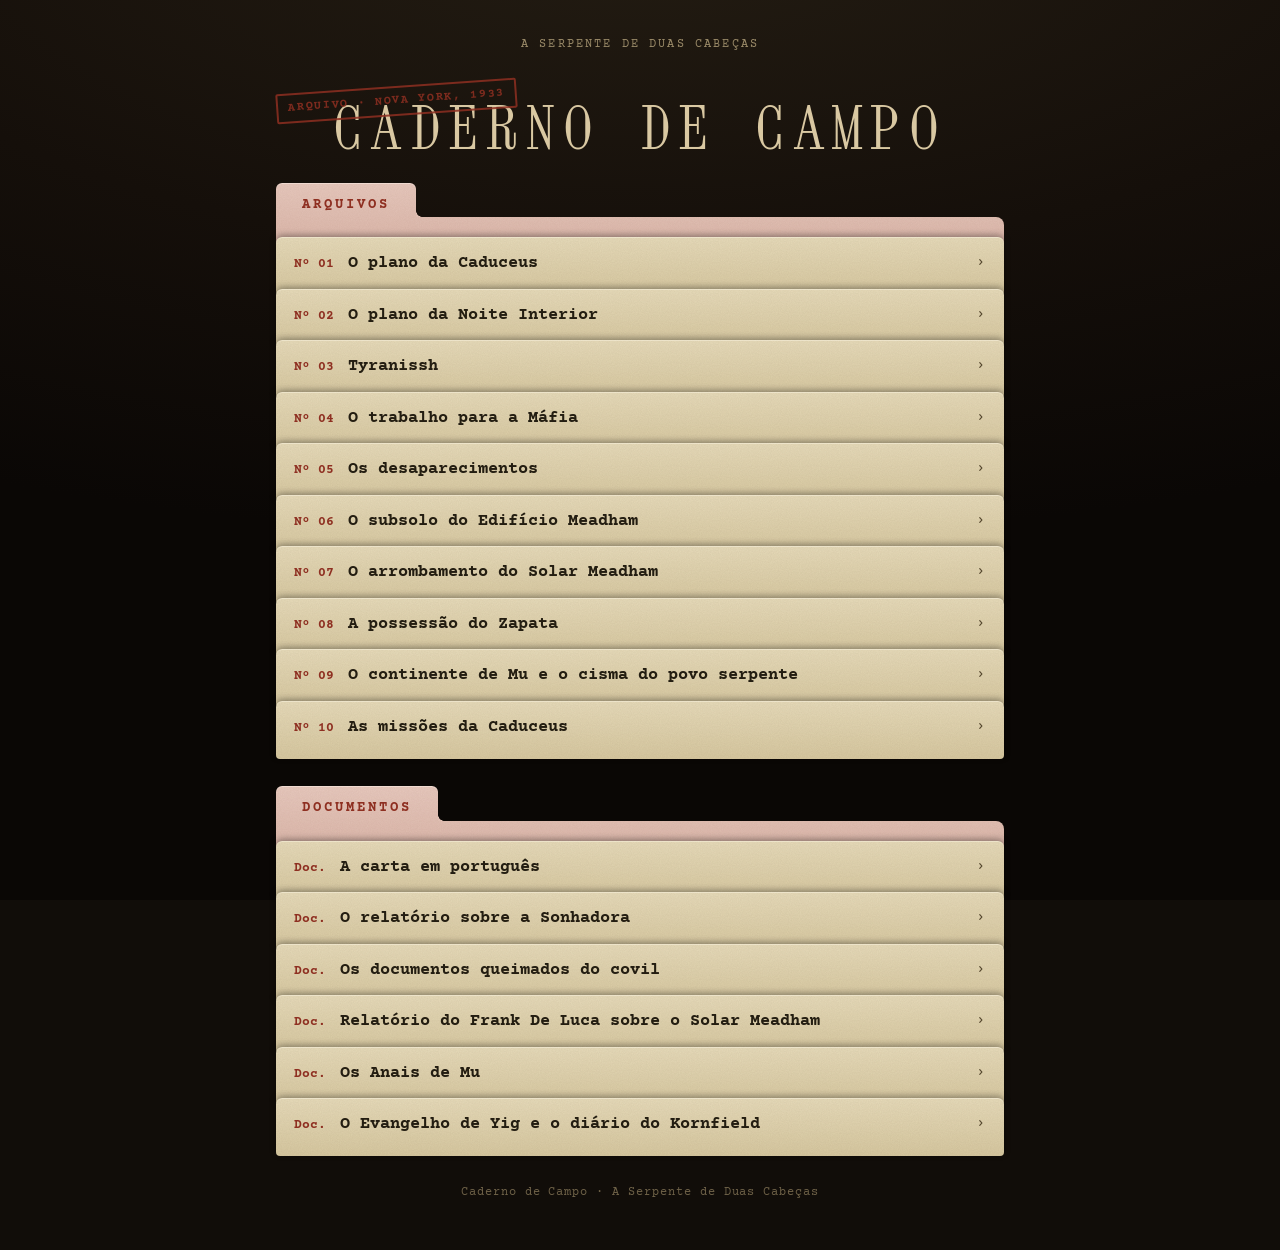
<file: caderno/index.html>
<!doctype html>
<html lang="pt-BR">
<head>
<meta charset="utf-8">
<meta name="viewport" content="width=device-width, initial-scale=1, viewport-fit=cover">
<meta name="claude:viewport-fit-sides" content="cover">
<meta name="robots" content="noindex, nofollow">
<title>Caderno de Campo</title>
<link rel="preconnect" href="https://fonts.googleapis.com">
<link rel="preconnect" href="https://fonts.gstatic.com" crossorigin>
<link rel="stylesheet" href="https://fonts.googleapis.com/css2?family=Courier+Prime:ital,wght@0,400;0,700;1,400&family=Xanh+Mono&family=Crimson+Pro:ital,wght@0,400;0,600;1,400&display=swap">
<link rel="stylesheet" href="assets/estilo.css">
</head>
<body class="pg-capa">
<div class="mesa">
<header class="capa">
<p class="sobre">A Serpente de Duas Cabeças</p>
<div class="titulo-capa">
<span class="carimbo">Arquivo · Nova York, 1933</span>
<h1>Caderno de Campo</h1>
</div>
</header>
<section class="gaveta" aria-label="Arquivos">
<h2><span>Arquivos</span></h2>
<details class="etiqueta" name="fichario">
<summary><span class="num">Nº 01</span><span class="tit">O plano da Caduceus</span><span class="seta" aria-hidden="true">›</span></summary>
<div class="espiada com-foto"><div class="texto"><p class="manchete">A fundação de caridade é a fachada de um plano para escravizar a humanidade.</p><a class="botao" href="fichas/01-o-plano-da-caduceus.html">Pegar a ficha →</a></div><img class="foto" src="fichas/img/01-o-plano-da-caduceus.webp" alt="" decoding="async"></div>
</details>
<details class="etiqueta" name="fichario">
<summary><span class="num">Nº 02</span><span class="tit">O plano da Noite Interior</span><span class="seta" aria-hidden="true">›</span></summary>
<div class="espiada com-foto"><div class="texto"><p class="manchete">A seita extremista do povo serpente quer apagar a humanidade do mapa.</p><a class="botao" href="fichas/02-o-plano-da-noite-interior.html">Pegar a ficha →</a></div><img class="foto" src="fichas/img/02-o-plano-da-noite-interior.webp" alt="" decoding="async"></div>
</details>
<details class="etiqueta" name="fichario">
<summary><span class="num">Nº 03</span><span class="tit">Tyranissh</span><span class="seta" aria-hidden="true">›</span></summary>
<div class="espiada com-foto"><div class="texto"><p class="manchete">A feiticeira resgatada na Bolívia está solta, e não joga para nenhum dos lados.</p><a class="botao" href="fichas/03-tyranissh.html">Pegar a ficha →</a></div><img class="foto" src="fichas/img/03-tyranissh.webp" alt="" decoding="async"></div>
</details>
<details class="etiqueta" name="fichario">
<summary><span class="num">Nº 04</span><span class="tit">O trabalho para a Máfia</span><span class="seta" aria-hidden="true">›</span></summary>
<div class="espiada com-foto"><div class="texto"><p class="manchete">A família Bonanno espera uma resposta, e ela está demorando muito...</p><a class="botao" href="fichas/04-o-trabalho-da-mafia.html">Pegar a ficha →</a></div><img class="foto" src="fichas/img/04-o-trabalho-da-mafia.webp" alt="" decoding="async"></div>
</details>
<details class="etiqueta" name="fichario">
<summary><span class="num">Nº 05</span><span class="tit">Os desaparecimentos</span><span class="seta" aria-hidden="true">›</span></summary>
<div class="espiada com-foto"><div class="texto"><p class="manchete">Dois conhecidos do grupo sumiram depois de fazer perguntas sobre a Caduceus.</p><a class="botao" href="fichas/05-os-desaparecimentos.html">Pegar a ficha →</a></div><img class="foto" src="fichas/img/05-os-desaparecimentos.webp" alt="" decoding="async"></div>
</details>
<details class="etiqueta" name="fichario">
<summary><span class="num">Nº 06</span><span class="tit">O subsolo do Edifício Meadham</span><span class="seta" aria-hidden="true">›</span></summary>
<div class="espiada com-foto"><div class="texto"><p class="manchete">Há um andar abaixo do porão do Edifício Meadham que não aparece em lugar nenhum.</p><a class="botao" href="fichas/06-o-subsolo-do-meadham.html">Pegar a ficha →</a></div><img class="foto" src="fichas/img/06-o-subsolo-do-meadham.webp" alt="" decoding="async"></div>
</details>
<details class="etiqueta" name="fichario">
<summary><span class="num">Nº 07</span><span class="tit">O arrombamento do Solar Meadham</span><span class="seta" aria-hidden="true">›</span></summary>
<div class="espiada com-foto"><div class="texto"><p class="manchete">A Noite Interior invadiu a casa de campo da Caduceus e, pelo que o Hawkes lembra, saiu sem levar nada.</p><a class="botao" href="fichas/07-o-arrombamento-do-solar-meadham.html">Pegar a ficha →</a></div><img class="foto" src="fichas/img/07-o-arrombamento-do-solar-meadham.webp" alt="" decoding="async"></div>
</details>
<details class="etiqueta" name="fichario">
<summary><span class="num">Nº 08</span><span class="tit">A possessão do Zapata</span><span class="seta" aria-hidden="true">›</span></summary>
<div class="espiada com-foto"><div class="texto"><p class="manchete">Algo vive no corpo do Zapata, e diz que agora os dois são um só.</p><a class="botao" href="fichas/08-a-possessao-do-zapata.html">Pegar a ficha →</a></div><img class="foto" src="fichas/img/08-a-possessao-do-zapata.webp" alt="" decoding="async"></div>
</details>
<details class="etiqueta" name="fichario">
<summary><span class="num">Nº 09</span><span class="tit">O continente de Mu e o cisma do povo serpente</span><span class="seta" aria-hidden="true">›</span></summary>
<div class="espiada com-foto"><div class="texto"><p class="manchete">Mu existiu. Uma guerra entre as serpentes o tirou do mundo, mas parece que as três facções ainda brigam por ele.</p><a class="botao" href="fichas/09-mu-e-o-cisma-do-povo-serpente.html">Pegar a ficha →</a></div><img class="foto" src="fichas/img/09-mu-e-o-cisma-do-povo-serpente.webp" alt="" decoding="async"></div>
</details>
<details class="etiqueta" name="fichario">
<summary><span class="num">Nº 10</span><span class="tit">As missões da Caduceus</span><span class="seta" aria-hidden="true">›</span></summary>
<div class="espiada com-foto"><div class="texto"><p class="manchete">Bolívia, Bornéu, Oklahoma e Islândia: o que a Caduceus pediu em cada viagem, e o que o grupo encontrou lá.</p><a class="botao" href="fichas/10-as-missoes-da-caduceus.html">Pegar a ficha →</a></div><img class="foto" src="fichas/img/10-as-missoes-da-caduceus.webp" alt="" decoding="async"></div>
</details>
</section>
<section class="gaveta" aria-label="Documentos">
<h2><span>Documentos</span></h2>
<details class="etiqueta" name="documentos">
<summary><span class="num">Doc.</span><span class="tit">A carta em português</span><span class="seta" aria-hidden="true">›</span></summary>
<div class="espiada"><div class="texto"><p class="manchete">Carta do escritório da Caduceus em Santos sobre um portal no Brasil, com anotações à mão do Gonçalves.</p><a class="botao" href="documentos/ny3-carta-cerqueira-ilha-queimada.html">Ver o documento →</a></div><div class="lado"></div></div>
</details>
<details class="etiqueta" name="documentos">
<summary><span class="num">Doc.</span><span class="tit">O relatório sobre a Sonhadora</span><span class="seta" aria-hidden="true">›</span></summary>
<div class="espiada"><div class="texto"><p class="manchete">Relatório do Gonçalves sobre a Tyranissh, achado num fichário trancado do laboratório do 7º andar.</p><a class="botao" href="documentos/ny5-relatorio-goncalves-sonhadora.html">Ver o documento →</a></div><div class="lado"></div></div>
</details>
<details class="etiqueta" name="documentos">
<summary><span class="num">Doc.</span><span class="tit">Os documentos queimados do covil</span><span class="seta" aria-hidden="true">›</span></summary>
<div class="espiada"><div class="texto"><p class="manchete">Restos de papéis da Noite Interior que o Zapata salvou do fogo num porão de Nova York.</p><a class="botao" href="documentos/covil-documentos-queimados.html">Ver o documento →</a></div><div class="lado"></div></div>
</details>
<details class="etiqueta" name="documentos">
<summary><span class="num">Doc.</span><span class="tit">Relatório do Frank De Luca sobre o Solar Meadham</span><span class="seta" aria-hidden="true">›</span></summary>
<div class="espiada"><div class="texto"><p class="manchete">O que o Hawkes guardou de cabeça sobre um relatório da segurança da Caduceus que leu e devolveu.</p><a class="botao" href="documentos/ny1-relatorio-de-luca-solar.html">Ver o documento →</a></div><div class="lado"></div></div>
</details>
<details class="etiqueta" name="documentos">
<summary><span class="num">Doc.</span><span class="tit">Os Anais de Mu</span><span class="seta" aria-hidden="true">›</span></summary>
<div class="espiada"><div class="texto"><p class="manchete">Pergaminhos de Mu que contam a história do continente e a guerra do povo serpente.</p><a class="botao" href="documentos/anais-de-mu.html">Ver o documento →</a></div><div class="lado"></div></div>
</details>
<details class="etiqueta" name="documentos">
<summary><span class="num">Doc.</span><span class="tit">O Evangelho de Yig e o diário do Kornfield</span><span class="seta" aria-hidden="true">›</span></summary>
<div class="espiada"><div class="texto"><p class="manchete">A Bíblia reescrita do Kornfield e o diário de como ele voltou da morte.</p><a class="botao" href="documentos/evangelho-de-yig.html">Ver o documento →</a></div><div class="lado"></div></div>
</details>
</section>
<footer class="rodape">Caderno de Campo · A Serpente de Duas Cabeças</footer>
</div>
<script src="assets/app.js"></script>
</body>
</html>
</file>
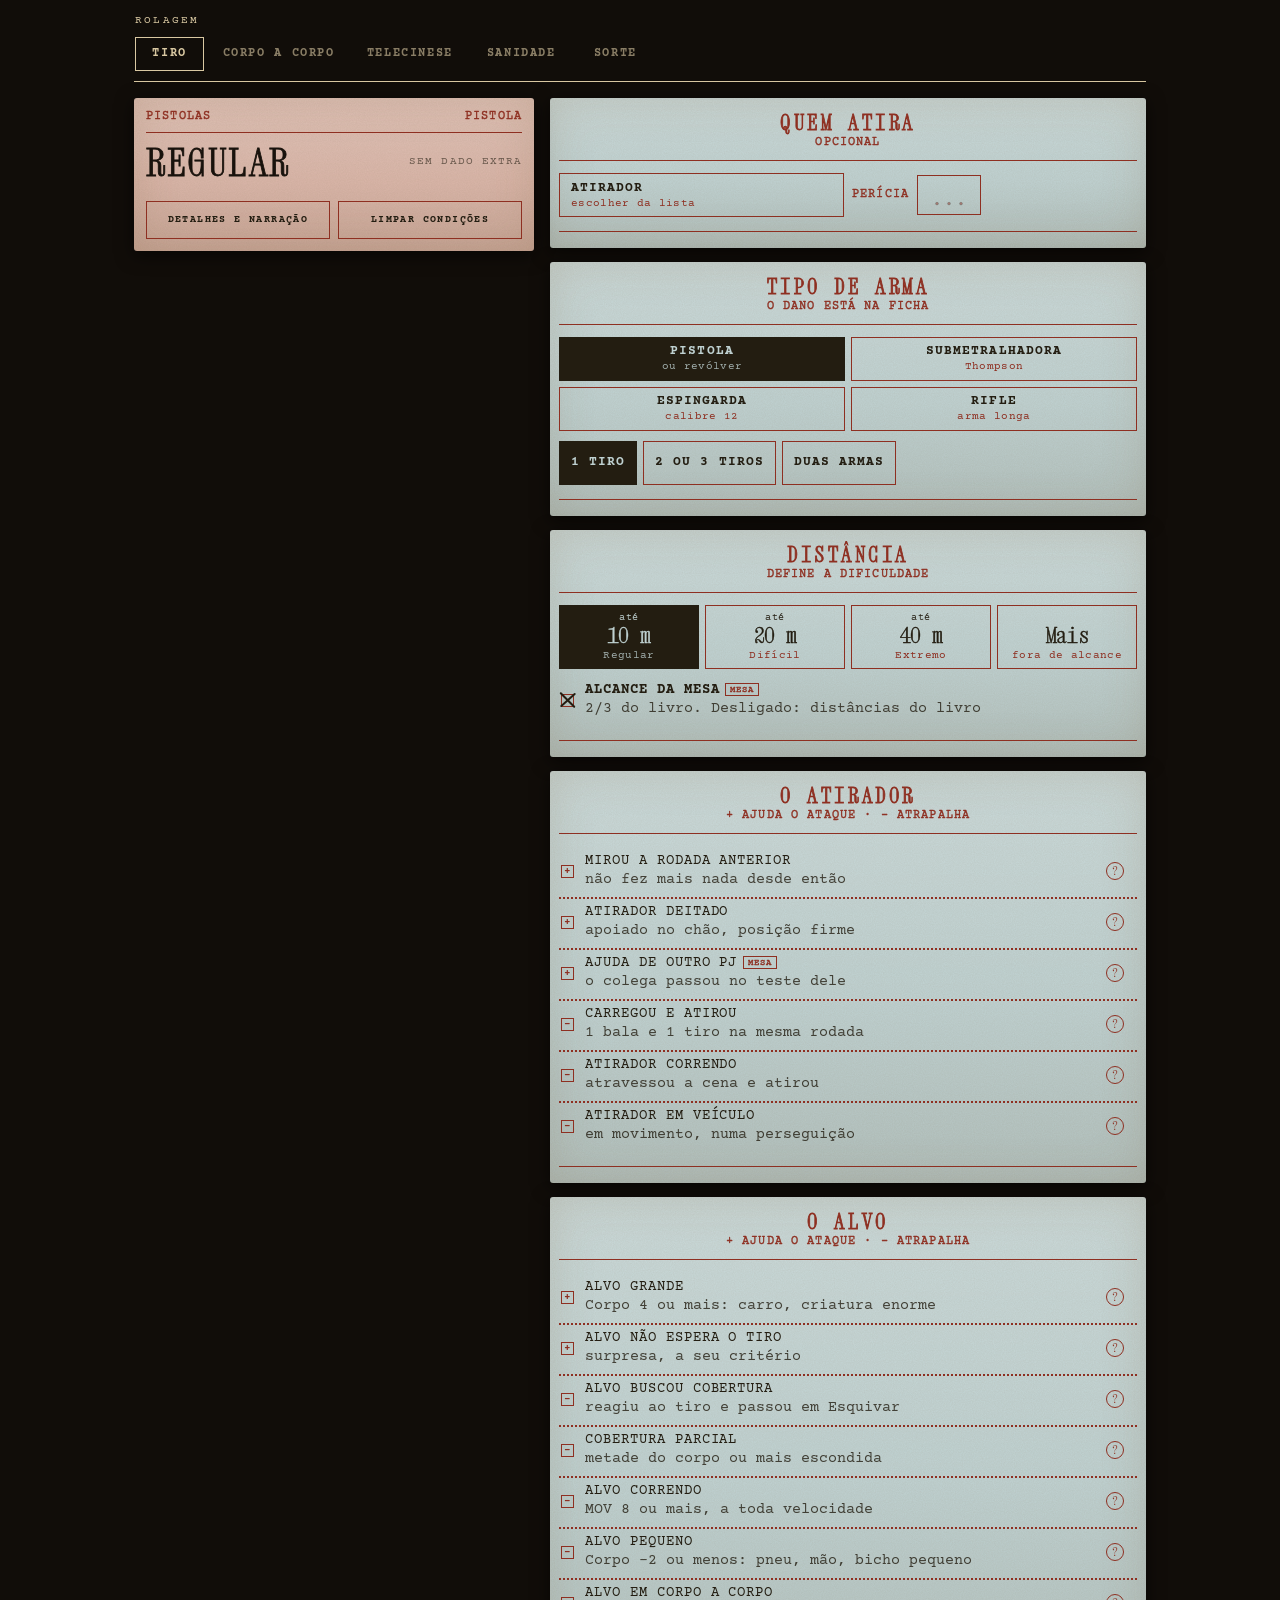
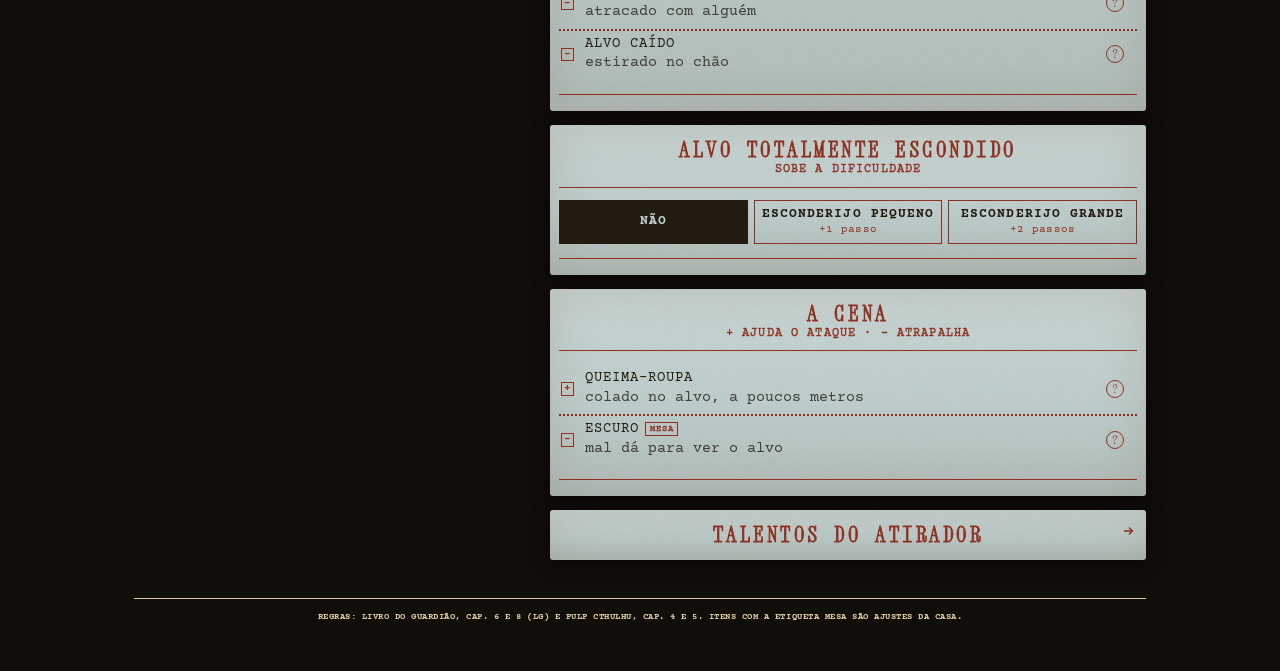
<file: rolagem/index.html>
<!DOCTYPE html>
<html lang="pt-BR">
<head>
<meta charset="utf-8">
<meta name="viewport" content="width=device-width, initial-scale=1">
<meta name="robots" content="noindex, nofollow">
<title>Rolagem de Combate</title>
<link rel="preconnect" href="https://fonts.googleapis.com">
<link rel="preconnect" href="https://fonts.gstatic.com" crossorigin>
<link href="https://fonts.googleapis.com/css2?family=Courier+Prime:ital,wght@0,400;0,700;1,400;1,700&family=Xanh+Mono&display=swap" rel="stylesheet">
<style>
/* Ferramenta de Rolagem. Receita visual: OS/DESIGN.md (dossiê: vermelho é o impresso, preto é o
   que muda). Celular primeiro (tela de 390); no portal do Mestre (900 px ou mais) a escala sobe. */
:root{
  --mesa:#110d09; --papel:#e7dcc0; --azul:#bfd1d1; --rosa:#d9b5a8; --sangue:#8e2f21;
  --tinta:#231d11; --escuro:#18120c; --tinta-clara:#d9c8a2; --verde:#3d5a36;
  --fio:1.33px;
  --pt:radial-gradient(circle at 1px 1px, var(--sangue) .95px, transparent 1.2px);
  --f-maquina:'Courier Prime','Courier New',Courier,monospace;
  --f-titulo:'Xanh Mono','Courier Prime','Courier New',monospace;
  --f-texto:var(--f-maquina);           /* texto corrido: em revisão (19/11/2026) */
  --t-texto:13px;
  --t-rot:10px; --t-titulo:18px;
  --ruido:url("data:image/svg+xml,%3Csvg xmlns='http://www.w3.org/2000/svg' width='140' height='140'%3E%3Cfilter id='n'%3E%3CfeTurbulence type='fractalNoise' baseFrequency='0.9' numOctaves='2' stitchTiles='stitch'/%3E%3CfeColorMatrix type='matrix' values='0 0 0 0 0.2 0 0 0 0 0.15 0 0 0 0 0.08 0 0 0 0.25 0'/%3E%3C/filter%3E%3Crect width='140' height='140' filter='url(%23n)' opacity='0.45'/%3E%3C/svg%3E");
  --seta:url("data:image/svg+xml,%3Csvg xmlns='http://www.w3.org/2000/svg' viewBox='0 0 9 10'%3E%3Cpath d='M4.5 0v9M1 5.5l3.5 3.5L8 5.5' fill='none' stroke='%238e2f21' stroke-width='1.33'/%3E%3C/svg%3E");
  color-scheme:dark;
}
*,*::before,*::after{box-sizing:border-box}
html{-webkit-text-size-adjust:100%}
body{margin:0;background:var(--mesa);color:var(--tinta);font-family:var(--f-maquina);font-size:12px;line-height:1.4}
button{font:inherit;color:inherit;background:none;border:0;padding:0;-webkit-tap-highlight-color:transparent;touch-action:manipulation;cursor:pointer}
button:focus-visible,input:focus-visible,summary:focus-visible{outline:1px dashed var(--sangue);outline-offset:2px}
.mesa{max-width:560px;margin:0 auto;padding:13px max(14px,env(safe-area-inset-right)) 48px max(14px,env(safe-area-inset-left));display:flex;flex-direction:column;gap:14px}

/* Superfícies: mesmo ruído e sombra, três cores */
.papel,.azul,.rosa{background-image:var(--ruido),linear-gradient(180deg,rgba(255,255,255,.18) 0%,rgba(255,255,255,0) 55%,rgba(60,40,10,.10) 100%);
  background-size:140px 140px,cover;box-shadow:inset 0 0 46px rgba(120,90,50,.18),0 4px 18px rgba(0,0,0,.6);border-radius:3px}
.papel{background-color:var(--papel)} .azul{background-color:var(--azul)} .rosa{background-color:var(--rosa)}

/* Barra do topo: o lugar e as abas, caixas de fio claro sobre a mesa */
.topo{display:flex;flex-direction:column;gap:9px;color:var(--tinta-clara);border-bottom:var(--fio) solid var(--tinta-clara);padding:0 1px 10px}
.topo h1{font-family:var(--f-maquina);font-weight:400;font-size:9.3px;letter-spacing:.2em;text-transform:uppercase;margin:0}
.abas{display:grid;grid-template-columns:.7fr 1.4fr 1.15fr 1fr .8fr;gap:5px}
.abas button{height:32px;padding:0 4px;white-space:nowrap;border:var(--fio) solid transparent;color:var(--tinta-clara);opacity:.6;font-weight:700;font-size:10px;letter-spacing:.14em;text-transform:uppercase}
.abas button[aria-pressed="true"]{opacity:1;border-color:var(--tinta-clara)}

/* Peças comuns */
.rotulo-s,.v-rotulo,.v-trilha,.lado-n,.grupo-t,.chip small,.tag,.detalhe .fonte{font-size:var(--t-rot);letter-spacing:.1em;text-transform:uppercase;color:var(--sangue);-webkit-text-stroke:.35px var(--sangue)}
.ponto{height:2px;background:var(--pt) 0 0/4px 2px repeat-x}

/* Veredito (rosa, preso no alto) */
.veredito{position:sticky;top:8px;z-index:5;padding:11px 12px 12px;max-height:calc(100vh - 16px);overflow:auto}
.v-rotulo{display:flex;justify-content:space-between;gap:8px;padding-bottom:7px;border-bottom:var(--fio) solid var(--sangue)}
.v-linha{display:flex;align-items:center;justify-content:space-between;gap:10px;flex-wrap:wrap;padding:10px 0 8px}
.v-dif{font-family:var(--f-titulo);font-size:38px;line-height:1;letter-spacing:.04em;text-transform:uppercase;color:var(--escuro);-webkit-text-stroke:.8px var(--escuro)}
.v-dados{display:flex;align-items:center;gap:7px;font-weight:700;font-size:10.5px;letter-spacing:.1em;text-transform:uppercase}
.v-dados.bonus{color:var(--verde)} .v-dados.pen{color:var(--sangue)} .v-dados.zero{color:var(--tinta);opacity:.6;font-weight:400}
.pips{display:flex;gap:4px}
.pip{width:17px;height:17px;border:var(--fio) solid currentColor;display:grid;place-items:center;font-size:13px;line-height:1;background:currentColor}
.pip i{color:var(--rosa);font-style:normal;font-weight:700}
.v-alvo{padding:8px 0 2px;background:var(--pt) 0 0/4px 2px repeat-x;font-size:12px;letter-spacing:.04em;text-transform:uppercase}
.v-alvo b{font-family:var(--f-titulo);font-weight:400;font-size:24px;letter-spacing:-.02em;-webkit-text-stroke:.4px var(--tinta);vertical-align:-2px;text-transform:none}
.v-notas{margin:8px 0 0;padding:0;list-style:none;font-family:var(--f-texto);font-size:var(--t-texto);line-height:1.4;color:rgba(35,29,17,.78)}
.v-notas li{padding-left:13px;position:relative;margin-bottom:3px}
.v-notas li::before{content:'';position:absolute;left:1px;top:.6em;width:4px;height:4px;background:currentColor}
.v-notas li.forte,.v-notas b{color:var(--tinta)}
.v-notas li.forte{font-weight:700}
.v-ag{font-size:calc(var(--t-texto) + 1.5px)}
.v-acoes{display:flex;gap:8px;margin-top:12px}
.v-acoes button{flex:1;min-height:38px;border:var(--fio) solid var(--sangue);font-weight:700;font-size:10px;letter-spacing:.14em;text-transform:uppercase;color:var(--tinta);padding:0 4px}
.v-acoes button[aria-expanded="true"]{background:var(--tinta);color:var(--rosa);border-color:var(--tinta)}
.v-narrar,.v-glos{margin-top:10px;padding:9px 11px;font-family:var(--f-texto);font-size:var(--t-texto);line-height:1.45;
  background:var(--pt) top left/4px 2px repeat-x,var(--pt) bottom left/4px 2px repeat-x,var(--pt) top left/2px 4px repeat-y,var(--pt) top right/2px 4px repeat-y}
.v-narrar{font-style:italic}
.v-narrar p,.v-glos p{margin:0 0 6px} .v-narrar p:last-child,.v-glos p:last-child{margin:0}
.v-luta,.v-dif.luta{font-size:30px}
.lado{display:flex;align-items:center;justify-content:space-between;gap:8px;padding:7px 0;background:var(--pt) 0 0/4px 2px repeat-x}
.lado-n{display:block}
.lado b{font-family:var(--f-titulo);font-weight:400;font-size:22px;-webkit-text-stroke:.4px var(--tinta)}
.v-trilha{line-height:1.6;padding-bottom:7px;border-bottom:var(--fio) solid var(--sangue)}
.v-trilha span{white-space:nowrap} .v-trilha i{font-style:normal;opacity:.5;margin:0 1px}
.v-dif.san{font-size:28px}
.v-de{font-size:11px;opacity:.7}
.v-agora{margin:6px 0 0;font-family:var(--f-texto);font-size:calc(var(--t-texto) + 2px);line-height:1.35}
.dobra-b.v-tempo-b{margin-top:10px;min-height:38px;padding:0 10px;border:var(--fio) solid var(--sangue);color:var(--tinta)}
.v-tempo-b+.v-tempo{background:none;padding-top:8px}
.v-tempo{list-style:none;margin:0;padding:10px 0 0;font-size:12px;display:flex;flex-direction:column;gap:8px}
.v-tempo li{display:flex;gap:9px;align-items:flex-start}
.v-tempo li b{text-transform:uppercase;letter-spacing:.06em}
.v-tempo .n{flex:none;width:20px;height:20px;border:var(--fio) solid var(--sangue);border-radius:50%;display:grid;place-items:center;font-family:var(--f-titulo);font-size:12px;color:var(--sangue)}
.v-tempo li:first-child .n{background:var(--tinta);border-color:var(--tinta);color:var(--rosa)}
.v-tempo small{display:block;font-family:var(--f-texto);font-size:var(--t-texto);line-height:1.35;margin-top:2px}

/* Blocos de escolha (azul): título impresso, conteúdo entre dois fios */
.bloco{padding:13px 9px 16px}
.bloco h2,details.bloco>summary,.bloco>.dobra-b:first-child{display:flex;flex-direction:column;align-items:center;gap:3px;margin:0 0 12px;padding:0 24px 10px;border-bottom:var(--fio) solid var(--sangue);
  font-family:var(--f-titulo);font-weight:400;font-size:var(--t-titulo);line-height:1.1;letter-spacing:.12em;text-transform:uppercase;color:var(--sangue);-webkit-text-stroke:.8px var(--sangue);text-align:center;text-wrap:balance}
.bloco h2 small,.bloco>.dobra-b:first-child small{font-family:var(--f-maquina);font-size:var(--t-rot);letter-spacing:.1em;-webkit-text-stroke:.35px var(--sangue);margin:0}
.bloco h2 .tag{margin:4px 0 0}
section.bloco::after,details.bloco[open]::after{content:'';display:block;border-top:var(--fio) solid var(--sangue);margin-top:14px}
section.bloco:has(>.dobra-b:first-child[aria-expanded="false"])::after{display:none}
section.bloco:has(>.dobra-b:first-child[aria-expanded="false"]),details.bloco:not([open]){padding-bottom:3px}
details.bloco>summary{list-style:none;cursor:pointer;position:relative;min-height:28px}
details.bloco>summary::-webkit-details-marker{display:none}
details.bloco:not([open])>summary,.bloco>.dobra-b:first-child[aria-expanded="false"]{border-bottom:0;margin-bottom:0}
details.bloco>summary::after,.dobra-b::after{content:'';position:absolute;right:4px;top:3px;width:9px;height:10px;background:var(--seta) center/contain no-repeat;transition:transform .18s}
details.bloco:not([open])>summary::after,.dobra-b[aria-expanded="false"]::after{transform:rotate(-90deg)}
.bloco>.dobra-b:first-child{width:100%;position:relative;min-height:30px}

/* Botões de escolha: gabarito de fio vermelho; escolhido, preenchido de tinta */
.chips{display:flex;flex-wrap:wrap;gap:6px}
.chip{min-height:44px;padding:6px 11px;border:var(--fio) solid var(--sangue);text-align:left;line-height:1.15;font-weight:700;font-size:11.5px;letter-spacing:.08em;text-transform:uppercase;color:var(--tinta)}
.chip small{display:block;font-weight:400;margin-top:2px;text-transform:none;letter-spacing:.03em;font-size:10.5px;-webkit-text-stroke:0}
.chip[aria-pressed="true"]{background:var(--tinta);border-color:var(--tinta);color:var(--azul)}
.chip[aria-pressed="true"] small{color:var(--azul);opacity:.8}
.seg{display:grid;grid-auto-flow:column;grid-auto-columns:1fr;gap:6px}
.seg .chip{text-align:center;padding:6px 4px}
.seg .chip b{display:block;font-family:var(--f-titulo);font-weight:400;font-size:17px;letter-spacing:.03em;-webkit-text-stroke:.4px currentColor}
.seg .chip b.dist-n{font-size:22px;white-space:nowrap;text-transform:none;letter-spacing:-.02em}
.seg .chip b.dist-n span{display:block;font-family:var(--f-maquina);font-size:10px;letter-spacing:.08em;line-height:1.1;-webkit-text-stroke:0}
.seg.dois{grid-auto-flow:row;grid-template-columns:1fr 1fr}
.sub{margin-top:10px}
.duplo{display:grid;grid-template-columns:1fr 1fr;gap:8px}
.duplo .chip{width:100%}
.troca-g{grid-template-columns:1fr 44px 1fr}
.troca{align-self:start;width:44px;height:54px;display:grid;place-items:center;border:var(--fio) solid var(--sangue);color:var(--sangue)}
.troca svg{stroke-width:1.5}
.troca:active{background:var(--tinta);color:var(--azul)}

/* Campo de número da ficha */
.pericia{display:flex;align-items:center;gap:8px;margin-top:8px;font-size:var(--t-rot);letter-spacing:.1em;text-transform:uppercase;color:var(--sangue);-webkit-text-stroke:.35px var(--sangue)}
.pericia input{width:64px;height:40px;padding:2px 6px 0;font-family:var(--f-titulo);font-size:24px;color:var(--escuro);-webkit-text-stroke:.4px var(--escuro);background:transparent;border:var(--fio) solid var(--sangue);border-radius:0;text-align:center;-moz-appearance:textfield}
.pericia input::-webkit-outer-spin-button,.pericia input::-webkit-inner-spin-button{-webkit-appearance:none}
.pericia input::placeholder{color:var(--sangue);opacity:.5}
.pericia input:focus{outline:none;background:rgba(255,255,255,.25)}

/* Condições: quadrado de marcação; marcado, o X preto riscado à mão */
.cond+.cond,.sub>.cond:first-child{background:var(--pt) 0 0/4px 2px repeat-x}
.cond-linha{display:flex;align-items:stretch}
.cond-btn{flex:1;display:flex;align-items:center;gap:11px;min-height:48px;padding:7px 2px;text-align:left}
.caixa{flex:none;position:relative;width:13.3px;height:13.3px;border:var(--fio) solid var(--sangue);display:grid;place-items:center;font-weight:700;font-size:11px;line-height:1;color:var(--sangue)}
.caixa::before,.caixa::after{content:'';position:absolute;left:50%;top:50%;width:21px;height:2px;margin:-1px 0 0 -10.5px;border-radius:1px;background:var(--tinta);transform:rotate(45deg);display:none}
.caixa::after{transform:rotate(-42deg);width:20px;margin-left:-10px}
.cond-btn[aria-pressed="true"] .caixa{color:transparent}
.cond-btn[aria-pressed="true"] .caixa::before,.cond-btn[aria-pressed="true"] .caixa::after{display:block}
.caixa.num{width:auto;min-width:22px;height:22px;padding:0 3px;font-family:var(--f-titulo);font-weight:400;font-size:14px;color:var(--sangue)}
.cond-btn[aria-pressed="true"] .caixa.num{background:var(--tinta);border-color:var(--tinta);color:var(--azul)}
.cond-btn[aria-pressed="true"] .caixa.num::before,.cond-btn[aria-pressed="true"] .caixa.num::after{display:none}
.cond-t{display:block;line-height:1.2;font-size:12px;letter-spacing:.07em;text-transform:uppercase}
.cond-btn[aria-pressed="true"] .cond-t{font-weight:700}
.cond-d{display:block;font-family:var(--f-texto);font-size:calc(var(--t-texto) - .5px);line-height:1.3;margin-top:2px;opacity:.8}
.tag{display:inline-block;border:var(--fio) solid var(--sangue);padding:1px 4px 0;margin-left:6px;font-weight:400;white-space:nowrap;font-size:8.5px;line-height:1.2;vertical-align:1px}
.info{flex:none;position:relative;width:44px;display:grid;place-items:center;font-family:var(--f-titulo);font-size:12px;line-height:1;color:var(--sangue)}
.info::before{content:'';position:absolute;left:50%;top:50%;width:18px;height:18px;margin:-9px 0 0 -9px;border:var(--fio) solid var(--sangue);border-radius:50%;z-index:-1}
.info[aria-expanded="true"]{color:var(--azul)}
.info[aria-expanded="true"]::before{background:var(--tinta);border-color:var(--tinta)}
.cond-linha{isolation:isolate}
.detalhe{margin:0 0 12px 24px;padding:9px 11px;font-family:var(--f-texto);font-size:var(--t-texto);line-height:1.45;
  background:var(--pt) top left/4px 2px repeat-x,var(--pt) bottom left/4px 2px repeat-x,var(--pt) top left/2px 4px repeat-y,var(--pt) top right/2px 4px repeat-y}
.detalhe p{margin:0 0 5px} .detalhe p:last-child{margin:0}
.detalhe .fonte{font-family:var(--f-maquina)}
.detalhe .fala{font-style:italic}
.detalhe .cond-btn{min-height:40px;padding:2px 0}
.mesa-alc{margin-top:6px;min-height:44px}
.mesa-alc .cond-t{font-weight:400}
.grupo-t{margin:14px 0 4px}

/* Dobras internas */
.dobra-b{width:100%;position:relative;display:flex;align-items:center;gap:8px;min-height:40px;padding:0 22px 0 0;text-align:left;font-weight:700;font-size:11px;letter-spacing:.12em;text-transform:uppercase;color:var(--tinta)}
.dobra-b small{margin-left:auto;font-weight:400;font-size:var(--t-rot);letter-spacing:.1em;color:var(--sangue);-webkit-text-stroke:.35px var(--sangue)}
.dobra-b::after{top:50%;margin-top:-5px}
.bloco>.dobra-b:first-child::after{top:3px;margin-top:0}
.sub .dobra-b{background:var(--pt) 0 0/4px 2px repeat-x;padding-top:2px}

/* Passo (medidor): número grande, − e + desenhados com fios */
.passo{display:flex;align-items:center;gap:12px}
.passo>button{width:44px;height:40px;border:var(--fio) solid var(--sangue);position:relative;font-size:0}
.passo>button::before,.passo>button[data-v="1"]::after{content:'';position:absolute;left:50%;top:50%;width:10px;height:var(--fio);margin-left:-5px;background:var(--sangue)}
.passo>button[data-v="1"]::after{transform:rotate(90deg)}
.passo b{min-width:48px;text-align:center;font-family:var(--f-titulo);font-weight:400;font-size:40px;line-height:1;color:var(--escuro);-webkit-text-stroke:.4px var(--escuro)}
.passo span{font-size:var(--t-rot);letter-spacing:.1em;text-transform:uppercase;color:var(--sangue);-webkit-text-stroke:.35px var(--sangue);line-height:1.3}

.limpa{padding:4px 0;font-size:11px;font-weight:700;letter-spacing:.1em;text-transform:uppercase;text-decoration:underline;text-decoration-thickness:var(--fio);text-underline-offset:3px;color:var(--sangue)}
.nota{margin:10px 0 0;font-family:var(--f-texto);font-size:var(--t-texto);line-height:1.45}
.nota b{font-family:var(--f-maquina);text-transform:uppercase;letter-spacing:.06em;font-size:11.5px}
.tabela{width:100%;border-collapse:collapse;font-family:var(--f-texto);font-size:var(--t-texto);margin-top:6px}
.tabela td{padding:7px 4px 6px;background:var(--pt) 0 0/4px 2px repeat-x;vertical-align:top;line-height:1.35}
.tabela td:first-child{font-family:var(--f-titulo);font-size:15px;white-space:nowrap;width:1%;padding-right:10px;-webkit-text-stroke:.4px var(--tinta)}

/* Folha de escolha (personagens: papel) */
.folha{position:fixed;inset:0;z-index:20;background:rgba(10,7,5,.75);display:flex;align-items:flex-end;justify-content:center}
.folha-papel{width:100%;max-width:560px;max-height:78vh;display:flex;flex-direction:column;border-radius:3px 3px 0 0;padding:14px 13px max(18px,env(safe-area-inset-bottom))}
.folha-topo{display:flex;justify-content:space-between;align-items:center;gap:12px;padding-bottom:10px;border-bottom:var(--fio) solid var(--sangue)}
.folha-topo h2{font-family:var(--f-titulo);font-weight:400;font-size:20px;letter-spacing:.13em;text-transform:uppercase;color:var(--sangue);-webkit-text-stroke:.8px var(--sangue);margin:0}
.folha-topo .limpa{margin-left:14px}
.folha-lista{overflow:auto;-webkit-overflow-scrolling:touch}
.item{display:block;width:100%;min-height:56px;padding:10px 2px;text-align:left;line-height:1.2;font-size:15px;letter-spacing:.12em;text-transform:uppercase}
.item+.item{background:var(--pt) 0 0/4px 2px repeat-x}
.item small{display:block;margin-top:3px;font-family:var(--f-texto);font-size:calc(var(--t-texto) - .5px);letter-spacing:0;text-transform:none;opacity:.8}
.item.seta{position:relative;padding-right:28px}
.item.seta::after{content:'';position:absolute;right:6px;top:50%;width:9px;height:10px;margin-top:-5px;background:var(--seta) center/contain no-repeat;transform:rotate(-90deg)}
.item[aria-pressed="true"]{font-weight:700}
.item[aria-pressed="true"]::before{content:'× ';color:var(--sangue)}

.rodape{border-top:var(--fio) solid var(--tinta-clara);margin:22px 0 0;padding:12px 6px 0;color:var(--tinta-clara);font-size:8.5px;letter-spacing:.06em;text-transform:uppercase;line-height:1.5;text-align:center;text-wrap:balance}
[hidden]{display:none!important}

/* Aba Sorte */
.k-tab{margin-top:4px}
.k-tab td:first-child{font-size:18px}
.k-tab b{text-transform:uppercase;letter-spacing:.06em;font-size:11.5px}
.k-rec td{padding-top:8px}
.k-rec b{display:block;margin-bottom:2px}
.k-passa,.k-falha{display:block}
.k-passa{font-weight:700;color:var(--tinta)}
.k-falha{opacity:.7}
.k-aviso{text-transform:none;letter-spacing:0}
.k-aviso b{font-family:var(--f-maquina);font-size:inherit;font-weight:700;-webkit-text-stroke:0;vertical-align:0;text-transform:uppercase;letter-spacing:.06em}
.k-grade{display:grid;grid-template-columns:1fr 1fr;gap:8px 14px;padding-top:6px}
.k-lin{margin:0;justify-content:space-between}
.k-lin span{color:var(--tinta);-webkit-text-stroke:0;font-weight:700;font-size:11.5px;letter-spacing:.08em;line-height:1.2}
.k-lin small{display:block;font-weight:400;color:var(--sangue);font-size:var(--t-rot)}
.k-lin .k-v{font-family:var(--f-titulo);font-size:24px;color:var(--escuro);-webkit-text-stroke:.4px var(--escuro);min-width:40px;text-align:right;font-weight:400}

@media (max-width:380px){ .v-dif{font-size:32px} .abas button{letter-spacing:.08em} }

/* Portal do Mestre (900 px ou mais): mesma receita, escala 1,2 e fio vermelho de 1,9 px */
@media (min-width:900px){
  :root{--fio:1.9px;--t-texto:15px;--t-rot:11.5px;--t-titulo:21px}
  .mesa{max-width:1040px;display:grid;grid-template-columns:400px 1fr;gap:16px;align-items:start}
  .topo,.rodape{grid-column:1 / -1}
  .topo{border-bottom-width:1.33px}
  .topo h1{font-size:11px}
  .abas{max-width:520px}
  .abas button{font-size:11.5px;height:34px;border-width:1.33px}
  .veredito{top:16px}
  #controles{display:flex;flex-direction:column;gap:14px}
  .chip{font-size:13px}
  .cond-t{font-size:13.5px}
  .rot,.rodape{font-weight:700}
}
@media (max-width:899px){ #controles{display:contents} }

/* Barra de voltar ao portal dos jogadores. Só aparece no site publicado (GitHub Pages), nunca no Portal do Mestre. */
.ths-topo{grid-column:1 / -1;display:flex;align-items:center;justify-content:space-between;color:var(--tinta-clara);border-bottom:1.33px solid var(--tinta-clara);padding:0 1px 7px;font-family:var(--f-maquina)}
.ths-topo a{display:inline-flex;color:inherit;text-decoration:none;padding:10px;margin:-10px}
.ths-topo i{width:11.2px;height:11.2px;border:1.33px solid currentColor;display:grid;place-items:center}
.ths-topo svg{width:8px;height:6px;stroke:currentColor;fill:none;stroke-width:1.33}
.ths-topo b{height:11.2px;border:1.33px solid currentColor;border-left:0;font-size:7.2px;letter-spacing:.2em;padding:0 7px 0 8px;line-height:10px;text-transform:uppercase}
.ths-topo span{font-size:9.3px;letter-spacing:.2em;text-transform:uppercase}
</style>
</head>
<body>
<div class="mesa">
  <header class="topo"><h1>Rolagem</h1><nav class="abas" id="abas"></nav></header>
  <section class="veredito rosa" id="veredito" aria-live="polite"></section>
  <main id="controles"></main>
  <div class="folha" id="folha" hidden></div>
  <p class="rodape">Regras: Livro do Guardião, cap. 6 e 8 (LG) e Pulp Cthulhu, cap. 4 e 5. Itens com a etiqueta MESA são ajustes da casa.</p>
</div>

<script src="dados.js?v=c134964e"></script>
<script>
const B=window.BANCO||{armas:[],personagens:[]};
const ARMAS=B.armas, PERS=B.personagens;
const TIPOS=[
  {id:'pistola',nome:'Pistola',sub:'ou revólver',tipo:'pistola',base:15},
  {id:'auto',nome:'Submetralhadora',sub:'Thompson',tipo:'auto',base:20,defeito:96},
  {id:'espingarda',nome:'Espingarda',sub:'calibre 12',tipo:'espingarda',faixas:[10,20,50],longa:true},
  {id:'rifle',nome:'Rifle',sub:'arma longa',tipo:'rifle',base:110,longa:true}
];
const tipoDaArma=id=>((ARMAS.find(x=>x.id===id)||{}).tipo)||'pistola';
const PERICIA={pistola:'Pistolas',auto:'Submetralhadoras',espingarda:'Espingardas',rifle:'Rifles'};
const GRUPOS=[['pj','Jogadores'],['lacaio','Lacaios'],['pnj','NPCs']];
const ordem=(a,b)=>a.nome.localeCompare(b.nome,'pt');
const DIFS=['Regular','Difícil','Extremo','Só com 01','Impossível'];
const DIST_FALA=['Está ao alcance: dá para ver o rosto do alvo.','Está longe: um vulto do tamanho de um polegar.','Está muito longe: quase um ponto no fim da rua.'];
const BONUS=[
  {id:'queima',q:'c',t:'Queima-roupa',d:'colado no alvo, a poucos metros',r:'Alvo a até DES do atirador ÷ 15 metros (DES 60 dá 4 m). Não vale para rifle nem espingarda longa. Quem atira assim pode ser atacado ou desarmado no corpo a corpo.',f:'LG 113 e 127',n:'Está tão perto que o cano quase encosta.'},
  {id:'mira',q:'a',t:'Mirou a rodada anterior',d:'não fez mais nada desde então',r:'Declara a mira no turno e atira no mesmo turno da rodada seguinte. Só vale 1 dado. Perde a mira se levar dano ou se mover.',f:'LG 113',n:'O alvo fica parado na linha da mira por um instante longo.'},
  {id:'grande',q:'d',t:'Alvo grande',d:'Corpo 4 ou mais: carro, criatura enorme',r:'Alvo com Corpo 4 ou mais dá 1 dado de bônus.',f:'LG 113',n:'É grande demais para errar.'},
  {id:'deitado',q:'a',t:'Atirador deitado',d:'apoiado no chão, posição firme',r:'Quem atira deitado ganha 1 dado de bônus.',f:'LG 128, Pulp 66',n:'O chão firma o braço e a arma.'},
  {id:'surpresa',q:'d',t:'Alvo não espera o tiro',d:'surpresa, a seu critério',r:'Tiro de surpresa sempre exige teste, mas o Guardião pode dar 1 dado de bônus. O alvo pode testar Encontrar, Escutar ou Psicologia para perceber antes.',f:'LG 107',n:'Ele está de costas, sem ideia do que vem.'},
  {id:'ajuda',q:'a',t:'Ajuda de outro PJ',d:'o colega passou no teste dele',mesa:true,r:'Prática da mesa: um PJ faz uma ação que ajuda e passa no próprio teste; o ajudado ganha 1 dado de bônus.',f:'Ajuste da mesa',n:'A ajuda abre uma brecha clara por um segundo.'}
];
const PEN=[
  {id:'buscou',q:'d',t:'Alvo buscou cobertura',d:'reagiu ao tiro e passou em Esquivar',r:'Quem vai levar tiro pode reagir com um teste de Esquivar. Se passar, o atirador leva 1 dado de penalidade. Passando ou não, quem reagiu perde o próximo ataque.',f:'LG 113',n:'Ele se joga atrás do que estiver mais perto.'},
  {id:'parcial',q:'d',t:'Cobertura parcial',d:'metade do corpo ou mais escondida',r:'Com metade do alvo oculta ou mais, 1 dado de penalidade. Dá para atirar através da cobertura: o dano desconta a armadura dela.',f:'LG 113 e 127, Pulp 66',n:'Só aparecem o ombro e a aba do chapéu.'},
  {id:'rapido',q:'d',t:'Alvo correndo',d:'MOV 8 ou mais, a toda velocidade',r:'Alvo se movendo a toda (MOV 8 ou mais) dá 1 dado de penalidade.',f:'LG 113',n:'Ele cruza a rua num pique só.'},
  {id:'pequeno',q:'d',t:'Alvo pequeno',d:'Corpo -2 ou menos: pneu, mão, bicho pequeno',tal:'aguia',r:'Alvo de Corpo -2 ou menos dá 1 dado de penalidade.',f:'LG 113',n:'É um alvo do tamanho de um prato.'},
  {id:'melee',q:'d',t:'Alvo em corpo a corpo',d:'atracado com alguém',tal:'aguia',r:'Atirar em quem está brigando dá 1 dado de penalidade. Um Desastre acerta um aliado: o de menor Sorte.',f:'LG 114',n:'Os dois rolam juntos, um na frente do outro.'},
  {id:'caido',q:'d',t:'Alvo caído',d:'estirado no chão',r:'Alvo deitado é um alvo menor: 1 dado de penalidade. Não vale à queima-roupa.',f:'LG 128, Pulp 66',n:'Ele está colado ao chão, quase sem silhueta.'},
  {id:'recarga',q:'a',t:'Carregou e atirou',d:'1 bala e 1 tiro na mesma rodada',tal:'recarga',r:'Colocar uma bala e atirar na mesma rodada dá 1 dado de penalidade. Recarregar de verdade: 2 balas por rodada, ou 1 rodada para trocar o pente.',f:'LG 113',n:'Os dedos ainda fecham o tambor quando o tiro sai.'},
  {id:'correndo',q:'a',t:'Atirador correndo',d:'atravessou a cena e atirou',r:'Quem corre (MOV x 5 metros na rodada) atira sem firmar a postura: 1 dado de penalidade.',f:'LG 127',n:'O tiro sai no meio da corrida.'},
  {id:'veiculo',q:'a',t:'Atirador em veículo',d:'em movimento, numa perseguição',r:'Atirar de um veículo em movimento dá 1 dado de penalidade. Parado, ou gastando 1 ação de movimento, não.',f:'LG 142',n:'O carro sacode a cada buraco.'},
  {id:'escuro',q:'c',t:'Escuro',d:'mal dá para ver o alvo',mesa:true,tal:'noturna',r:'O capítulo de combate não traz regra de escuridão. Na mesa: 1 dado de penalidade.',f:'Ajuste da mesa',n:'Só dá para ver o clarão dos disparos.'}
];
const TAL={
  rapido:{nome:'Tiro Rápido',d:'ignora a penalidade de vários tiros de pistola'},
  aguia:{nome:'Olhos de Águia',d:'ignora alvo pequeno e alvo em corpo a corpo'},
  recarga:{nome:'Recarga Rápida',d:'ignora a penalidade de carregar e atirar'},
  noturna:{nome:'Visão Noturna',d:'ignora a penalidade do escuro'}
};

const S={aba:'tiro',pers:null,folha:null,pericia:null,arma:'pistola',dist:0,tiros:1,duas:false,modo:'unico',on:{},escondido:0,atraves:false,tal:{},narrar:false,aberto:{}};
const arma=()=>TIPOS.find(a=>a.id===S.arma);
const pers=()=>PERS.find(p=>p.id===S.pers)||null;
function periciaDoPers(){const p=pers();if(p){S.pericia=(p.pericias||{})[arma().tipo]||null;}}
let MESA=true; try{ MESA=localStorage.getItem('rolagem-alcance-mesa')!=='0'; }catch(e){}
const faixas=a=>{ const f=a.faixas||[a.base,a.base*2,a.base*4]; return MESA?f.map(m=>Math.round(m*2/3)):f; };

function chance(alvo,net){
  if(alvo<=0) return 0;
  const k=Math.abs(net), n=Math.pow(10,k+1); let ok=0;
  for(let u=0;u<10;u++) for(let c=0;c<n;c++){
    let x=c,best=null;
    for(let i=0;i<=k;i++){
      const t=x%10; x=Math.floor(x/10);
      const v=(t===0&&u===0)?100:t*10+u;
      best=best===null?v:(net>0?Math.min(best,v):Math.max(best,v));
    }
    if(best<=alvo) ok++;
  }
  return Math.round(100*ok/(10*n));
}

function calc(){
  const a=arma(), fx=faixas(a), on=id=>!!S.on[id];
  if(S.dist>=fx.length) return {fora:true,a,fx};
  let dif=S.dist,bon=0,pen=0; const notas=[],falas=[DIST_FALA[Math.min(S.dist,2)]];
  BONUS.forEach(c=>{
    if(!on(c.id)) return;
    if(c.id==='queima'&&a.longa){notas.push(['Queima-roupa não vale para arma longa.',1]);return;}
    bon++; falas.push(c.n);
  });
  const pistola=a.tipo==='pistola', varios=pistola&&(S.tiros>1||S.duas);
  if(varios){
    if(S.tal.rapido) notas.push(['Tiro Rápido anula a penalidade dos vários tiros.']);
    else pen++;
  }
  PEN.forEach(c=>{
    if(!on(c.id)) return;
    if(c.tal&&S.tal[c.tal]){notas.push([TAL[c.tal].nome+' ignora: '+c.t.toLowerCase()+'.']);return;}
    if(c.id==='caido'&&on('queima')&&!a.longa){notas.push(['Alvo caído não atrapalha à queima-roupa.']);return;}
    pen++; falas.push(c.n);
  });
  const auto=a.tipo==='auto'&&S.modo==='auto';
  let net=bon-pen;
  if(net<-2) net=-2;
  if(net>2) net=2;
  dif=Math.min(dif+S.escondido,4);
  if(S.escondido) falas.push('Não dá para ver o alvo: é atirar no palpite, através da cobertura.');

  const p=S.pericia; let alvo=null,ch=null;
  if(p&&dif<4){
    alvo=[p,Math.floor(p/2),Math.floor(p/5),1][dif];
    let teto=(a.defeito||100)-1;
    if(pistola&&S.duas) teto=Math.min(teto,p>=50?95:89);
    alvo=Math.min(alvo,teto);
    ch=chance(alvo,net);
  }
  const cobre=(on('parcial')&&S.atraves)||S.escondido>0;
  if(cobre) notas.unshift(['Dano da ficha menos a armadura da cobertura: cerca fina 1, madeira grossa 3, mureta de tijolo 10.',1]);
  if(varios) notas.push([(S.duas?'Até 3 tiros por arma, 6 no total':'Até 3 tiros')+': um teste para cada tiro.']);
  if(pistola&&S.duas) notas.push(['Duas armas: de '+(p?(p>=50?'96':'90'):'96 (ou 90, com perícia abaixo de 50)')+' a 100 é Desastre.',1]);
  if(auto){
    const b=p?Math.max(3,Math.floor(p/10)):null;
    notas.push(['Uma rajada por rodada, um teste: '+(b?b+' balas':'tantas balas quanto a dezena da perícia, mínimo 3')+'. Acertou: metade pega'+(b?' ('+Math.max(1,Math.floor(b/2))+')':'')+'. Extremo: todas.',1]);
    notas.push(['Regra da mesa. Sem rajadas extras nem troca de alvo na mesma rodada.']);
  }
  if(a.defeito) notas.push(['Thompson: de '+a.defeito+' a 100 a arma falha (defeito).',1]);
  if(on('buscou')) notas.push(['Quem buscou cobertura perde o próximo ataque.']);
  if(on('mira')) notas.push(['A mira se perde se o atirador levar dano ou se mover.']);
  if(on('melee')&&!S.tal.aguia) notas.push(['Desastre acerta um aliado: o de menor Sorte.']);
  if(dif<2&&a.tipo!=='espingarda'&&!auto) notas.push(['Sucesso Extremo empala: dano máximo mais uma rolagem de dano.']);
  return {a,fx,dif,net,alvo,ch,notas,falas};
}

function esc(s){return String(s).replace(/&/g,'&amp;').replace(/</g,'&lt;')}
function pips(net,curto){
  if(!net) return '<div class="v-dados zero">'+(curto?'sem dado':'Sem dado extra')+'</div>';
  const n=Math.abs(net),b=net>0;
  return '<div class="v-dados '+(b?'bonus':'pen')+'"><span class="pips">'+('<span class="pip"><i>'+(b?'+':'-')+'</i></span>').repeat(n)+'</span>'+(curto?(b?'bônus':'penalidade'):n+(n>1?' dados':' dado')+' de '+(b?'bônus':'penalidade'))+'</div>';
}
function renderVeredito(){
  const r=calc(), a=r.a, el=document.getElementById('veredito');
  const pp=pers();
  let h='<div class="v-rotulo"><span>'+(pp?esc(pp.nome)+': ':'')+PERICIA[a.tipo]+(S.pericia?' '+S.pericia:'')+'</span><span>'+esc(a.nome)+'</span></div>';
  if(r.fora){
    h+='<div class="v-linha"><div class="v-dif">Fora de alcance</div></div><ul class="v-notas"><li>Além de '+r.fx[r.fx.length-1]+' m não há teste: o tiro não chega com precisão.</li></ul>';
  }else{
    h+='<div class="v-linha"><div class="v-dif">'+DIFS[r.dif]+'</div>'+(r.dif<4?pips(r.net):'')+'</div>';
    if(r.alvo!==null) h+='<div class="v-alvo">Passa com <b>'+String(r.alvo).padStart(2,'0')+'</b> ou menos. Chance: <b>'+r.ch+'%</b></div>';
    h+='<ul class="v-notas">'+r.notas.filter(n=>n[1]||S.narrar).map(n=>'<li'+(n[1]?' class="forte"':'')+'>'+esc(n[0])+'</li>').join('')+'</ul>';
    if(S.narrar) h+='<div class="v-narrar">'+r.falas.map(f=>'<p>'+esc(f)+'</p>').join('')+'</div>';
  }
  h+='<div class="v-acoes">'+(r.fora?'':'<button data-a="narrar" aria-expanded="'+S.narrar+'">Detalhes e narração</button>')+'<button data-a="limpar">Limpar condições</button></div>';
  el.innerHTML=h;
}

function chip(a,v,nome,sub,ativo,extra){
  return '<button class="chip" data-a="'+a+'" data-v="'+v+'" aria-pressed="'+ativo+'">'+(extra||'')+esc(nome)+(sub?'<small>'+esc(sub)+'</small>':'')+'</button>';
}
function cond(c,grupo,st){
  st=st||S;
  const ativo=!!st.on[c.id], ab=!!st.aberto[c.id], pq=pers();
  const d=(st===S&&c.id==='queima'&&pq&&pq.des)?'a até '+Math.floor(pq.des/15)+' m do alvo (DES '+pq.des+')':c.d;
  let h='<div class="cond '+(c.def?'pen':grupo)+'"><div class="cond-linha"><button class="cond-btn" data-a="cond" data-v="'+c.id+'" aria-pressed="'+ativo+'"><span class="caixa">'+(grupo==='bonus'&&!c.def?'+':'-')+'</span><span><span class="cond-t">'+esc(c.t)+(c.mesa?'<span class="tag">mesa</span>':'')+'</span><span class="cond-d">'+esc(d)+'</span></span></button><button class="info" data-a="info" data-v="'+c.id+'" aria-expanded="'+ab+'" aria-label="Regra: '+esc(c.t)+'">?</button></div>';
  if(ab) h+='<div class="detalhe"><p>'+esc(c.r)+'</p><p class="fala">Para narrar: '+esc(c.n)+'</p><p class="fonte">'+esc(c.f)+'</p></div>';
  if(st===S&&c.id==='parcial'&&ativo) h+='<div class="detalhe"><button class="cond-btn" data-a="atraves" aria-pressed="'+S.atraves+'"><span class="caixa"></span><span><span class="cond-t">Atirando através da cobertura</span><span class="cond-d">o dano desconta a armadura dela</span></span></button></div>';
  return h+'</div>';
}
function secao(titulo,q,st,B,P,leg){
  const it=B.filter(c=>c.q===q).map(c=>cond(c,'bonus',st)).concat(P.filter(c=>c.q===q).map(c=>cond(c,'pen',st)));
  return it.length?'<section class="bloco azul"><h2>'+titulo+'<small>'+(leg||'+ ajuda o ataque · - atrapalha')+'</small></h2>'+it.join('')+'</section>':'';
}
function renderControles(){
  const a=arma(), fx=faixas(a);
  let h='';
  const p=pers();
  h+='<section class="bloco azul"><h2>Quem atira <small>opcional</small></h2><div class="duplo"><button class="chip" data-a="folha" data-v="quem" aria-pressed="'+!!p+'">Atirador<small>'+esc(p?p.nome:'escolher da lista')+'</small></button><label class="pericia" style="margin:0">Perícia <input id="pericia" type="number" inputmode="numeric" min="1" max="99" placeholder="..." value="'+(S.pericia||'')+'"></label></div>'+(p&&p.nota?'<p class="nota">'+esc(p.nota)+'</p>':'')+'</section>';
  h+='<section class="bloco azul"><h2>Tipo de arma <small>o dano está na ficha</small></h2><div class="seg dois">'+TIPOS.map(x=>chip('arma',x.id,x.nome,x.sub,S.arma===x.id)).join('')+'</div>';
  if(a.tipo==='pistola') h+='<div class="sub chips">'+chip('tiros',1,'1 tiro','',S.tiros===1)+chip('tiros',3,'2 ou 3 tiros','',S.tiros>1)+chip('duas','','Duas armas','',S.duas)+'</div>';
  if(a.tipo==='auto'){
    h+='<div class="sub chips">'+chip('modo','unico','Tiro único','',S.modo==='unico')+chip('modo','auto','Rajada','uma por rodada',S.modo==='auto')+'</div>';
  }
  h+='</section>';
  h+='<section class="bloco azul"><h2>Distância <small>define a dificuldade</small></h2><div class="seg">'+fx.map((m,i)=>'<button class="chip" data-a="dist" data-v="'+i+'" aria-pressed="'+(S.dist===i)+'"><b class="dist-n"><span>até</span> '+m+' m</b><small>'+DIFS[i]+'</small></button>').join('')+'<button class="chip" data-a="dist" data-v="'+fx.length+'" aria-pressed="'+(S.dist>=fx.length)+'"><b class="dist-n"><span>&nbsp;</span>Mais</b><small>fora de alcance</small></button></div><button class="cond-btn mesa-alc" data-a="mesa" aria-pressed="'+MESA+'"><span class="caixa"></span><span><span class="cond-t">Alcance da mesa<span class="tag">mesa</span></span><span class="cond-d">'+(MESA?'2/3 do livro. Desligado: distâncias do livro':'desligado: distâncias do livro. Ligado: 2/3')+'</span></span></button></section>';
  h+=secao('O atirador','a',S,BONUS,PEN)+secao('O alvo','d',S,BONUS,PEN);
  h+='<section class="bloco azul"><h2>Alvo totalmente escondido <small>sobe a dificuldade</small></h2><div class="seg">'+chip('escondido',0,'Não','',S.escondido===0)+chip('escondido',1,'Esconderijo pequeno','+1 passo',S.escondido===1)+chip('escondido',2,'Esconderijo grande','+2 passos',S.escondido===2)+'</div></section>';
  h+=secao('A cena','c',S,BONUS,PEN);
  h+='<details class="bloco azul"'+(S.talAberto?' open':'')+'><summary>Talentos do atirador</summary><div class="chips">'+Object.keys(TAL).map(k=>chip('tal',k,TAL[k].nome,TAL[k].d,!!S.tal[k])).join('')+'</div></details>';
  document.getElementById('controles').innerHTML=h;
}
function resumoPers(p){
  const k=Object.keys(p.pericias||{});
  const per=k.length?k.map(t=>PERICIA[t]+' '+p.pericias[t]).join(', '):'perícia a preencher';
  const ar=(p.armas||[]).map(id=>(ARMAS.find(x=>x.id===id)||{}).nome).filter(Boolean).join(', ');
  return per+(ar?' · '+ar:'');
}
function listas(){
  const base=GRUPOS.map(g=>({k:'g:'+g[0],nome:g[1],f:p=>p.grupo===g[0]}));
  const tags=[...new Set(PERS.flatMap(p=>p.grupos||[]))].sort((a,b)=>a.localeCompare(b,'pt'));
  const tag=t=>({k:'t:'+t,nome:t,f:p=>(p.grupos||[]).includes(t)}), cena=t=>t.startsWith('Cena: ');
  return tags.filter(cena).map(tag).concat(base,tags.filter(t=>!cena(t)).map(tag)).filter(l=>PERS.some(l.f));
}
function renderFolha(){
  const el=document.getElementById('folha');
  if(!S.folha){el.hidden=true;el.innerHTML='';return;}
  let titulo,itens,voltar=false;
  {
    const tiro=S.folha==='quem', atual=tiro?S.pers:L[S.folha];
    const ls=listas(), l=ls.find(x=>x.k===S.lista)||(ls.length===1?ls[0]:null);
    if(!l){
      titulo=tiro?'Quem atira':S.folha==='atac'?'Quem ataca':'Quem é o alvo';
      itens=ls.map(x=>{const n=PERS.filter(x.f); const tem=n.some(q=>q.id===atual);
        return '<button class="item seta" data-a="lista" data-v="'+esc(x.k)+'" aria-pressed="'+tem+'">'+esc(x.nome)+'<small>'+n.length+(n.length>1?' nomes':' nome')+'</small></button>';});
      if(atual) itens.push('<button class="item" data-a="'+(tiro?'semquem':'lpers')+'" data-v="">Ninguém<small>limpar a escolha</small></button>');
    }else{
      titulo=l.nome; voltar=ls.length>1;
      itens=PERS.filter(l.f).sort(ordem).map(x=>'<button class="item" data-a="'+(tiro?'pers':'lpers')+'" data-v="'+x.id+'" aria-pressed="'+(atual===x.id)+'">'+esc(x.nome)+'<small>'+esc(tiro?resumoPers(x):resumoLuta(x))+'</small></button>');
    }
  }
  el.innerHTML='<div class="folha-papel papel" role="dialog" aria-label="'+esc(titulo)+'"><div class="folha-topo"><h2>'+esc(titulo)+'</h2><span>'+(voltar?'<button class="limpa" data-a="voltar">voltar</button> ':'')+'<button class="limpa" data-a="fechar">fechar</button></span></div><div class="folha-lista">'+(itens.length?itens.join(''):'<p class="nota">Nada aqui ainda. Entra pelo banco em OS/6_Combate.</p>')+'</div></div>';
  el.hidden=false;
}
function render(soVeredito){
  const fn={tiro:[renderControles,renderVeredito],luta:[renderControlesLuta,renderVereditoLuta],tele:[renderControlesTele,renderVereditoTele],san:[renderControlesSan,renderVereditoSan],sorte:[renderControlesSorte,renderVereditoSorte]}[S.aba];
  document.getElementById('abas').innerHTML=[['tiro','Tiro'],['luta','Corpo a corpo'],['tele','Telecinese'],['san','Sanidade'],['sorte','Sorte']].map(a=>'<button data-a="aba" data-v="'+a[0]+'" aria-pressed="'+(S.aba===a[0])+'">'+a[1]+'</button>').join('');
  renderFolha();
  if(!soVeredito) fn[0]();
  fn[1]();
}

/* ---------- Corpo a corpo ---------- */
const L={atac:null,alvo:null,pA:null,pD:null,quer:'ferir',resp:'esquiva',on:{},corpo:0,narrar:false,aberto:{}};
const QUER=[['ferir','Ferir','causar dano'],['manobra','Manobra','desarmar, derrubar, agarrar'],['fugir','Fugir','sair da briga']];
const RESP=[['esquiva','Esquiva','só quer escapar'],['lutar','Contra-ataca','quer bater de volta'],['manobra','Manobra','quer agarrar, derrubar'],['nada','Não reage','surpreso, contido, apagado']];
const LB=[
  {id:'numerica',q:'d',t:'Alvo já se defendeu nesta rodada',d:'já esquivou ou contra-atacou outro ataque',r:'Desvantagem numérica: depois que alguém esquiva ou contra-ataca uma vez na rodada, os ataques corpo a corpo seguintes contra ele ganham 1 dado de bônus. Quem tem vários ataques por rodada aguenta esse mesmo número de defesas antes. Não vale para tiro.',f:'LG 108',n:'Ele ainda está virado para o outro quando o golpe chega.'},
  {id:'caido',q:'d',t:'Alvo caído',d:'estirado no chão',r:'Ataque corpo a corpo contra quem está caído ganha 1 dado de bônus. Quem está caído se levanta ao esquivar ou contra-atacar com sucesso, ou no próprio turno.',f:'LG 128, Pulp 66',n:'Ele está no chão, tentando se erguer.'},
  {id:'alvopreso',q:'d',t:'Alvo agarrado ou contido',d:'a defesa dele leva 1 dado de penalidade',def:true,r:'Quem foi agarrado ou posto em desvantagem por uma manobra age com 1 dado de penalidade até se soltar. Soltar-se é uma manobra no turno dele.',f:'LG 106 e 110',n:'Com os braços presos, ele mal consegue se torcer.'},
  {id:'ajuda',q:'a',t:'Ajuda de outro PJ',d:'o colega passou no teste dele',mesa:true,r:'Prática da mesa: um PJ faz uma ação que ajuda e passa no próprio teste; o ajudado ganha 1 dado de bônus.',f:'Ajuste da mesa',n:'A ajuda abre a guarda dele por um instante.'}
];
const LP=[
  {id:'duas',q:'a',t:'Duas armas',d:'um golpe com cada mão',r:'Regra opcional do Pulp: os dois ataques levam 1 dado de penalidade. Desastre de 96 a 100 com perícia 50 ou mais; de 90 a 100 abaixo disso.',f:'Pulp 72',n:'Os dois golpes saem rápidos, e menos firmes.'},
  {id:'preso',q:'a',t:'Atacante agarrado ou contido',d:'está preso por alguém',r:'Quem está agarrado age com 1 dado de penalidade. Contido, não pode simplesmente fugir: precisa de uma manobra para se soltar.',f:'LG 106 e 108',n:'Preso pelo pescoço, ele golpeia como pode.'}
];
const persL=k=>PERS.find(p=>p.id===L[k])||null;
function resumoLuta(p){
  const a=[]; if(p.lutar) a.push('Lutar '+p.lutar); if(p.esquivar) a.push('Esquivar '+p.esquivar); if(p.corpo!=null) a.push('Corpo '+p.corpo);
  return a.length?a.join(' · '):'números a preencher';
}
function preencheLuta(){
  const A=persL('atac'),D=persL('alvo'),fug=L.quer==='fugir';
  if(A) L.pA=(fug?A.esquivar:A.lutar)||null;
  if(D) L.pD=((!fug&&L.resp==='esquiva')?D.esquivar:D.lutar)||null;
  if(A&&D&&A.corpo!=null&&D.corpo!=null) L.corpo=Math.max(0,Math.min(3,D.corpo-A.corpo));
}
function niveis(s,net){
  const d=[0,0,0,0,0],k=Math.abs(net),n=Math.pow(10,k+1);
  for(let u=0;u<10;u++) for(let c=0;c<n;c++){
    let x=c,best=null;
    for(let i=0;i<=k;i++){ const t=x%10; x=Math.floor(x/10); const v=(t===0&&u===0)?100:t*10+u; best=best===null?v:(net>0?Math.min(best,v):Math.max(best,v)); }
    d[best===1?4:best<=Math.floor(s/5)?3:best<=Math.floor(s/2)?2:best<=s?1:0]++;
  }
  return d.map(v=>v/(10*n));
}
function calcLuta(){
  const A=persL('atac'),D=persL('alvo'),on=id=>!!L.on[id];
  const fug=L.quer==='fugir',man=L.quer==='manobra',resp=fug?'lutar':L.resp;
  const r={A,D,fug,man,resp,notas:[],falas:[],perA:fug?'Esquivar':'Lutar',perD:resp==='esquiva'?'Esquivar':'Lutar'};
  let bon=0,pen=0,dpen=0;
  if(!fug){
    LB.forEach(c=>{ if(!on(c.id)) return; if(c.def) dpen++; else bon++; r.falas.push(c.n); });
    if(on('duas')){ pen++; r.falas.push(LP[0].n); r.notas.push(['Duas armas: de '+(L.pA?(L.pA>=50?'96':'90'):'96 (ou 90, com perícia abaixo de 50)')+' a 100 é Desastre.',1]); }
    if(on('preso')){ pen++; r.falas.push(LP[1].n); }
    if(man){ if(L.corpo>=3) r.impossivel=true; else pen+=L.corpo; }
  }else if(on('preso')) r.notas.push(['Contido não foge: antes precisa de uma manobra para se soltar.',1]);
  r.net=Math.max(-2,Math.min(2,bon-pen)); r.dnet=-Math.min(dpen,2);
  if(r.impossivel) return r;
  const dx=A&&A.dano_extra&&A.dano_extra!=='0'?' ('+A.dano_extra+')':'';
  if(resp==='nada'){
    r.auto=true;
    r.notas.push([(man?'A manobra dá certo':'Acerta')+' sem teste; só falha com Desastre. Em dúvida, peça o teste com 1 dado de bônus.',1]);
    if(!man) r.notas.push(['Dano da arma mais dano extra'+dx+'. Desarmado: 1D3.',1]);
    r.notas.push(['Antes, o alvo pode testar Encontrar, Escutar ou Psicologia para perceber o ataque.']);
    r.falas.push('Ele não vê de onde vem.');
    return r;
  }
  r.empate=fug?'Empate: vence a maior perícia.':resp==='esquiva'?'Empate: vence quem esquiva.':'Empate: vence o atacante.';
  if(fug){
    r.notas.push(['Venceu: sai do corpo a corpo. Perdeu: continua atracado e tenta de novo na próxima rodada.',1]);
    r.falas.push('O outro avança junto, sem dar espaço.');
  }else{
    if(man) r.notas.push(['Atacante vence: consegue o que queria (desarmar, derrubar, agarrar, empurrar, soltar-se).',1]);
    else r.notas.push(['Atacante vence: dano da arma mais dano extra'+dx+'. Desarmado: 1D3.',1]);
    r.notas.push([resp==='esquiva'?'Alvo vence: escapa, sem dano para ninguém.':resp==='lutar'?'Alvo vence: é ele quem acerta e causa dano.':'Alvo vence: é a manobra dele que dá certo.',1]);
    if(!man) r.notas.push(['Sucesso Extremo do atacante: dano máximo mais dano extra máximo. Arma que perfura soma ainda uma rolagem.']);
    else r.notas.push(['Quem fica agarrado ou caído age com 1 dado de penalidade até se soltar ou levantar.']);
    r.falas.push(resp==='esquiva'?'Ele recua, só pensando em sair do caminho.':resp==='lutar'?'Ele vem para cima ao mesmo tempo.':'Ele tenta agarrar no meio do golpe.');
  }
  if(!fug) r.notas.push(['Os dois falham: nada acontece.']);
  r.notas.push(['Jogada de combate não pode ser forçada.']);
  if(!fug&&on('numerica')) r.notas.push(['Quem tem vários ataques aguenta esse mesmo número de defesas antes do bônus.']);
  if(L.pA&&L.pD){
    const a=niveis(L.pA,r.net),d=niveis(L.pD,r.dnet); let wa=0,wd=0;
    for(let i=0;i<5;i++) for(let j=0;j<5;j++){
      const p=a[i]*d[j];
      if(i>j) wa+=p; else if(j>i) wd+=p;
      else if(i>0){ if(fug){ if(L.pA>L.pD) wa+=p; else if(L.pD>L.pA) wd+=p; } else if(resp==='esquiva') wd+=p; else wa+=p; }
    }
    r.wa=Math.round(wa*100); r.wd=Math.round(wd*100);
  }
  return r;
}
function renderVereditoLuta(){
  const r=calcLuta(), el=document.getElementById('veredito');
  const qn=QUER.find(q=>q[0]===L.quer)[1];
  let h='<div class="v-rotulo"><span>'+(r.auto||r.impossivel?'Corpo a corpo':'Teste resistido')+'</span><span>'+qn+'</span></div>';
  if(r.impossivel){
    h+='<div class="v-linha"><div class="v-dif luta">Impossível</div></div><ul class="v-notas"><li class="forte">Alvo com Corpo 3 ou mais acima: a manobra não tem como funcionar.</li></ul>';
  }else if(r.auto){
    h+='<div class="v-linha"><div class="v-dif luta">'+(r.man?'Manobra automática':'Acerto automático')+'</div></div>';
  }else{
    h+='<div class="v-linha"><div class="v-dif luta">'+r.perA+' × '+r.perD+'</div></div>';
    h+='<div class="lado"><span><span class="lado-n">'+(r.fug?'Quem foge':'Atacante')+(r.A?': '+esc(r.A.nome):'')+'</span><b>'+r.perA+(L.pA?' '+L.pA:'')+'</b></span>'+pips(r.net,1)+'</div>';
    h+='<div class="lado"><span><span class="lado-n">'+(r.fug?'Adversário':'Alvo')+(r.D?': '+esc(r.D.nome):'')+'</span><b>'+r.perD+(L.pD?' '+L.pD:'')+'</b></span>'+pips(r.dnet,1)+'</div>';
    h+='<div class="v-alvo">'+r.empate+(r.wa!=null?'<br>'+(r.fug?'Consegue fugir':'Atacante vence')+': <b>'+r.wa+'%</b>'+(r.resp!=='esquiva'&&!r.fug?' · Alvo: <b>'+r.wd+'%</b>':''):'')+'</div>';
  }
  if(!r.impossivel){
    h+='<ul class="v-notas">'+r.notas.filter(n=>n[1]||L.narrar).map(n=>'<li'+(n[1]?' class="forte"':'')+'>'+esc(n[0])+'</li>').join('')+'</ul>';
    if(L.narrar&&r.falas.length) h+='<div class="v-narrar">'+r.falas.map(f=>'<p>'+esc(f)+'</p>').join('')+'</div>';
  }
  h+='<div class="v-acoes">'+(r.impossivel?'':'<button data-a="narrar" aria-expanded="'+L.narrar+'">Detalhes e narração</button>')+'<button data-a="limpar">Limpar condições</button></div>';
  el.innerHTML=h;
}
function renderControlesLuta(){
  const A=persL('atac'),D=persL('alvo'),fug=L.quer==='fugir',man=L.quer==='manobra';
  const lado=(k,p,rot,per,id,val)=>'<div><button class="chip" data-a="folha" data-v="'+k+'" aria-pressed="'+!!p+'">'+rot+'<small>'+esc(p?p.nome:'escolher da lista')+'</small></button><label class="pericia">'+per+' <input id="'+id+'" type="number" inputmode="numeric" min="1" max="99" placeholder="..." value="'+(val||'')+'"></label></div>';
  let h='<section class="bloco azul"><h2>Quem luta <small>opcional</small></h2><div class="duplo troca-g">'+lado('atac',A,fug?'Quem foge':'Atacante',fug?'Esquivar':'Lutar','pA',L.pA)+'<button class="troca" data-a="trocar" aria-label="Trocar atacante e alvo"><svg viewBox="0 0 24 24" width="22" height="22" fill="none" stroke="currentColor" stroke-width="2" stroke-linecap="square"><path d="M4 8h15M15 4l4 4-4 4M20 16H5M9 12l-4 4 4 4"/></svg></button>'+lado('alvo',D,fug?'Adversário':'Alvo',(!fug&&L.resp==='esquiva')?'Esquivar':'Lutar','pD',L.pD)+'</div>'+(A&&A.nota?'<p class="nota">'+esc(A.nota)+'</p>':'')+'</section>';
  h+='<section class="bloco azul"><h2>O que o atacante quer</h2><div class="seg">'+QUER.map(q=>chip('quer',q[0],q[1],q[2],L.quer===q[0])).join('')+'</div></section>';
  if(!fug) h+='<section class="bloco azul"><h2>Como o alvo responde</h2><div class="seg dois">'+RESP.map(q=>chip('resp',q[0],q[1],q[2],L.resp===q[0])).join('')+'</div></section>';
  if(man) h+='<section class="bloco azul"><h2>Corpo do alvo <small>comparado ao de quem faz a manobra</small></h2><div class="seg">'+[['0','Igual ou menor','sem efeito'],['1','1 a mais','-1 dado'],['2','2 a mais','-2 dados'],['3','3 ou mais','impossível']].map(q=>chip('corpo',q[0],q[1],q[2],L.corpo===+q[0])).join('')+'</div></section>';
  if(!fug){
    h+=secao('O atacante','a',L,LB,LP)+secao('O alvo','d',L,LB,LP,'+ ajuda o ataque · - pesa na defesa dele');
  }else{
    h+='<section class="bloco azul"><h2>Quem foge</h2>'+cond(LP[1],'pen',L)+'<p class="nota">Regra do Pulp (p. 65): fugir gasta a ação e exige vencer Esquivar contra o Lutar do adversário.</p></section>';
  }
  document.getElementById('controles').innerHTML=h;
}
function cliqueLuta(a,v){
  if(a==='lpers'){ L[S.folha]=v||null; if(!v) L[S.folha==='atac'?'pA':'pD']=null; S.folha=null; preencheLuta(); return true; }
  if(a==='quer'){ L.quer=v; preencheLuta(); return true; }
  if(a==='resp'){ L.resp=v; preencheLuta(); return true; }
  if(a==='corpo'){ L.corpo=+v; return true; }
  if(a==='trocar'){
    const A=L.atac; L.atac=L.alvo; L.alvo=A;
    const p=!!L.on.preso, ap=!!L.on.alvopreso; L.on={}; if(p) L.on.alvopreso=true; if(ap) L.on.preso=true;
    if(!L.atac) L.pA=null; if(!L.alvo) L.pD=null; L.corpo=0;
    preencheLuta(); return true;
  }
  if(a==='cond'){ L.on[v]=!L.on[v]; return true; }
  if(a==='info'){ L.aberto[v]=!L.aberto[v]; return true; }
  if(a==='narrar'){ L.narrar=!L.narrar; return true; }
  if(a==='limpar'){ L.on={}; L.corpo=0; L.narrar=false; return true; }
  return false;
}

/* ---------- Telecinese ---------- */
const RAUL=PERS.find(p=>p.telecinese)||null;
const T={tel:RAUL?RAUL.telecinese:null,arr:(RAUL&&RAUL.arremessar)||20,uso:'mover',sit:'acao',longe:false,n:2,sempm:false,on:{},narrar:false,aberto:{}};
const USOS=[['mover','Mover um objeto','abrir, puxar, derrubar, tirar do caminho'],['arremessar','Arremessar em alguém','jogar o objeto contra um alvo'],['escudo','Escudo','armadura invisível contra um ataque'],['pesado','Objeto pesado','além do que uma pessoa ergue']];
const TB=[
  {id:'conc',q:'a',t:'Concentrou a rodada anterior',d:'gastou a ação só se concentrando',mesa:true,r:'Ajuste da mesa, espelhando a mira do tiro: gasta a ação da rodada se concentrando e ganha 1 dado de bônus no próximo uso. Perde a concentração se levar dano.',f:'Ajuste da mesa',n:'O ar em volta dele parece pesar por um instante.'},
  {id:'ajuda',q:'a',t:'Ajuda de outro PJ',d:'o colega passou no teste dele',mesa:true,r:'Prática da mesa: um PJ faz uma ação que ajuda e passa no próprio teste; o ajudado ganha 1 dado de bônus.',f:'Ajuste da mesa',n:'Alguém segura a cena por ele por um segundo.'},
  {id:'surpresa',q:'d',t:'Alvo não espera',d:'não viu o objeto vindo',r:'Só quem percebe a ameaça pode esquivar. Contra quem não percebe, o Guardião pode dar 1 dado de bônus.',f:'Pulp 86, LG 107',n:'Ele nem olha na direção do objeto.'}
];
const TP=[
  {id:'veiculo',q:'a',t:'Em veículo em movimento',d:'na garupa, no carro, numa perseguição',mesa:true,r:'Ajuste da mesa, igual ao tiro em perseguição: agir de um veículo em movimento dá 1 dado de penalidade.',f:'Ajuste da mesa, LG 142',n:'Tudo sacode, e o objeto escapa do foco dele.'},
  {id:'parcial',q:'d',t:'Alvo com cobertura parcial',d:'metade do corpo ou mais escondida',r:'Arremesso segue os modificadores de arma de fogo: metade do alvo oculta dá 1 dado de penalidade.',f:'LG 108 e 113',n:'Só aparece um pedaço dele atrás da proteção.'},
  {id:'rapido',q:'d',t:'Alvo correndo',d:'MOV 8 ou mais, a toda velocidade',r:'Arremesso segue os modificadores de arma de fogo: alvo a toda velocidade dá 1 dado de penalidade.',f:'LG 108 e 113',n:'Ele passa rápido demais para acompanhar.'}
];
function calcTele(){
  const u=T.uso,on=id=>!!T.on[id],arr=u==='arremessar',r={notas:[],falas:[]};
  let dif=u==='pesado'?2:(T.sit==='calma'?0:1);
  if(T.longe&&u!=='escudo') dif++;
  r.dif=Math.min(dif,4);
  let bon=0,pen=0;
  TB.concat(TP).forEach(c=>{ if(!on(c.id)||(c.q==='d'&&!arr)) return; if(TB.includes(c)) bon++; else pen++; r.falas.push(c.n); });
  r.net=Math.max(-2,Math.min(2,bon-pen));
  const custo=u==='mover'||arr?1:T.n*2;
  if(T.tel&&r.dif<4){
    r.tAlvo=[T.tel,Math.floor(T.tel/2),Math.floor(T.tel/5),1][r.dif];
    r.alvo=arr?Math.min(r.tAlvo,T.arr||0):r.tAlvo;
    r.ch=chance(r.alvo,r.net);
  }
  r.notas.push(['Custo: '+custo+' PM'+(u==='escudo'?' (2 por ponto de armadura, regra da mesa; no livro é 1), a cada ataque.':u==='pesado'?' (2 por pessoa necessária para erguer).':', por objeto.'),1]);
  if(T.sempm) r.notas.push(['Sem PM: antes, teste de CON. Passou: o que falta sai dos PV. Falhou: desmaia e nada acontece.',1]);
  if(u==='mover') r.notas.push(['Move o objeto em qualquer direção, devagar ou rápido'+(T.longe?'.':', até 5 m.'),1]);
  if(arr) r.notas.push(['Acertou: dano de 1D4 (objeto pequeno) a 1D6 (médio).'+(on('surpresa')?'':' Alvo que viu pode esquivar: Esquivar dele contra esta jogada.'),1]);
  if(u==='escudo') r.notas.push([T.n+(T.n>1?' pontos':' ponto')+' de armadura contra este ataque. Declarar antes de saber o dano.',1]);
  if(u==='pesado') r.notas.push(['Só arrasta devagar, até 3 m. Não ergue nem arremessa.',1]);
  r.notas.push([u==='mover'||u==='pesado'?'Falhou: pode forçar, com uma boa justificativa.':'Este teste não pode ser forçado.']);
  r.notas.push(['Falha: nada acontece e o PM é perdido.']);
  if(u!=='escudo') r.notas.push(['Só objeto inanimado. Pessoa ou criatura, não.']);
  if(T.longe&&u!=='escudo') r.notas.push(['Mais de 5 m: o livro não cobre. Um passo a mais de dificuldade é ajuste da mesa.']);
  r.falas.unshift(T.sit==='calma'&&u!=='pesado'?'Ele tem silêncio e tempo para se concentrar.':'No meio do barulho, concentrar é um esforço visível.');
  r.falas.push('Se falhar: ele hesita um instante, com algo estranho no olhar.');
  return r;
}
function renderVereditoTele(){
  const r=calcTele(), el=document.getElementById('veredito'), arr=T.uso==='arremessar';
  let h='<div class="v-rotulo"><span>'+(RAUL?esc(RAUL.nome)+': ':'')+'Telecinese'+(T.tel?' '+T.tel:'')+'</span><span>'+({mover:'Mover',arremessar:'Arremessar',escudo:'Escudo',pesado:'Pesado'})[T.uso]+'</span></div>';
  h+='<div class="v-linha"><div class="v-dif">'+DIFS[r.dif]+'</div>'+(r.dif<4?pips(r.net):'')+'</div>';
  if(r.alvo!=null){
    if(arr) h+='<div class="v-alvo">Um dado, duas perícias: Telecinese <b>'+String(r.tAlvo).padStart(2,'0')+'</b> e Arremessar <b>'+String(T.arr||0).padStart(2,'0')+'</b>.<br>Passa com <b>'+String(r.alvo).padStart(2,'0')+'</b> ou menos. Chance: <b>'+r.ch+'%</b></div>';
    else h+='<div class="v-alvo">Passa com <b>'+String(r.alvo).padStart(2,'0')+'</b> ou menos. Chance: <b>'+r.ch+'%</b></div>';
  }else if(arr&&r.dif<4) h+='<div class="v-alvo">Um dado só, que precisa passar em Telecinese e em Arremessar.</div>';
  h+='<ul class="v-notas">'+r.notas.filter(n=>n[1]||T.narrar).map(n=>'<li'+(n[1]?' class="forte"':'')+'>'+esc(n[0])+'</li>').join('')+'</ul>';
  if(T.narrar) h+='<div class="v-narrar">'+r.falas.map(f=>'<p>'+esc(f)+'</p>').join('')+'</div>';
  h+='<div class="v-acoes"><button data-a="narrar" aria-expanded="'+T.narrar+'">Detalhes e narração</button><button data-a="limpar">Limpar condições</button></div>';
  el.innerHTML=h;
}
function renderControlesTele(){
  const u=T.uso,arr=u==='arremessar';
  const campo=(rot,id,val)=>'<label class="pericia" style="margin:0">'+rot+' <input id="'+id+'" type="number" inputmode="numeric" min="1" max="99" placeholder="..." value="'+(val||'')+'"></label>';
  let h='<section class="bloco azul"><h2>'+(RAUL?esc(RAUL.nome):'Quem usa')+'<small>perícias da ficha</small></h2><div class="duplo">'+campo('Telecinese','tTel',T.tel)+campo('Arremessar','tArr',T.arr)+'</div><p class="nota">Arremessar só entra quando ele joga o objeto em alguém.</p></section>';
  h+='<section class="bloco azul"><h2>O que ele quer fazer</h2><div class="seg dois">'+USOS.map(q=>chip('uso',q[0],q[1],q[2],u===q[0])).join('')+'</div></section>';
  if(u!=='pesado') h+='<section class="bloco azul"><h2>Situação <small>define a dificuldade</small></h2><div class="seg">'+chip('sit','calma','Com calma','tempo e silêncio: Regular',T.sit==='calma')+chip('sit','acao','Em ação','luta, fuga, pressão: Difícil',T.sit==='acao')+'</div></section>';
  else h+='<section class="bloco azul"><h2>Situação</h2><p class="nota" style="margin:0">Objeto pesado é sempre Extremo, com calma ou em ação.</p></section>';
  if(u!=='escudo') h+='<section class="bloco azul"><h2>Distância<span class="tag">mesa</span></h2><div class="seg">'+chip('longe','0',arr?'Alvo perto':'Objeto perto','até 5 m',!T.longe)+chip('longe','1','Mais longe','+1 passo de dificuldade',T.longe)+'</div></section>';
  if(u==='escudo'||u==='pesado') h+='<section class="bloco azul"><h2>'+(u==='escudo'?'Pontos de armadura':'Pessoas para erguer o objeto')+'<small>'+(u==='escudo'?'2 PM cada<span class="tag">mesa</span>':'2 PM cada')+'</small></h2><div class="passo"><button data-a="n" data-v="-1" aria-label="menos">-</button><b>'+T.n+'</b><button data-a="n" data-v="1" aria-label="mais">+</button><span>'+(u==='escudo'?'descontados do dano deste ataque':'carroça 3 ou 4, carro pequeno 6')+'</span></div></section>';
  h+='<section class="bloco azul"><h2>Pontos de magia</h2><div class="chips">'+chip('sempm','','Não tem PM suficiente','teste de CON antes',T.sempm)+'</div></section>';
  h+=secao(RAUL?'O Raul':'Quem usa','a',T,TB,TP,'+ ajuda · - atrapalha');
  if(arr) h+=secao('O alvo','d',T,TB,TP,'+ ajuda · - atrapalha');
  document.getElementById('controles').innerHTML=h;
}
function cliqueTele(a,v){
  if(a==='uso'){ T.uso=v; if(v==='escudo') T.n=Math.max(1,T.n); if(v==='pesado') T.n=Math.max(2,T.n); return true; }
  if(a==='sit'){ T.sit=v; return true; }
  if(a==='longe'){ T.longe=v==='1'; return true; }
  if(a==='n'){ T.n=Math.max(T.uso==='pesado'?2:1,Math.min(20,T.n+(+v))); return true; }
  if(a==='sempm'){ T.sempm=!T.sempm; return true; }
  if(a==='cond'){ T.on[v]=!T.on[v]; return true; }
  if(a==='info'){ T.aberto[v]=!T.aberto[v]; return true; }
  if(a==='narrar'){ T.narrar=!T.narrar; return true; }
  if(a==='limpar'){ T.on={}; T.longe=false; T.sempm=false; T.narrar=false; return true; }
  return false;
}

/* ---------- Sanidade (LG cap. 8; Pulp cap. 5) ---------- */
const Z={pj:null,san:null,intv:null,tal:[],res:null,perda:null,antes:0,latente:false,on:{},resil:0,int:null,modo:'real',d:null,t:null,ab:{},narrar:false,glos:false};
const ZRED=[
  {id:'calej',tal:'calejado',t:'Talento Calejado',d:'não perde por mortos, ferimentos ou violência contra humanos',r:'Não perde Sanidade por atacar outros humanos, por ver ferimentos horríveis ou por ver mortos. Monstros e o Mythos continuam valendo.',f:'Pulp 26'},
  {id:'sorte',falha:true,t:'Gastar Sorte',d:'a perda cai pela metade; custa o dobro dela em Sorte',r:'Só depois de um teste falho. O jogador gasta Sorte igual ao dobro da perda, e a perda cai pela metade. Perda 8: gasta 16 de Sorte e perde 4. A Sorte nunca muda o teste em si.',f:'Pulp 62 e 63'},
  {id:'resil',tal:'resiliente',t:'Talento Resiliente',d:'cada ponto de Sorte ignora 1 de perda',r:'Cada ponto de Sorte gasto ignora 1 ponto de perda. Soma com a metade comprada com Sorte: primeiro corta pela metade, depois desconta.',f:'Pulp 26 e 62'}
];
const ZGLOS={
  ordem:['A ordem','Toda loucura (temporária ou indefinida) segue três passos: 1. acesso de loucura, o surto, curto; 2. fase latente, o resto do tempo louco; 3. fim. O que muda entre temporária e indefinida é só a duração da fase latente.'],
  diferenca:['Temporária ou indefinida?','Temporária: perdeu 5 ou mais de uma vez e passou no INT. Dura 1D10 horas no total. Indefinida: perdeu 1/5 da SAN num mesmo dia, sem teste de INT. Dura meses, até o fim do capítulo.'],
  acesso:['Acesso de loucura','Passo 1, o surto. Com outros PJs na cena: dura 1D10 rodadas e o Mestre controla o PJ, que age pela tabela (foge, ataca, se gaba, desmaia...). Sozinho: o Mestre só conta o que ele fez em 1D10 horas e onde acordou. Em jogo: o jogador perde o PJ por um tempo, e ele não perde mais SAN enquanto dura.'],
  latente:['Fase latente','Passo 2. Vem depois do acesso e dura até a loucura passar. O jogador volta a controlar o PJ, mas a mente está frágil: qualquer perda de SAN, mesmo 1 ponto, traz um novo acesso. Fobias e manias pesam, e o Mestre pode mostrar delírios.'],
  temporaria:['Insanidade temporária','A loucura curta: acesso agora, fase latente depois, tudo dentro de 1D10 horas (ou até uma noite de sono num lugar seguro). Em jogo: no acesso, o Mestre controla o PJ. Na fase latente, o jogador joga normal, mas qualquer perda de SAN traz outro acesso, e uma fobia ou mania nova dá dado de penalidade perto da fonte. Pode ganhar um talento insano. Ao fim, a loucura passa; fica só o que foi para a ficha (fobia, mania, talento).'],
  indefinida:['Insanidade indefinida','A loucura longa: acesso agora, fase latente por meses, até a fase de desenvolvimento no fim do capítulo (no Pulp, o Mestre pode encerrá-la ali sem teste). Em jogo: o mesmo da temporária, só que pelo resto do capítulo. O PJ fica frágil o tempo todo: qualquer perda de SAN traz novo acesso, fobias e manias pesam, e o Mestre pode mostrar delírios (o jogador desfaz com um Exame da Realidade). Pode ganhar um talento insano.'],
  reprimir:['Reprimir','A mente se protege e enterra a lembrança. O PJ não enlouquece, mas os pontos perdidos continuam perdidos.'],
  int:['Por que INT?','Quem perde 5 ou mais de uma vez testa INT. É ao contrário do normal: passar é entender o horror, e é isso que enlouquece. Falhar é não entender e reprimir.'],
  permanente:['Insanidade permanente','SAN zero. Não tem volta: o PJ sai das mãos do jogador e vira personagem do Mestre.']
};
const ZREAL=[
  ['Amnésia','esquece que é um herói','Deixa de se ver como herói: perde os talentos pulp por 1D10 rodadas.'],
  ['Plano louco','segue um plano irracional','Por 1D10 rodadas segue um plano mal concebido, que ajuda o inimigo ou aumenta o perigo para ele e os aliados.'],
  ['Violência','fúria contra tudo em volta','Uma névoa vermelha: violência e destruição descontroladas contra o ambiente, aliados ou inimigos, por 1D10 rodadas.'],
  ['Regozijo','se gaba em voz alta','Precisa se vangloriar, tirar onda ou anunciar os planos em voz alta por 1D10 rodadas.'],
  ['Relaxamento','acha a ameaça insignificante','Convencido de que não é nada, senta e relaxa por 1D10 rodadas. Pode acender um charuto e brindar com o cantil.'],
  ['Fugir em pânico','vai para o mais longe possível','Foge por qualquer meio por 1D10 rodadas, mesmo que seja no único veículo, deixando todo mundo para trás.'],
  ['Exibicionismo','maníaco por atenção','Busca atenção a qualquer custo por 1D10 rodadas, propenso a atos imprudentes.'],
  ['Alter ego','vira o avesso de si mesmo','Outra personalidade assume por 1D10 rodadas: o gentil fica insensível, o egoísta fica altruísta. Bom para prenunciar o vilão que ele pode virar.'],
  ['Fobia','ganha uma fobia nova','Ganha uma fobia (escolha uma, LG 160) e, por 1D10 rodadas, imagina que a fonte dela está ali.'],
  ['Mania','ganha uma mania nova','Ganha uma mania (escolha uma, LG 161) e busca satisfazê-la por 1D10 rodadas.']
];
const ZRES=[
  ['Amnésia','acorda sem saber quem é','Acorda num lugar desconhecido, sem memória e sem os talentos pulp. As memórias voltam aos poucos. Os talentos voltam numa crise (vida em perigo): teste de Sorte; se falhar, tenta de novo em 1D10 rodadas.'],
  ['Roubado','acorda roubado, sem ferimento','Volta a si 1D10 horas depois, roubado. Pertence querido: teste de Sorte para ver se foi levado. Todo o resto de valor se perdeu.'],
  ['Machucado','acorda espancado','Volta a si 1D10 horas depois, espancado: os PV caem para a metade do que tinha antes, sem lesão grave. Não foi roubado. O Mestre decide como.'],
  ['Violência','um arroubo de violência','Quando volta a si, os atos podem ou não estar à vista. O Mestre decide contra quem ou o quê, e se matou ou só feriu.'],
  ['Ideologia e crenças','uma crença levada ao extremo','Manifesta uma crença dos antecedentes de forma extrema e ostensiva. Pode virar megalomania.'],
  ['Pessoas significativas','vai atrás de alguém','Pelo tempo da loucura (1D10 horas ou mais), fez de tudo para chegar perto de uma pessoa significativa e agir pela relação.'],
  ['Internado ou detido','acorda no hospício ou na cela','Volta a si numa ala psiquiátrica ou numa cela de polícia, e aos poucos lembra como chegou ali.'],
  ['Fugir em pânico','acorda muito longe','Volta a si bem longe, num lugar interessante (o alto do Empire State, um quartel), sem ideia de como chegou.'],
  ['Fobia','ganha uma fobia nova','Ganha uma fobia (escolha uma, LG 160). Volta a si 1D10 horas depois, tendo tomado todas as precauções para evitá-la.'],
  ['Mania','ganha uma mania nova','Ganha uma mania (escolha uma, LG 161). Volta a si 1D10 horas depois, tendo se entregado a ela por completo. Mestre e jogador decidem se ficou evidente.']
];
const ZTAL=[
  ['1','Força insana','1 dado de bônus num teste de FOR. Falhou: se machuca (1D3 mais o dano extra) ou quebra o que estava fazendo.'],
  ['2','Destreza insana','1 dado de bônus num teste de DES. Falhou: 1D4 de dano ou quebra o que estava fazendo.'],
  ['3','Poder insano','1 dado de bônus num teste de POD. Falhou: desmaia, ou o efeito sai perigosamente maior.'],
  ['4','Constituição insana','Ao levar dano, teste de CON. Passou: só metade do dano. Falhou: o dano inteiro e cai incapacitado por 1D3 rodadas.'],
  ['5','Aparência insana','1 dado de bônus em APA ou no que a aparência afeta (Charme, Lábia), por uma cena. Falhou: alguma desgraça social.'],
  ['6','Recordação insana','1 dado de bônus em EDU, Saber ou para lembrar algo. Falhou: perde 1 SAN e tem um acesso de loucura.'],
  ['7','Velocidade insana','Em perseguição, 1 dado de bônus no teste de CON que define a velocidade. Passou: MOV +1; Extremo: +2. Falhou: perde 1D3 rodadas de movimento.'],
  ['8','Motorista insano','1 dado de bônus em todo teste de Dirigir da perseguição. Falhou um: perde o controle do veículo.'],
  ['9','Linguagem insana','Entende qualquer língua moderna, ou uma antiga ou do Mythos, por pouco tempo (75%). Falhou um teste: esquece a língua nativa por 1D6 dias.'],
  ['10','Precisão insana','1 dado de bônus em Armas de Fogo até errar ou esvaziar a arma. O tiro que erra acerta algo que não devia, como Extremo (empalamento).'],
  ['11','Insanamente intimidante','1 dado de bônus em Intimidação. Falhou: perde o controle, numa fúria violenta ou numa humilhação.'],
  ['12','Difícil de acertar','1 dado de bônus em Esquivar na cena, até falhar um. Quando falhar, aquele ataque conta como sucesso Extremo contra ele.'],
  ['13','Senso de direção insano','O jogador diz aonde quer chegar e o Mestre aponta o caminho. Teste de Sorte: falhou, vai direto para uma armadilha.'],
  ['14','Compreensão insana','Uma pergunta específica sobre a trama, e o Mestre responde com honestidade. Uso único.'],
  ['15','Visão insana','1 dado de bônus em Encontrar, e no escuro total enxerga como no crepúsculo. Falhou: cego por 1D10 rodadas ou alucina por 1 hora.'],
  ['16','Audição insana','1 dado de bônus em Escutar. Falhou: surdo por 1D10 minutos ou alucinação auditiva por 1 hora.'],
  ['17','Furtividade insana','1 dado de bônus em Furtividade. Falhou: quebra algo ou causa uma comoção.'],
  ['18','Brutalidade insana','Rola o dano corpo a corpo duas vezes e fica com o maior. Não para até o golpe final: só inconsciente, ou com Lábia, Charme ou Intimidação Difícil de alguém (1 por rodada).'],
  ['19-20','Perícia aprimorada','Uma perícia ganha um lado sobrenatural, ligado ao Mythos. Ao usar, um dado só, comparado com a perícia e com Mythos de Cthulhu. Extremo na perícia ou abaixo do Mythos: consegue em parte. Os dois: consegue tudo. Usar estando são custa 1 SAN. Forçar e falhar custa pelo menos 1D6 de SAN. Na mesa: o Hawkes, Conhecimento Insano (Cobras).']
];
const ZPERDAS=[['0/1D2','Achar de surpresa a carcaça de um animal'],['0/1D3','Achar de surpresa um cadáver ou parte de um corpo'],['0/1D4','Ver um fluxo de sangue num riacho'],['1/1D4+1','Achar um cadáver humano horrivelmente mutilado'],['0/1D6','Acordar preso num caixão'],['0/1D6','Ver a morte violenta de um amigo'],['0/1D6','Ver um carniçal'],['1/1D6+1','Encontrar alguém que você sabe estar morto'],['0/1D10','Sofrer tortura severa'],['1/1D10','Ver um cadáver se erguer da cova'],['2/2D10+1','Ver uma cabeça gigante decapitada cair do céu'],['1D10/1D100','Ver o Grande Cthulhu']];
function zrow(a,v,on,cx,t,d,det,f,sel){
  const k=a+v, ab=sel?on:!!Z.ab[k];
  let h='<div class="cond"><div class="cond-linha"><button class="cond-btn" data-a="'+a+'" data-v="'+v+'" aria-pressed="'+on+'"><span class="caixa'+(sel?' num':'')+'">'+(cx==='x'?'':cx)+'</span><span><span class="cond-t">'+esc(t)+'</span>'+(d?'<span class="cond-d">'+esc(d)+'</span>':'')+'</span></button>'+(det&&!sel?'<button class="info" data-a="zab" data-v="'+k+'" aria-expanded="'+ab+'" aria-label="Regra: '+esc(t)+'">?</button>':'')+'</div>';
  if(det&&ab) h+='<div class="detalhe"><p>'+esc(det)+'</p>'+(f?'<p class="fonte">'+esc(f)+'</p>':'')+'</div>';
  return h+'</div>';
}
function zdobra(k,titulo,sub,miolo){
  const ab=!!Z.ab[k];
  return '<button class="dobra-b" data-a="zab" data-v="'+k+'" aria-expanded="'+ab+'">'+titulo+'<small>'+sub+'</small></button>'+(ab?miolo:'');
}
const zLouco=e=>e==='temporaria'||e==='indefinida'||e==='acesso';
const zCurto=p=>({'ahmet-saad':'Ahmet','frei-raul':'Raul'})[p.id]||p.nome.split(' ').pop();
const zNome=()=>{const p=PERS.find(x=>x.id===Z.pj); return p?zCurto(p):'O PJ';};
const z2=n=>String(n).padStart(2,'0');
function zb(s){return esc(s).replace(/\*\*(.+?)\*\*/g,'<b>$1</b>');}
function zCalc(){
  const r={};
  if(!Z.res){r.e='teste';return r;}
  if(Z.perda==null){r.e='rolar';return r;}
  let F=Z.perda;
  if(Z.on.calej) F=0;
  if(Z.on.sorte&&Z.res!=='passou'&&F>0){ r.custo=2*F; F=Math.floor(F/2); }
  if(Z.on.resil&&Z.resil) F=Math.max(0,F-Z.resil);
  r.F=F; if(Z.san!=null) r.novo=Z.san-F;
  if(F===0){r.e='semperda';return r;}
  if(r.novo!=null&&r.novo<=0){r.e='permanente';return r;}
  if(Z.latente){r.e='acesso';return r;}
  if(Z.san!=null){ r.inicio=Z.san+Z.antes; r.quinto=Math.ceil(r.inicio/5); r.dia=Z.antes+F; if(r.dia>=r.quinto){r.e='indefinida';return r;} }
  if(F>=5){ r.e=Z.int==='p'?'temporaria':Z.int==='f'?'reprimiu':'int'; return r; }
  r.e='sao'; return r;
}
const ZTIT={teste:'Role 1D100',rolar:'Role a perda',semperda:'Sem perda',sao:'Segue são',int:'Teste de INT',reprimiu:'Reprimiu',temporaria:'Insanidade temporária',indefinida:'Insanidade indefinida',acesso:'Novo acesso',permanente:'Insanidade permanente'};
const ZGL={int:['int','diferenca'],reprimiu:['reprimir'],temporaria:['temporaria','ordem','diferenca'],indefinida:['indefinida','ordem','diferenca'],acesso:['acesso','latente'],permanente:['permanente']};
function renderVereditoSan(){
  const r=zCalc(), e=r.e, el=document.getElementById('veredito'), N=zNome(), lem=[], det=[];
  const tr=[(Z.pj?N:'PJ')+(Z.san!=null?' · SAN '+Z.san:'')];
  if(Z.latente) tr.push('já louco');
  if(Z.res) tr.push({passou:'passou',falhou:'falhou',desastre:'desastre'}[Z.res]);
  if(Z.perda!=null) tr.push('perda '+Z.perda+(r.F!=null&&r.F!==Z.perda?' → '+r.F:''));
  if(r.quinto&&r.F) tr.push('hoje '+r.dia+' de '+r.quinto);
  if(r.F>=5&&!Z.latente&&e!=='indefinida'&&e!=='permanente') tr.push('INT '+(Z.int==='p'?'passou':Z.int==='f'?'falhou':'?'));
  const ag={
    teste:['Role 1D100.',Z.san!=null?'Passa com **'+z2(Z.san)+'** ou menos.':'Passa com a SAN atual ou menos.'],
    rolar:{passou:['A perda vem escrita X/Y.','Passou: role o **X**, o número antes da barra.','Marque o resultado em A perda, abaixo.'],falhou:['A perda vem escrita X/Y.','Falhou: role o **Y**, o número depois da barra.','Marque o resultado em A perda, abaixo.'],desastre:['A perda vem escrita X/Y.','Desastre: não role. Vale o **máximo** do Y.','Marque esse número em A perda, abaixo.']}[Z.res],
    semperda:['Não perde nada.','A SAN fica como está.'],
    sao:['Perde **'+r.F+'**.',Z.san!=null?'**Não enlouquece**: menos de 5 de uma vez e menos de 1/5 da SAN no dia.':'**Não enlouquece** (menos de 5 de uma vez). Sem a SAN, a regra de 1/5 não foi conferida.'],
    int:['Perdeu 5 ou mais de uma vez: **teste de INT**.',(Z.intv?'Passa com **'+z2(Z.intv)+'** ou menos.':'Contra o INT da ficha.'),'Passou: entende o horror e **enlouquece**.','Falhou: **reprime** a lembrança e não enlouquece.'],
    reprimiu:['Falhou no INT: a mente enterra a lembrança.','**Não enlouquece.** Os pontos perdidos ficam perdidos.'],
    temporaria:['Passou no INT: entendeu o que viu.','Tipo: **insanidade temporária**, a loucura curta (1D10 horas).'],
    indefinida:['Perdeu **'+r.dia+'** hoje; 1/5 da SAN era **'+r.quinto+'**.','Tipo: **insanidade indefinida**, a loucura longa (até o fim do capítulo).'],
    acesso:['Já estava louco, na fase latente.','Qualquer perda traz **um novo acesso de loucura**.'],
    permanente:['A SAN chegou a **zero**.','**O PJ passa para o Mestre**: um último ato de glória, ou volta mais tarde como vilão.']
  }[e];
  let h='<div class="v-trilha">'+tr.map(x=>'<span>'+esc(x)+'</span>').join(' <i>/</i> ')+'</div>';
  h+='<div class="v-linha"><div class="v-dif san">'+ZTIT[e]+'</div></div>';
  h+='<ul class="v-notas v-ag">'+ag.map(x=>'<li class="forte">'+zb(x)+'</li>').join('')+'</ul>';
  if(r.F>0&&r.novo!=null) h+='<div class="v-alvo">SAN agora: <b>'+r.novo+'</b> <span class="v-de">(era '+Z.san+')</span></div>';
  if(zLouco(e)){
    const fase=[
      ['1','Acesso de loucura','agora','1D10 rodadas se há PJs junto (o Mestre diz o que ele faz), ou 1D10 horas resumidas se está sozinho. Não perde mais SAN durante o acesso.'],
      e==='acesso'?['2','Volta à fase latente','o mesmo prazo de antes','O jogador controla de novo. Qualquer perda, mais um acesso.']
      :e==='temporaria'?['2','Fase latente','até fechar 1D10 horas','Ou até uma noite de sono num lugar seguro. O jogador controla, mas qualquer perda de SAN traz um novo acesso.']
      :['2','Fase latente','meses, até o fim do capítulo','O jogador controla, mas qualquer perda de SAN traz um novo acesso. Fobias e manias pesam; o Mestre pode mostrar delírios.'],
      ['3','Fim',e==='indefinida'?'fase de desenvolvimento':'volta ao normal',e==='indefinida'?'Tratamento mensal, ou a fase de desenvolvimento. No Pulp, o Mestre pode encerrar ali sem teste.':'A loucura passa. Fobia ou mania ganha fica na ficha.']
    ];
    h+='<button class="dobra-b v-tempo-b" data-a="ztempo" aria-expanded="'+Z.tempo+'">Passos<small>acesso, latente, fim</small></button>';
    if(Z.tempo) h+='<ol class="v-tempo">'+fase.map(f=>'<li><span class="n">'+f[0]+'</span><span><b>'+f[1]+'</b> · '+f[2]+'<small>'+esc(f[3])+'</small></span></li>').join('')+'</ol>';
    lem.push(Z.d?'Acesso escolhido: **'+Z.d+'. '+(Z.modo==='real'?ZREAL:ZRES)[Z.d-1][0]+'**.':'Escolha o acesso abaixo, ou role 1D10.');
    if(Z.t!=null&&e!=='acesso') lem.push('Talento insano: **'+ZTAL[Z.t][1]+'**.');
    det.push('Se a causa foi o Mythos: +5 em Mythos de Cthulhu na primeira loucura assim, +1 nas seguintes. SAN máxima = 99 menos Mythos.','A cada acesso, o Mestre pode mudar ou acrescentar um registro dos antecedentes do PJ.','LG 155 a 164, Pulp 73 a 77.');
  }
  if(e==='teste'){ lem.push('Sem dado de bônus ou penalidade, sem forçar, sem Sorte no teste.'); det.push('Vários monstros do mesmo tipo: um teste só, pelo encontro.','LG 154 e 85, Pulp 63.'); }
  if(Z.res&&Z.res!=='passou'&&e!=='teste'){ lem.push('Falhou: o Mestre escolhe uma reação de susto (em Detalhes).'); det.push('Reações de susto: deixa cair o que segura · grita e chama atenção · o corpo reage sozinho (ergue as mãos, guinada no volante) · em combate, aperta o gatilho ou se esconde atrás de alguém · congela. LG 154.'); }
  if(r.custo) lem.push('Sorte: o jogador gasta **'+r.custo+'** e a perda cai pela metade.');
  if(Z.on.resil&&Z.resil) lem.push('Resiliente: o jogador gasta **'+Z.resil+'** de Sorte.');
  if(lem.length) h+='<ul class="v-notas">'+lem.map(x=>'<li>'+zb(x)+'</li>').join('')+'</ul>';
  if(Z.narrar&&det.length) h+='<ul class="v-notas">'+det.map(x=>'<li>'+zb(x)+'</li>').join('')+'</ul>';
  const gl=ZGL[e];
  if(Z.glos&&gl) h+='<div class="v-glos">'+gl.map(k=>'<p><b>'+ZGLOS[k][0]+(/[?.]$/.test(ZGLOS[k][0])?'':'.')+'</b> '+esc(ZGLOS[k][1])+'</p>').join('')+'</div>';
  h+='<div class="v-acoes">'+(gl?'<button data-a="zglos" aria-expanded="'+Z.glos+'">Explicar</button>':'')+(det.length?'<button data-a="narrar" aria-expanded="'+Z.narrar+'">Detalhes</button>':'')+'<button data-a="limpar">Recomeçar</button></div>';
  el.innerHTML=h;
}
function zpasso(a,val,sub){ return '<div class="passo"><button data-a="'+a+'" data-v="-1" aria-label="menos">-</button><b>'+(val==null?'?':val)+'</b><button data-a="'+a+'" data-v="1" aria-label="mais">+</button><span>'+sub+'</span></div>'; }
function renderControlesSan(){
  const r=zCalc(), e=r.e, pjs=PERS.filter(p=>p.grupo==='pj');
  const campo=(rot,id,val)=>'<label class="pericia" style="margin:0">'+rot+' <input id="'+id+'" type="number" inputmode="numeric" min="1" max="99" placeholder="..." value="'+(val||'')+'"></label>';
  let h='<section class="bloco azul"><h2>Quem testa</h2><div class="chips">'+pjs.map(p=>chip('zpj',p.id,zCurto(p),'',Z.pj===p.id)).join('')+chip('zpj','','Outro','',!Z.pj)+'</div>';
  h+='<div class="duplo sub">'+campo('SAN','zSanIn',Z.san)+campo('INT','zIntIn',Z.intv)+'</div>';
  const p=PERS.find(x=>x.id===Z.pj);
  h+='<p class="nota">'+(p&&p.san!=null?'Da ficha, último registro. Corrija se mudou na sessão.':'Digite os valores da ficha.')+(Z.tal.length?' Talento: '+Z.tal.map(t=>t[0].toUpperCase()+t.slice(1)).join(', ')+'.':'')+'</p>';
  h+='<div class="sub">'+zrow('zlat','',Z.latente,'x','Já está louco','na fase latente, depois de um acesso',ZGLOS.latente[1],'LG 158 e 159')+'</div></section>';
  h+='<section class="bloco azul"><h2>O teste<small>1D100 contra a SAN</small></h2><div class="seg">'+chip('zres','passou','Passou','',Z.res==='passou')+chip('zres','falhou','Falhou','',Z.res==='falhou')+chip('zres','desastre','Desastre','tirou 100',Z.res==='desastre')+'</div></section>';
  if(Z.res){
    h+='<section class="bloco azul"><h2>A perda<small>'+({passou:'o número antes da barra',falhou:'o número depois da barra',desastre:'o máximo, sem rolar'})[Z.res]+'</small></h2>'+zpasso('zperda',Z.perda,'quanto saiu no dado');
    h+='<div class="sub">'+zdobra('perdas','Perdas de exemplo','LG 155','<table class="tabela">'+ZPERDAS.map(x=>'<tr><td>'+x[0]+'</td><td>'+esc(x[1])+'</td></tr>').join('')+'</table><p class="nota">Acostumando-se: quem já perdeu o máximo de um tipo de criatura não perde mais por ela por um tempo. O total cai 1 a cada fase de desenvolvimento. LG 169.</p>')+'</div></section>';
    h+='<section class="bloco azul"><h2>Diminuir a perda<small>opcional</small></h2>';
    ZRED.forEach(c=>{ if(c.falha&&Z.res==='passou') return; if(c.tal&&Z.pj&&!Z.tal.includes(c.tal)) return; h+=zrow('zred',c.id,!!Z.on[c.id],'-',c.t,c.d,c.r,c.f); if(c.id==='resil'&&Z.on.resil) h+=zpasso('zresil',Z.resil,'pontos de Sorte gastos'); });
    h+='</section>';
    if(!Z.latente) h+='<section class="bloco azul"><h2>Já perdeu hoje<small>antes deste teste</small></h2>'+zpasso('zantes',Z.antes,'pontos de SAN')+'<p class="nota">O "dia" vai até ele descansar num lugar seguro. Se a soma do dia chegar a 1/5 da SAN, a loucura é indefinida'+(r.quinto?'. Hoje o limite é '+r.quinto+'.':'.')+'</p></section>';
    if(e==='int'||e==='temporaria'||e==='reprimiu') h+='<section class="bloco azul"><h2>Teste de INT'+(Z.intv?'<small>passa com '+z2(Z.intv)+' ou menos</small>':'')+'</h2><div class="seg">'+chip('zint','p','Passou','entende e fica louco',Z.int==='p')+chip('zint','f','Falhou','reprime, não enlouquece',Z.int==='f')+'</div></section>';
    if(zLouco(e)){
      const tab=Z.modo==='real'?ZREAL:ZRES;
      h+='<section class="bloco azul"><h2>Acesso de loucura<small>o Mestre escolhe ou rola 1D10</small></h2><div class="seg">'+chip('zmodo','real','Tempo real','tem PJs junto',Z.modo==='real')+chip('zmodo','resumo','Resumo','está sozinho',Z.modo==='resumo')+'</div>';
      h+='<div class="sub">'+tab.map((x,i)=>zrow('zd',i+1,Z.d===i+1,i+1,x[0],x[1],x[2],null,true)).join('')+'</div>';
      h+='<p class="nota">'+(Z.modo==='real'?'Dura 1D10 rodadas e o Mestre diz o que ele faz. Se outro PJ confrontar o louco, o jogador volta a controlar. Pulp 75 e 76.':'Volta a si 1D10 horas depois, sem lembrar. O Mestre conta o que houve. Se outro PJ puder ver ou ouvir, dê a chance de intervir. Pulp 75 e 77.')+'</p></section>';
    }
    if(e==='temporaria'||e==='indefinida') h+='<section class="bloco azul">'+zdobra('tal','Talento insano','o Mestre decide se dá','<div class="sub">'+ZTAL.map((x,i)=>zrow('zt',i,Z.t===i,x[0],x[1],'',x[2],null,true)).join('')+'</div><p class="nota">Escolha o que ajudaria no dilema do PJ agora, ou role 1D20. Fica na ficha para sempre, são ou louco. Pulp 76 a 80.</p>')+'</section>';
    if(zLouco(e)) h+='<section class="bloco azul">'+zdobra('lat','Depois do acesso','fase latente','<div class="ref"><p class="nota"><b>Controle:</b> o jogador volta a controlar o PJ e pode agir normalmente.</p><p class="nota"><b>Fobia:</b> perto da fonte, toda ação que não seja lutar ou fugir leva 1 dado de penalidade.</p><p class="nota"><b>Mania:</b> se o Mestre provocar a mania, 1 dado de penalidade em tudo até o PJ saciar.</p><p class="nota"><b>Psicanálise:</b> se outro PJ passar num teste de Psicanálise nele, o louco ignora a fobia ou a mania por um tempo, ou enxerga através de um delírio.</p><p class="nota"><b>Delírios:</b> o Mestre pode descrever coisas falsas. O jogador pode pedir um Exame da Realidade (teste de Sanidade). Passou: vê como é e fica livre de delírios até perder mais SAN. Falhou: perde 1 SAN e tem novo acesso.</p><p class="nota"><b>Fim:</b> temporária, 1D10 horas ou uma noite de sono em lugar seguro. Indefinida, na fase de desenvolvimento; no Pulp, o Mestre pode encerrar ali sem teste.</p><p class="nota">LG 159 a 164, Pulp 73.</p></div>')+'</section>';
  }
  h+='<section class="bloco azul">'+zdobra('glos','O que é cada coisa','glossário','<div class="ref">'+Object.keys(ZGLOS).map(k=>'<p class="nota"><b>'+ZGLOS[k][0]+':</b> '+esc(ZGLOS[k][1])+'</p>').join('')+'</div>')+'</section>';
  document.getElementById('controles').innerHTML=h;
}
function cliqueSan(a,v){
  const passo=(k,lim)=>{ Z[k]=Z[k]==null?(+v>0?1:0):Math.max(0,Math.min(lim,Z[k]+(+v))); };
  if(a==='zpj'){ Z.pj=v||null; const p=PERS.find(x=>x.id===v)||{}; Z.san=p.san==null?null:p.san; Z.intv=p.int==null?null:p.int; Z.tal=p.mente_tal||[]; Z.on={}; return true; }
  if(a==='zres'){ Z.res=Z.res===v?null:v; Z.int=null; return true; }
  if(a==='zperda'){ passo('perda',100); Z.int=null; return true; }
  if(a==='zresil'){ passo('resil',99); return true; }
  if(a==='zantes'){ passo('antes',99); return true; }
  if(a==='zlat'){ Z.latente=!Z.latente; Z.d=null; return true; }
  if(a==='zred'){ Z.on[v]=!Z.on[v]; return true; }
  if(a==='zint'){ Z.int=Z.int===v?null:v; return true; }
  if(a==='zmodo'){ Z.modo=v; Z.d=null; return true; }
  if(a==='zd'){ Z.d=Z.d===+v?null:+v; return true; }
  if(a==='zt'){ Z.t=Z.t===+v?null:+v; return true; }
  if(a==='zab'){ Z.ab[v]=!Z.ab[v]; return true; }
  if(a==='ztempo'){ Z.tempo=!Z.tempo; return true; }
  if(a==='zglos'){ Z.glos=!Z.glos; return true; }
  if(a==='narrar'){ Z.narrar=!Z.narrar; return true; }
  if(a==='limpar'){ Object.assign(Z,{res:null,perda:null,antes:0,latente:false,on:{},resil:0,int:null,d:null,t:null,narrar:false,glos:false}); return true; }
  return false;
}

/* ---------- Sorte ---------- */
/* Regras: Pulp 61 a 64 e 67, LG 90 e 99, e as regras da casa (OS/MESTRAGEM.md, "Sorte").
   MAPA-DE-REGRAS.md, seção 7. A Sorte de cada PJ vem da ficha (gerar.py); o Mestre pode
   corrigir na mesa, e a correção vale só até a ficha mudar na próxima publicação. */
const K={modo:'gastar',quem:null,gasto:'ajustar',npcTipo:'imp',dif:0,fora:{},ab:{},narrar:false};
let KMEU={};
try{ KMEU=JSON.parse(localStorage.getItem('rolagem-sorte-v2')||'{}')||{}; }catch(e){}
function kSalva(){ try{ localStorage.setItem('rolagem-sorte-v2',JSON.stringify(KMEU)); }catch(e){} }
const KPJ=PERS.filter(p=>p.grupo==='pj').sort(ordem);
const KNPC=PERS.filter(p=>p.grupo!=='pj'&&p.sorte!=null).sort(ordem);
/* correção do Mestre só vale enquanto a ficha tiver o mesmo número de quando ele corrigiu */
const kSorte=p=>{ if(!p) return null; return p.sorte!=null?p.sorte:null; };   // só a ficha; a edição aqui saiu em 27/11/2026
const kQuem=()=>PERS.find(p=>p.id===K.quem)||null;
const kNpc=()=>K.quem==='npc'||(kQuem()&&kQuem().grupo!=='pj');
const kNome=p=>p.grupo==='pj'?zCurto(p):p.nome;

const KMODOS=[['gastar','Gastar','o que a Sorte compra'],['teste','Teste','um PJ testa Sorte'],['grupo','Grupo','quem testa por todos'],['recuperar','Recuperar','começo da sessão']];
const KGASTO=[
  {id:'ajustar',g:'Qualquer teste',t:'Ajustar um teste',d:'baixa o resultado, 1 de Sorte por ponto',c:'1 por 1',
   r:'Depois do teste de perícia ou atributo, o jogador gasta Sorte para baixar o resultado, 1 por 1, sem limite além da Sorte que tem. Só vale para o próprio herói. Baixar até 01 dá Extremo, nunca Crítico (só desempata dois Extremos em combate).',f:'Pulp 61 e 63'},
  {id:'desastre',g:'Combate',t:'Ignorar Desastre ou defeito',d:'a arma não quebra nem emperra',c:'10',n:10,
   r:'Desastre num ataque corpo a corpo ou defeito numa arma de fogo: 10 de Sorte ignoram as consequências. O dado não muda e o ataque continua falho, mas a arma não quebra e a pistola não emperra. Fora do combate, a Sorte não evita um 100.',f:'Pulp 62 e 63'},
  {id:'acordado',g:'Combate',t:'Evitar a inconsciência',d:'1 de Sorte, dobrando a cada rodada',c:'1, 2, 4...',n:1,
   r:'Falhou no teste de CON para ficar consciente, ou o desmaio seria automático: 1 de Sorte mantém o herói de pé até o fim da rodada. A cada rodada seguinte o custo dobra (2, 4, 8, 16), pago no começo dela. Parou de pagar ou a Sorte acabou: cai inconsciente na hora. De pé, ele continua sendo um alvo.',f:'Pulp 62'},
  {id:'arranhao',g:'Combate',mesa:1,t:'Foi só um arranhão!',d:'recupera 1D4 PV na hora. Só vale após tomar dano.',c:'15',n:15,
   r:'Ao receber dano, o herói gasta 15 de Sorte e recupera 1D4 PV na hora, sem passar do máximo. O Mestre pode deixar o gasto para depois, para acelerar a recuperação de quem está muito ferido. No livro: 20 de Sorte e 1D6 PV.',f:'Regra da mesa; Pulp 62'},
  {id:'morte',g:'Combate',mesa:1,t:'Escapar da morte certa',d:'toda a Sorte, com mínimo de 25',c:'tudo',
   r:'Com 25 de Sorte ou mais, o herói gasta tudo e volta da beira da morte: recupera 1D6+1 PV, não precisa mais de testes de CON para ficar consciente ou vivo, e aparece na cena seguinte num estado apropriado. O jogador descreve como escapou. As lesões continuam. Fica sem Sorte pelo resto da sessão. No livro, o mínimo é 30.',f:'Regra da mesa; Pulp 62 e 67'},
  {id:'sanidade',g:'Sanidade',t:'Conter perda de Sanidade',d:'a perda cai à metade; custa o dobro dela',c:'2x perda',
   r:'Depois de um teste de Sanidade falho, o jogador gasta Sorte igual ao dobro da perda e perde só a metade. Perda 8: gasta 16 e perde 4. O teste em si não muda. Quem tem Resiliente ainda desconta o que sobrou, 1 por 1.',f:'Pulp 62'}
];
const KNPCG=[
  {id:'n-ajustar',t:'Ajustar um teste',d:'1 de Sorte por ponto',c:'1 por 1',r:'Depois de um teste de perícia ou atributo do NPC, o Mestre gasta Sorte para baixar o resultado, 1 por 1.',f:'Pulp 64'},
  {id:'n-ataque',t:'Comprar um segundo ataque',d:'mais um ataque com arma corpo a corpo',c:'10',n:10,r:'O NPC gasta 10 de Sorte e ganha um segundo ataque com arma corpo a corpo.',f:'Pulp 64'},
  {id:'n-desastre',t:'Ignorar Desastre ou defeito',d:'a arma não quebra nem emperra',c:'10',n:10,r:'Desastre corpo a corpo ou defeito de arma de fogo: 10 de Sorte ignoram as consequências. O ataque continua falho.',f:'Pulp 64'},
  {id:'n-cuidado',t:'Cuidado, Mestre!!',d:'um lacaio a até 2 m leva o golpe',c:'tudo',r:'Um herói acerta um vilão importante: o vilão queima toda a Sorte e um lacaio a até 2 m se joga na frente e leva o golpe, morto ou incapacitado na hora. O vilão fica sem Sorte pelo resto do cenário. Só com um lacaio de verdade na cena: nunca aparece um do nada.',f:'Pulp 64'}
];
const KNAO=['Teste de Sorte','Rolagem de dano','Teste forçado (ou força, ou gasta Sorte)','O próprio teste de Sanidade, só a perda','Marca de experiência: sucesso comprado com Sorte não marca'];

function kRow(a,it,on){
  const k=a+it.id, ab=!!K.ab[k];
  let h='<div class="cond"><div class="cond-linha"><button class="cond-btn" data-a="'+a+'" data-v="'+it.id+'" aria-pressed="'+on+'"><span class="caixa"></span><span><span class="cond-t">'+esc(it.t)+'<span class="tag">'+esc(it.c)+'</span>'+(it.mesa?'<span class="tag">mesa</span>':'')+'</span><span class="cond-d">'+esc(it.d)+'</span></span></button><button class="info" data-a="kab" data-v="'+k+'" aria-expanded="'+ab+'" aria-label="Regra: '+esc(it.t)+'">?</button></div>';
  if(ab) h+='<div class="detalhe"><p>'+esc(it.r)+'</p><p class="fonte">'+esc(it.f)+'</p></div>';
  return h+'</div>';
}
function kCalc(){
  const p=kQuem(), L=kSorte(p), npc=kNpc(), r={notas:[],lin:[]};
  const sobra=n=>{ if(L==null||n==null) return; r.notas.push([L>=n?'Fica com '+(L-n)+' de Sorte.':'Não tem Sorte para isso: tem '+L+', precisa de '+n+'.',1]); };
  if(K.modo==='gastar'){
    r.rot=p?kNome(p)+' · Sorte '+(L!=null?z2(L):'?'):npc?'NPC':'Gastar Sorte'; r.dir='gastar';
    if(npc){
      const g=KNPCG.find(x=>x.id===K.gasto)||KNPCG[0]; r.tit=g.t;
      if(!p&&K.npcTipo==='sem'){ r.tit='Sem Sorte'; r.notas.push(['Lacaio, comerciante, policial de patrulha e monstro não têm Sorte.',1]); return r; }
      if(!p&&K.npcTipo==='sub') r.notas.push(['Subordinado: Sorte de metade do POD ou menos.',1]);
      if(g.n){ r.lin.push('Custa <b>'+g.n+'</b>'); sobra(g.n); }
      else if(g.id==='n-cuidado'){ r.lin.push(L!=null?'Custa <b>'+L+'</b>, tudo':'Custa toda a Sorte'); r.notas.push(['Fica sem Sorte até o fim do cenário.',1]); }
      else r.lin.push('Custo: <b>o dado menos o alvo</b>');
      r.notas.push(['A Sorte do NPC não volta no começo da sessão. Só o grande vilão recupera, entre cenários, se escapar vivo.',1]);
      r.notas.push(['Sorte de NPC nunca briga com a lógica da cena. O Mestre joga limpo.']);
      r.notas.push(['Importante: Sorte igual ao POD. Subordinado: metade do POD ou menos. Lacaio e monstro: sem Sorte. Pulp 63.']);
      return r;
    }
    const g=KGASTO.find(x=>x.id===K.gasto)||KGASTO[0]; r.tit=g.t;
    if(g.id==='ajustar'){
      r.lin.push('Custo: <b>o dado menos o alvo</b>');
      if(L!=null) r.notas.push(['Com '+L+' de Sorte, salva um teste que errou por até '+L+'.',1]);
      r.notas.push(['O jogador escolhe: forçar o teste OU gastar Sorte. Não dá para gastar num teste forçado.',1]);
      r.notas.push(['Sucesso comprado com Sorte não ganha marca de experiência.',1]);
      r.notas.push(['Baixar até 01 vale Extremo, não Crítico.']);
      r.notas.push(['Vale em combate também. Um 100 natural fora do combate não se evita.']);
    }else if(g.id==='acordado'){
      let tot=0,k=0; const pg=[1,2,4,8,16,32];
      r.tab=pg.map((v,i)=>{ tot+=v; if(L!=null&&tot<=L) k=i+1; return [z2(v),'Rodada '+(i+1),'total '+tot]; });
      if(L!=null) r.notas.push([k?'Com '+L+' de Sorte, fica de pé por '+k+(k>1?' rodadas':' rodada')+'.':'Sem Sorte para pagar: cai inconsciente agora.',1]);
      r.notas.push(['Paga no começo de cada rodada. Parou de pagar: cai na hora.',1]);
    }else if(g.id==='morte'){
      r.lin.push(L==null?'Precisa de <b>25</b> ou mais':L>=25?'Gasta <b>'+L+'</b> e fica com <b>00</b>':'Tem <b>'+z2(L)+'</b>, precisa de <b>25</b>');
      r.notas.push(['Recupera 1D6+1 PV e vive até a próxima cena. O jogador descreve a escapada.',1]);
      r.notas.push(['Sem Sorte pelo resto da sessão.',1]);
      r.notas.push(['Sem os 25, ou se preferir: fulgor de glória. Morre, mas antes faz uma última ação espetacular, com 1 dado de bônus se houver teste. Não custa Sorte. Pulp 67.']);
    }else if(g.id==='sanidade'){
      r.lin.push('Custa <b>o dobro da perda</b>');
      r.notas.push(['A conta completa, com Resiliente, está na aba Sanidade.',1]);
    }else{
      r.lin.push('Custa <b>'+g.n+'</b>'); sobra(g.n);
      if(g.id==='desastre') r.notas.push(['O ataque continua falho. Só evita a arma quebrar ou emperrar.',1]);
      if(g.id==='arranhao') r.notas.push(['Recupera 1D4 PV, sem passar do máximo.',1]);
    }
  }else if(K.modo==='teste'){
    r.rot=p?kNome(p)+' · Sorte '+(L!=null?z2(L):'?'):'Teste de Sorte'; r.dir='teste';
    r.tit=['Regular','Difícil','Extremo'][K.dif];
    if(L!=null) r.alvo=[L,Math.floor(L/2),Math.floor(L/5)][K.dif];
    else r.notas.push([p?'Falta a Sorte de '+kNome(p)+': preencha em Sorte atual.':'Escolha o PJ.',1]);
    r.notas.push(['Para o que não depende de perícia: o acaso, as circunstâncias de fora. Se uma perícia serve, use a perícia.',1]);
    r.notas.push(['Não pode ser forçado, e a Sorte não compra teste de Sorte.',1]);
    r.notas.push(['Ex.: haver um táxi às duas da manhã numa rua ruim; uma arma improvisada estar à mão. LG 90 e 104.']);
    r.notas.push(['Engenhoso: em vez do teste, gasta 10 e acha o item. Pulp 27.']);
  }else if(K.modo==='grupo'){
    r.rot='Teste coletivo de Sorte'; r.dir='menor Sorte';
    const na=KPJ.filter(x=>!K.fora[x.id]), com=na.filter(x=>kSorte(x)!=null), sem=na.filter(x=>kSorte(x)==null);
    if(!na.length){ r.tit='Ninguém na cena'; return r; }
    if(!com.length){ r.tit='Falta a Sorte'; r.notas.push(['Preencha a Sorte atual dos PJs na cena.',1]); return r; }
    const min=Math.min(...com.map(kSorte)), q=com.filter(x=>kSorte(x)===min);
    r.tit=q.map(kNome).join(' ou '); r.alvo=min;
    if(q.length>1) r.notas.push(['Empate: o Mestre escolhe quem testa.',1]);
    if(sem.length) r.notas.push(['Sem Sorte preenchida: '+sem.map(kNome).join(', ')+'. Pode mudar quem testa.',1]);
    r.notas.push(['Testa quem tem a menor Sorte entre os presentes na cena.',1]);
    r.notas.push(['Se algo ruim tem de cair em alguém do grupo, cai nele, sem teste.',1]);
    r.notas.push(['Desastre de tiro em alvo no corpo a corpo também acerta o aliado de menor Sorte. LG 90 e 114.']);
  }else{
    r.rot='Começo da sessão'; r.dir='recuperar'; r.tit='Cada um rola 1D100';
    r.aviso='Aqui é ao contrário: <b>passar é tirar acima</b> da Sorte.';
    r.rec=KPJ.filter(x=>!K.fora[x.id]).map(x=>{
      const L=kSorte(x), s=!!x.sortudo;
      if(L==null) return [kNome(x),'??','<span class="k-falha">Sorte a preencher</span>'];
      if(L>=99) return [kNome(x),z2(L),'<span class="k-falha">já está no máximo</span>'];
      return [kNome(x),z2(L),'<span class="k-passa">'+(L+1)+' a 100: '+(s?'+2D10 (Sortudo)':'+1D10')+'</span><span class="k-falha">01 a '+z2(L)+': '+(s?'+1D10 (Sortudo)':'nada')+'</span>'];
    });
    r.notas.push(['Passou (acima da Sorte): +1D10. Falhou (igual ou abaixo): nada.',1]);
    if(KPJ.some(x=>x.sortudo&&!K.fora[x.id])) r.notas.push(['Sortudo: mais 1D10 em toda recuperação, passando ou não.',1]);
    r.notas.push(['A Sorte nunca passa de 99; o que sobra se perde. A Sorte inicial da ficha pode ser ultrapassada.',1]);
    r.notas.push(['Regra da mesa. No livro: passou +2D10+10, falhou +1D10+5. Pulp 63.']);
    r.notas.push(['Depois da rolagem, atualize a Sorte na ficha antes de publicar.']);
  }
  return r;
}
function renderVereditoSorte(){
  const r=kCalc(), el=document.getElementById('veredito');
  let h='<div class="v-rotulo"><span>'+esc(r.rot)+'</span><span>'+esc(r.dir)+'</span></div>';
  h+='<div class="v-linha"><div class="v-dif san">'+esc(r.tit)+'</div></div>';
  if(r.aviso) h+='<div class="v-alvo k-aviso">'+r.aviso+'</div>';
  if(r.alvo!=null) h+='<div class="v-alvo">Passa com <b>'+z2(r.alvo)+'</b> ou menos</div>';
  r.lin.forEach(l=>h+='<div class="v-alvo">'+l+'</div>');
  if(r.tab) h+='<table class="tabela k-tab">'+r.tab.map(x=>'<tr><td>'+esc(x[0])+'</td><td><b>'+esc(x[1])+'</b> · '+esc(x[2])+'</td></tr>').join('')+'</table>';
  if(r.rec) h+='<table class="tabela k-tab k-rec">'+r.rec.map(x=>'<tr><td>'+esc(x[1])+'</td><td><b>'+esc(x[0])+'</b>'+x[2]+'</td></tr>').join('')+'</table>';
  const ns=r.notas.filter(n=>n[1]||K.narrar);
  if(ns.length) h+='<ul class="v-notas">'+ns.map(n=>'<li'+(n[1]?' class="forte"':'')+'>'+esc(n[0])+'</li>').join('')+'</ul>';
  if(r.notas.some(n=>!n[1])) h+='<div class="v-acoes"><button data-a="narrar" aria-expanded="'+K.narrar+'">Detalhes</button></div>';
  el.innerHTML=h;
}
function kChipsPJ(a,on){ return '<div class="chips">'+KPJ.map(p=>{const L=kSorte(p); return chip(a,p.id,zCurto(p),L!=null?'Sorte '+z2(L):'sem Sorte',on(p));}).join(''); }
function kDobra(k,titulo,sub,miolo){
  const ab=!!K.ab[k];
  return '<button class="dobra-b" data-a="kab" data-v="'+k+'" aria-expanded="'+ab+'">'+titulo+'<small>'+sub+'</small></button>'+(ab?miolo:'');
}
function renderControlesSorte(){
  const m=K.modo, npc=kNpc();
  let h='<section class="bloco azul"><h2>O que fazer<small>como gastar a Sorte</small></h2><div class="seg dois">'+KMODOS.map(x=>chip('kmodo',x[0],x[1],x[2],m===x[0])).join('')+'</div></section>';
  if(m==='gastar'){
    h+='<section class="bloco azul"><h2>Quem gasta<small>opcional</small></h2>'+kChipsPJ('kquem',x=>K.quem===x.id)+chip('kquem','npc','NPC','',npc)+'</div>';
    if(npc){
      if(KNPC.length) h+='<div class="sub chips">'+KNPC.map(x=>chip('kquem',x.id,x.nome,'Sorte '+z2(kSorte(x)),K.quem===x.id)).join('')+'</div>';
      else h+='<div class="sub seg">'+[['imp','Importante','Sorte = POD'],['sub','Subordinado','metade do POD'],['sem','Lacaio','sem Sorte']].map(x=>chip('knpct',x[0],x[1],x[2],K.npcTipo===x[0])).join('')+'</div>';
    }
    h+='</section>';
    if(npc){
      h+='<section class="bloco azul"><h2>Gastar em<small>truques sujos · Pulp 63 e 64</small></h2>'+KNPCG.map(g=>kRow('kgasto',g,K.gasto===g.id)).join('')+'</section>';
    }else{
      let ult='', it='';
      KGASTO.forEach(g=>{ if(g.g!==ult){ it+='<p class="grupo-t">'+g.g+'</p>'; ult=g.g; } it+=kRow('kgasto',g,K.gasto===g.id); });
      h+='<section class="bloco azul"><h2>Gastar em<small>toque no ? para a regra</small></h2>'+it;
      if(K.gasto==='sanidade') h+='<div class="sub"><button class="chip" data-a="aba" data-v="san">Abrir a aba Sanidade</button></div>';
      h+='</section>';
      h+='<section class="bloco azul">'+kDobra('nao','A Sorte não compra','Pulp 63, LG 99','<ul class="v-notas">'+KNAO.map(x=>'<li>'+esc(x)+'</li>').join('')+'</ul>')+'</section>';
    }
  }
  if(m==='teste'){
    h+='<section class="bloco azul"><h2>Quem testa</h2>'+kChipsPJ('kquem',x=>K.quem===x.id)+'</div></section>';
    h+='<section class="bloco azul"><h2>Dificuldade<small>quase sempre Regular</small></h2><div class="seg">'+['Regular','Difícil','Extremo'].map((d,i)=>chip('kdif',i,d,'',K.dif===i)).join('')+'</div></section>';
  }
  if(m==='grupo'||m==='recuperar') h+='<section class="bloco azul"><h2>Quem está '+(m==='grupo'?'na cena':'na sessão')+'<small>toque para tirar</small></h2>'+kChipsPJ('kfora',x=>!K.fora[x.id])+'</div></section>';
  h+='<section class="bloco azul">'+kDobra('lista','Sorte atual','da ficha','<div class="k-grade">'+KPJ.map(x=>'<div class="pericia k-lin"><span>'+esc(zCurto(x))+'<small>'+(x.sorte!=null?'ficha':'sem ficha')+'</small></span><b class="k-v">'+(kSorte(x)!=null?z2(kSorte(x)):'—')+'</b></div>').join('')+'</div><p class="nota">Só para ver. A Sorte se muda na ficha de cada um, no Estado atual do site dos jogadores, e chega aqui a cada publicação.</p>')+'</section>';
  document.getElementById('controles').innerHTML=h;
}
function cliqueSorte(a,v){
  if(a==='kmodo'){ K.modo=v; K.narrar=false; return true; }
  if(a==='kquem'){ const era=kNpc(); K.quem=K.quem===v?null:v; if(era!==kNpc()) K.gasto=kNpc()?'n-ajustar':'ajustar'; return true; }
  if(a==='knpct'){ K.npcTipo=v; return true; }
  if(a==='kgasto'){ K.gasto=v; return true; }
  if(a==='kdif'){ K.dif=+v; return true; }
  if(a==='kfora'){ K.fora[v]=!K.fora[v]; return true; }
  if(a==='kab'){ K.ab[v]=!K.ab[v]; return true; }
  if(a==='narrar'){ K.narrar=!K.narrar; return true; }
  return false;
}
function inputSorte(e){
  const id=e.target.id, n=parseInt(e.target.value,10);
  if(!id.startsWith('kl-')) return false;
  const k=id.slice(3), p=PERS.find(x=>x.id===k), f=p&&p.sorte!=null?p.sorte:null;
  if(n>=0&&n<=99&&n!==f) KMEU[k]={v:n,base:f}; else delete KMEU[k];
  kSalva(); return true;
}
document.addEventListener('change',e=>{ if(S.aba==='sorte'&&e.target.id&&e.target.id.startsWith('kl-')) render(); });

document.addEventListener('click',e=>{
  if(e.target.id==='folha'){ S.folha=null; render(); return; }
  const b=e.target.closest('[data-a]'); if(!b) return;
  const a=b.dataset.a, v=b.dataset.v;
  const d=document.querySelector('details.bloco'); if(d) S.talAberto=d.open;
  if(a==='aba'){ S.aba=v; S.folha=null; }
  else if(S.aba==='luta'&&cliqueLuta(a,v)){}
  else if(S.aba==='tele'&&cliqueTele(a,v)){}
  else if(S.aba==='san'&&cliqueSan(a,v)){}
  else if(S.aba==='sorte'&&cliqueSorte(a,v)){}
  else if(a==='folha'){ S.folha=v; S.lista=null; }
  else if(a==='lista') S.lista=v;
  else if(a==='voltar') S.lista=null;
  else if(a==='fechar') S.folha=null;
  else if(a==='semquem'){ S.folha=null; S.pers=null; S.pericia=null; S.tal={}; S.duas=false; S.tiros=1; }
  else if(a==='pers'){
    const q=PERS.find(x=>x.id===v); S.pers=v; S.folha=null;
    if(q.armas&&q.armas.length) S.arma=tipoDaArma(q.armas[0]);
    const x=arma();
    S.duas=!!q.duas_armas&&x.tipo==='pistola'; S.tiros=x.tipo==='pistola'?(q.tiros||1):1; S.modo='unico';
    S.tal={}; (q.talentos||[]).forEach(t=>S.tal[t]=true); if((q.talentos||[]).length) S.talAberto=true;
    if(S.dist>faixas(x).length) S.dist=0;
    periciaDoPers();
  }
  else if(a==='arma'){ S.arma=v; const x=arma(); if(S.dist>faixas(x).length) S.dist=faixas(x).length; if(x.tipo!=='pistola'){S.tiros=1;S.duas=false;} if(x.tipo!=='auto') S.modo='unico'; periciaDoPers(); }
  else if(a==='tiros') S.tiros=+v;
  else if(a==='duas') S.duas=!S.duas;
  else if(a==='modo') S.modo=v;
  else if(a==='dist') S.dist=+v;
  else if(a==='mesa'){ MESA=!MESA; try{ localStorage.setItem('rolagem-alcance-mesa',MESA?'1':'0'); }catch(e){} }
  else if(a==='cond'){ S.on[v]=!S.on[v]; if(v==='parcial'&&!S.on[v]) S.atraves=false; }
  else if(a==='atraves') S.atraves=!S.atraves;
  else if(a==='info') S.aberto[v]=!S.aberto[v];
  else if(a==='escondido') S.escondido=+v;
  else if(a==='tal') S.tal[v]=!S.tal[v];
  else if(a==='narrar'){ S.narrar=!S.narrar; render(true); return; }
  else if(a==='limpar'){ S.on={}; S.escondido=0; S.atraves=false; S.dist=0; S.narrar=false; }
  render();
});
document.addEventListener('input',e=>{
  const id=e.target.id;
  if(S.aba==='sorte'){ if(inputSorte(e)) render(true); return; }
  if(id==='tTel'||id==='tArr'){ const m=parseInt(e.target.value,10); T[id==='tTel'?'tel':'arr']=(m>=1&&m<=99)?m:null; render(true); return; }
  if(id==='pA'||id==='pD'){ const m=parseInt(e.target.value,10); L[id]=(m>=1&&m<=99)?m:null; render(true); return; }
  if(id==='zSanIn'||id==='zIntIn'){ const m=parseInt(e.target.value,10); Z[id==='zSanIn'?'san':'intv']=(m>=1&&m<=99)?m:null; render(true); return; }
  if(id!=='pericia') return;
  const n=parseInt(e.target.value,10);
  S.pericia=(n>=1&&n<=99)?n:null;
  render(true);
});
render();
</script>
<script>
(function(){
  /* Barra de voltar ao portal dos jogadores: só no site publicado, fora de iframe (o Portal do Mestre tem a dele). */
  if(window.top!==window||!/\.github\.io$/.test(location.hostname))return;
  var p=location.pathname,i=p.indexOf('/rolagem/'),m=document.querySelector('.mesa');
  if(i<0||!m)return;
  var a=document.createElement('nav');a.className='ths-topo';
  a.innerHTML='<a href="'+p.slice(0,i+1)+'"><i><svg viewBox="0 0 8 6"><path d="M8 3H.6M3 .5.6 3 3 5.5"/></svg></i><b>Portal</b></a><span>Rolagem</span>';
  m.insertBefore(a,m.firstChild);
})();
</script>
</body>
</html>
</file>
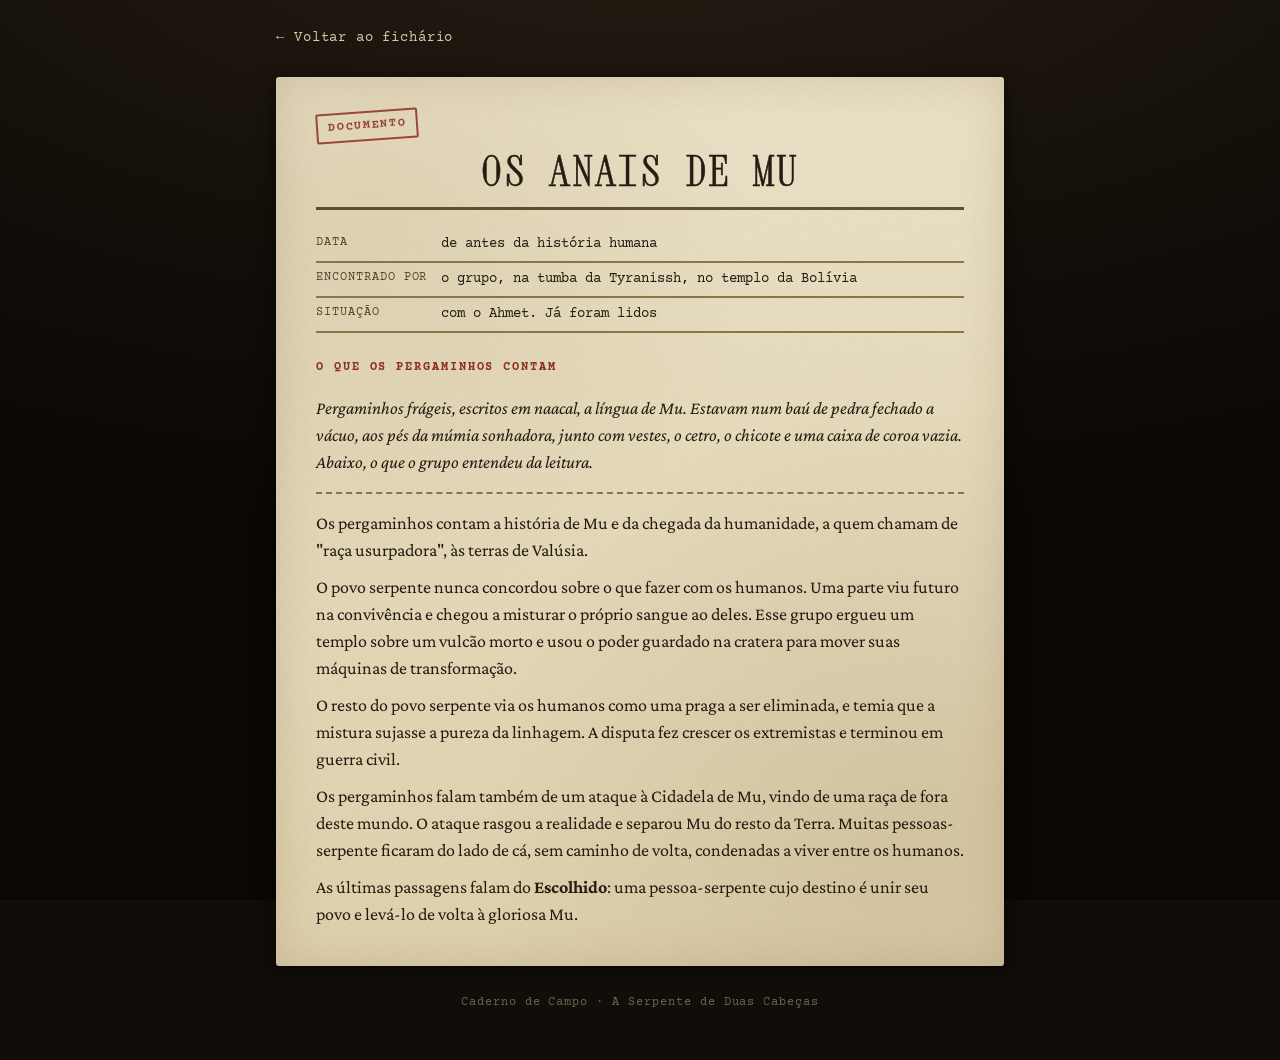
<file: caderno/documentos/anais-de-mu.html>
<!doctype html>
<html lang="pt-BR">
<head>
<meta charset="utf-8">
<meta name="viewport" content="width=device-width, initial-scale=1, viewport-fit=cover">
<meta name="claude:viewport-fit-sides" content="cover">
<meta name="robots" content="noindex, nofollow">
<title>Os Anais de Mu · Caderno de Campo</title>
<link rel="preconnect" href="https://fonts.googleapis.com">
<link rel="preconnect" href="https://fonts.gstatic.com" crossorigin>
<link rel="stylesheet" href="https://fonts.googleapis.com/css2?family=Courier+Prime:ital,wght@0,400;0,700;1,400&family=Xanh+Mono&family=Crimson+Pro:ital,wght@0,400;0,600;1,400&display=swap">
<link rel="stylesheet" href="../assets/estilo.css">
</head>
<body class="pg-documento">
<div class="mesa">
<a class="voltar" href="../index.html">← Voltar ao fichário</a>
<article class="ficha papel">
<header>
<span class="carimbo">Documento</span>
<h1>Os Anais de Mu</h1>
</header>
<dl class="registro"><dt>Data</dt><dd>de antes da história humana</dd><dt>Encontrado por</dt><dd>o grupo, na tumba da Tyranissh, no templo da Bolívia</dd><dt>Situação</dt><dd>com o Ahmet. Já foram lidos</dd></dl>

<h3>O que os pergaminhos contam</h3>
<div class="transcricao"><p><em>Pergaminhos frágeis, escritos em naacal, a língua de Mu. Estavam num baú de pedra fechado a vácuo, aos pés da múmia sonhadora, junto com vestes, o cetro, o chicote e uma caixa de coroa vazia. Abaixo, o que o grupo entendeu da leitura.</em></p>
<hr />
<p>Os pergaminhos contam a história de Mu e da chegada da humanidade, a quem chamam de "raça usurpadora", às terras de Valúsia.</p>
<p>O povo serpente nunca concordou sobre o que fazer com os humanos. Uma parte viu futuro na convivência e chegou a misturar o próprio sangue ao deles. Esse grupo ergueu um templo sobre um vulcão morto e usou o poder guardado na cratera para mover suas máquinas de transformação.</p>
<p>O resto do povo serpente via os humanos como uma praga a ser eliminada, e temia que a mistura sujasse a pureza da linhagem. A disputa fez crescer os extremistas e terminou em guerra civil.</p>
<p>Os pergaminhos falam também de um ataque à Cidadela de Mu, vindo de uma raça de fora deste mundo. O ataque rasgou a realidade e separou Mu do resto da Terra. Muitas pessoas-serpente ficaram do lado de cá, sem caminho de volta, condenadas a viver entre os humanos.</p>
<p>As últimas passagens falam do <strong>Escolhido</strong>: uma pessoa-serpente cujo destino é unir seu povo e levá-lo de volta à gloriosa Mu.</p></div>
</article>
<footer class="rodape">Caderno de Campo · A Serpente de Duas Cabeças</footer>
</div>
<script src="../assets/app.js"></script>
</body>
</html>
</file>
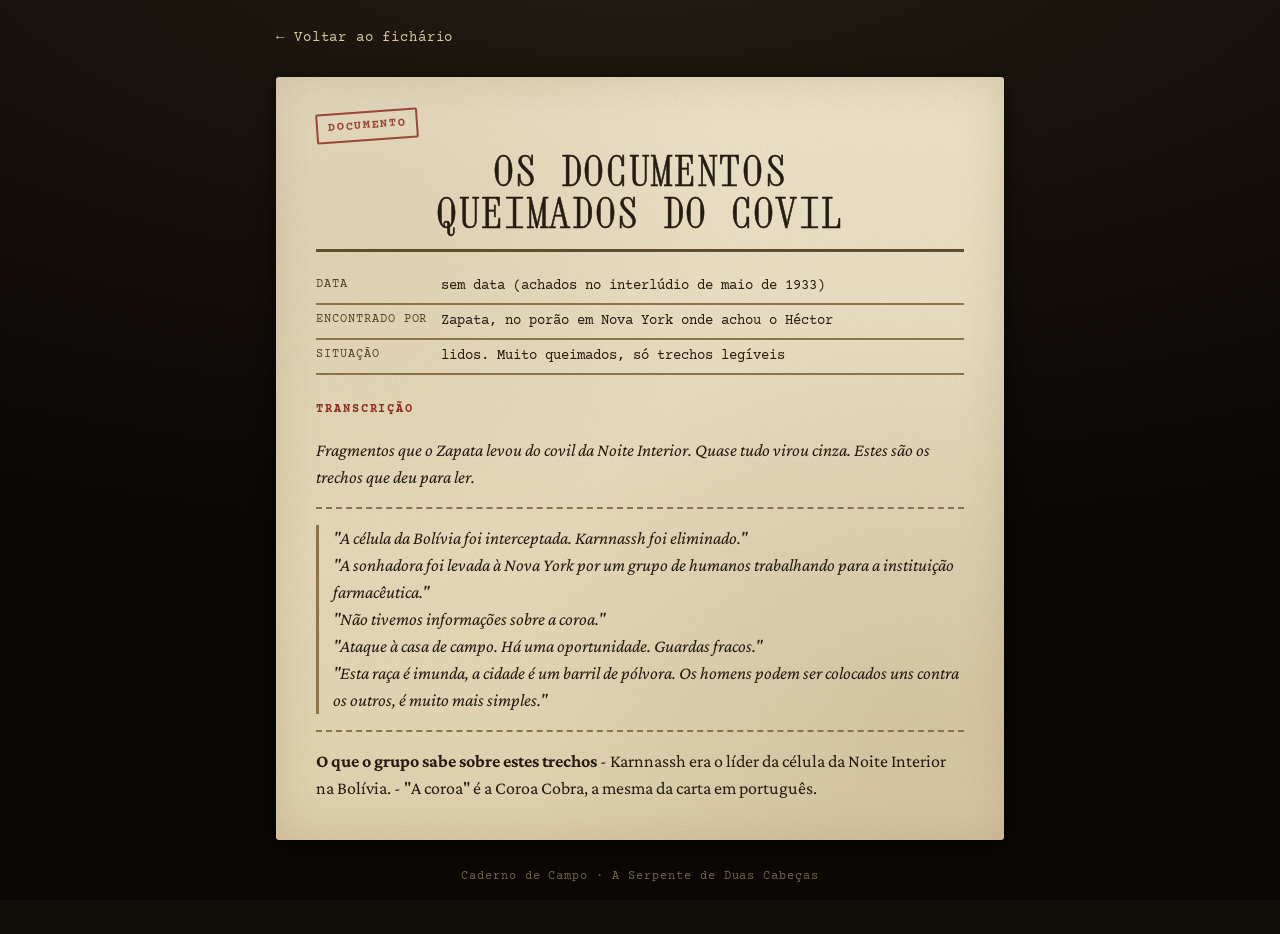
<file: caderno/documentos/covil-documentos-queimados.html>
<!doctype html>
<html lang="pt-BR">
<head>
<meta charset="utf-8">
<meta name="viewport" content="width=device-width, initial-scale=1, viewport-fit=cover">
<meta name="claude:viewport-fit-sides" content="cover">
<meta name="robots" content="noindex, nofollow">
<title>Os documentos queimados do covil · Caderno de Campo</title>
<link rel="preconnect" href="https://fonts.googleapis.com">
<link rel="preconnect" href="https://fonts.gstatic.com" crossorigin>
<link rel="stylesheet" href="https://fonts.googleapis.com/css2?family=Courier+Prime:ital,wght@0,400;0,700;1,400&family=Xanh+Mono&family=Crimson+Pro:ital,wght@0,400;0,600;1,400&display=swap">
<link rel="stylesheet" href="../assets/estilo.css">
</head>
<body class="pg-documento">
<div class="mesa">
<a class="voltar" href="../index.html">← Voltar ao fichário</a>
<article class="ficha papel">
<header>
<span class="carimbo">Documento</span>
<h1>Os documentos queimados do covil</h1>
</header>
<dl class="registro"><dt>Data</dt><dd>sem data (achados no interlúdio de maio de 1933)</dd><dt>Encontrado por</dt><dd>Zapata, no porão em Nova York onde achou o Héctor</dd><dt>Situação</dt><dd>lidos. Muito queimados, só trechos legíveis</dd></dl>

<h3>Transcrição</h3>
<div class="transcricao"><p><em>Fragmentos que o Zapata levou do covil da Noite Interior. Quase tudo virou cinza. Estes são os trechos que deu para ler.</em></p>
<hr />
<blockquote>
<p>"A célula da Bolívia foi interceptada. Karnnassh foi eliminado."</p>
<p>"A sonhadora foi levada à Nova York por um grupo de humanos trabalhando para a instituição farmacêutica."</p>
<p>"Não tivemos informações sobre a coroa."</p>
<p>"Ataque à casa de campo. Há uma oportunidade. Guardas fracos."</p>
<p>"Esta raça é imunda, a cidade é um barril de pólvora. Os homens podem ser colocados uns contra os outros, é muito mais simples."</p>
</blockquote>
<hr />
<p><strong>O que o grupo sabe sobre estes trechos</strong>
- Karnnassh era o líder da célula da Noite Interior na Bolívia.
- "A coroa" é a Coroa Cobra, a mesma da carta em português.</p></div>
</article>
<footer class="rodape">Caderno de Campo · A Serpente de Duas Cabeças</footer>
</div>
<script src="../assets/app.js"></script>
</body>
</html>
</file>
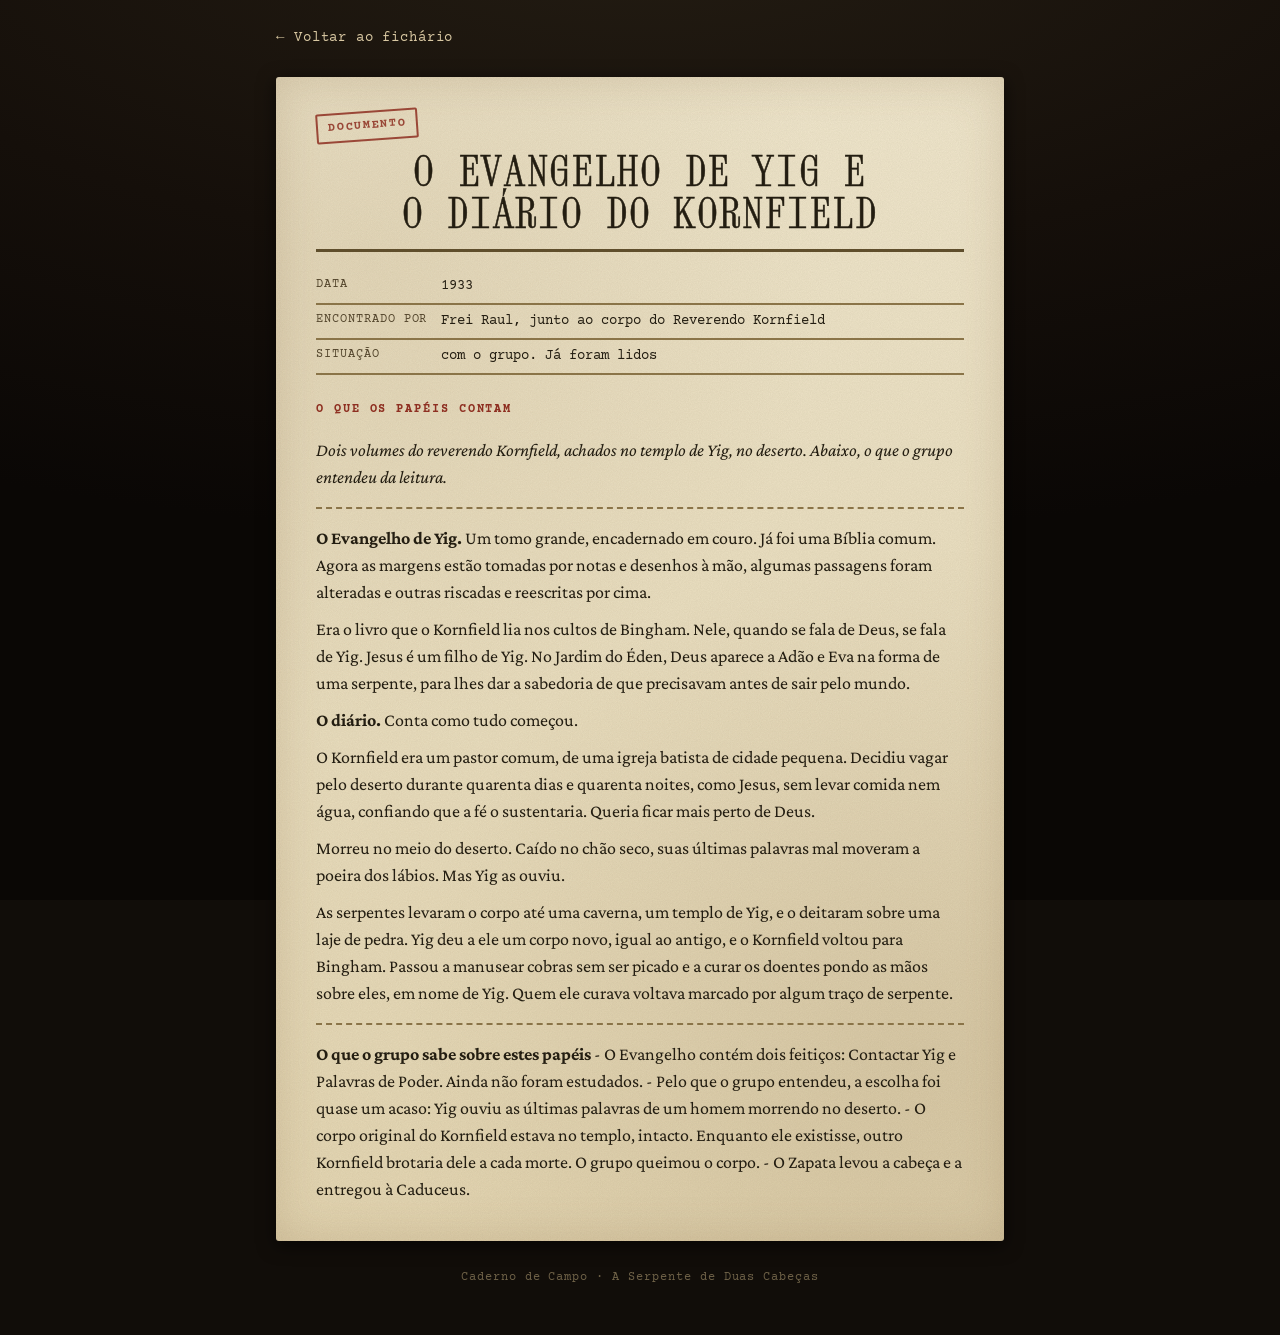
<file: caderno/documentos/evangelho-de-yig.html>
<!doctype html>
<html lang="pt-BR">
<head>
<meta charset="utf-8">
<meta name="viewport" content="width=device-width, initial-scale=1, viewport-fit=cover">
<meta name="claude:viewport-fit-sides" content="cover">
<meta name="robots" content="noindex, nofollow">
<title>O Evangelho de Yig e o diário do Kornfield · Caderno de Campo</title>
<link rel="preconnect" href="https://fonts.googleapis.com">
<link rel="preconnect" href="https://fonts.gstatic.com" crossorigin>
<link rel="stylesheet" href="https://fonts.googleapis.com/css2?family=Courier+Prime:ital,wght@0,400;0,700;1,400&family=Xanh+Mono&family=Crimson+Pro:ital,wght@0,400;0,600;1,400&display=swap">
<link rel="stylesheet" href="../assets/estilo.css">
</head>
<body class="pg-documento">
<div class="mesa">
<a class="voltar" href="../index.html">← Voltar ao fichário</a>
<article class="ficha papel">
<header>
<span class="carimbo">Documento</span>
<h1>O Evangelho de Yig e o diário do Kornfield</h1>
</header>
<dl class="registro"><dt>Data</dt><dd>1933</dd><dt>Encontrado por</dt><dd>Frei Raul, junto ao corpo do Reverendo Kornfield</dd><dt>Situação</dt><dd>com o grupo. Já foram lidos</dd></dl>

<h3>O que os papéis contam</h3>
<div class="transcricao"><p><em>Dois volumes do reverendo Kornfield, achados no templo de Yig, no deserto. Abaixo, o que o grupo entendeu da leitura.</em></p>
<hr />
<p><strong>O Evangelho de Yig.</strong> Um tomo grande, encadernado em couro. Já foi uma Bíblia comum. Agora as margens estão tomadas por notas e desenhos à mão, algumas passagens foram alteradas e outras riscadas e reescritas por cima.</p>
<p>Era o livro que o Kornfield lia nos cultos de Bingham. Nele, quando se fala de Deus, se fala de Yig. Jesus é um filho de Yig. No Jardim do Éden, Deus aparece a Adão e Eva na forma de uma serpente, para lhes dar a sabedoria de que precisavam antes de sair pelo mundo.</p>
<p><strong>O diário.</strong> Conta como tudo começou.</p>
<p>O Kornfield era um pastor comum, de uma igreja batista de cidade pequena. Decidiu vagar pelo deserto durante quarenta dias e quarenta noites, como Jesus, sem levar comida nem água, confiando que a fé o sustentaria. Queria ficar mais perto de Deus.</p>
<p>Morreu no meio do deserto. Caído no chão seco, suas últimas palavras mal moveram a poeira dos lábios. Mas Yig as ouviu.</p>
<p>As serpentes levaram o corpo até uma caverna, um templo de Yig, e o deitaram sobre uma laje de pedra. Yig deu a ele um corpo novo, igual ao antigo, e o Kornfield voltou para Bingham. Passou a manusear cobras sem ser picado e a curar os doentes pondo as mãos sobre eles, em nome de Yig. Quem ele curava voltava marcado por algum traço de serpente.</p>
<hr />
<p><strong>O que o grupo sabe sobre estes papéis</strong>
- O Evangelho contém dois feitiços: Contactar Yig e Palavras de Poder. Ainda não foram estudados.
- Pelo que o grupo entendeu, a escolha foi quase um acaso: Yig ouviu as últimas palavras de um homem morrendo no deserto.
- O corpo original do Kornfield estava no templo, intacto. Enquanto ele existisse, outro Kornfield brotaria dele a cada morte. O grupo queimou o corpo.
- O Zapata levou a cabeça e a entregou à Caduceus.</p></div>
</article>
<footer class="rodape">Caderno de Campo · A Serpente de Duas Cabeças</footer>
</div>
<script src="../assets/app.js"></script>
</body>
</html>
</file>
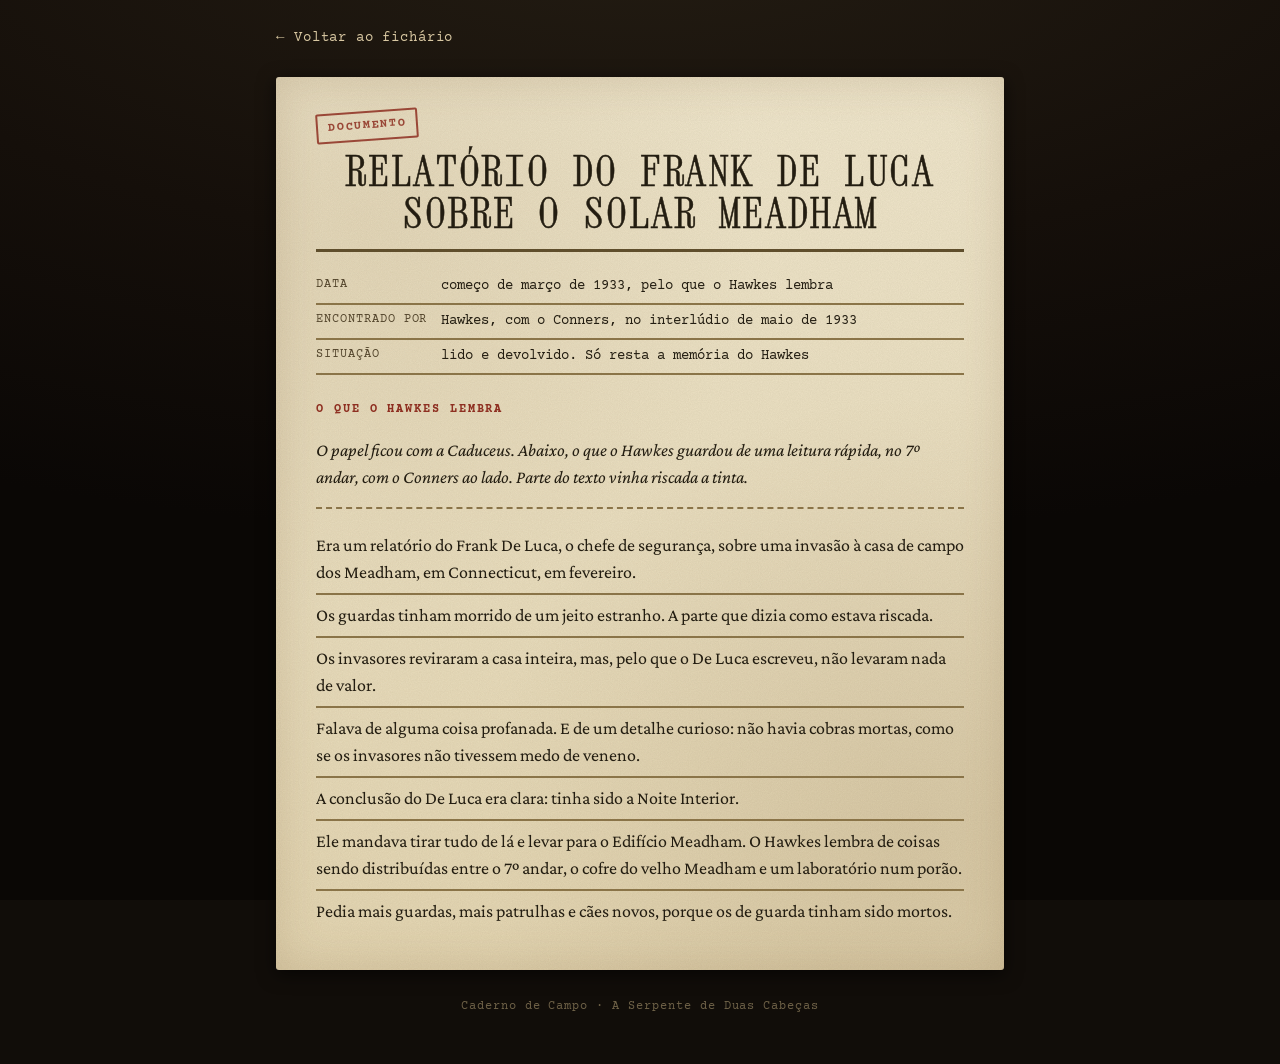
<file: caderno/documentos/ny1-relatorio-de-luca-solar.html>
<!doctype html>
<html lang="pt-BR">
<head>
<meta charset="utf-8">
<meta name="viewport" content="width=device-width, initial-scale=1, viewport-fit=cover">
<meta name="claude:viewport-fit-sides" content="cover">
<meta name="robots" content="noindex, nofollow">
<title>Relatório do Frank De Luca sobre o Solar Meadham · Caderno de Campo</title>
<link rel="preconnect" href="https://fonts.googleapis.com">
<link rel="preconnect" href="https://fonts.gstatic.com" crossorigin>
<link rel="stylesheet" href="https://fonts.googleapis.com/css2?family=Courier+Prime:ital,wght@0,400;0,700;1,400&family=Xanh+Mono&family=Crimson+Pro:ital,wght@0,400;0,600;1,400&display=swap">
<link rel="stylesheet" href="../assets/estilo.css">
</head>
<body class="pg-documento">
<div class="mesa">
<a class="voltar" href="../index.html">← Voltar ao fichário</a>
<article class="ficha papel">
<header>
<span class="carimbo">Documento</span>
<h1>Relatório do Frank De Luca sobre o Solar Meadham</h1>
</header>
<dl class="registro"><dt>Data</dt><dd>começo de março de 1933, pelo que o Hawkes lembra</dd><dt>Encontrado por</dt><dd>Hawkes, com o Conners, no interlúdio de maio de 1933</dd><dt>Situação</dt><dd>lido e devolvido. Só resta a memória do Hawkes</dd></dl>

<h3>O que o Hawkes lembra</h3>
<div class="transcricao"><p><em>O papel ficou com a Caduceus. Abaixo, o que o Hawkes guardou de uma leitura rápida, no 7º andar, com o Conners ao lado. Parte do texto vinha riscada a tinta.</em></p>
<hr />
<ul>
<li>Era um relatório do Frank De Luca, o chefe de segurança, sobre uma invasão à casa de campo dos Meadham, em Connecticut, em fevereiro.</li>
<li>Os guardas tinham morrido de um jeito estranho. A parte que dizia como estava riscada.</li>
<li>Os invasores reviraram a casa inteira, mas, pelo que o De Luca escreveu, não levaram nada de valor.</li>
<li>Falava de alguma coisa profanada. E de um detalhe curioso: não havia cobras mortas, como se os invasores não tivessem medo de veneno.</li>
<li>A conclusão do De Luca era clara: tinha sido a Noite Interior.</li>
<li>Ele mandava tirar tudo de lá e levar para o Edifício Meadham. O Hawkes lembra de coisas sendo distribuídas entre o 7º andar, o cofre do velho Meadham e um laboratório num porão.</li>
<li>Pedia mais guardas, mais patrulhas e cães novos, porque os de guarda tinham sido mortos.</li>
</ul></div>
</article>
<footer class="rodape">Caderno de Campo · A Serpente de Duas Cabeças</footer>
</div>
<script src="../assets/app.js"></script>
</body>
</html>
</file>
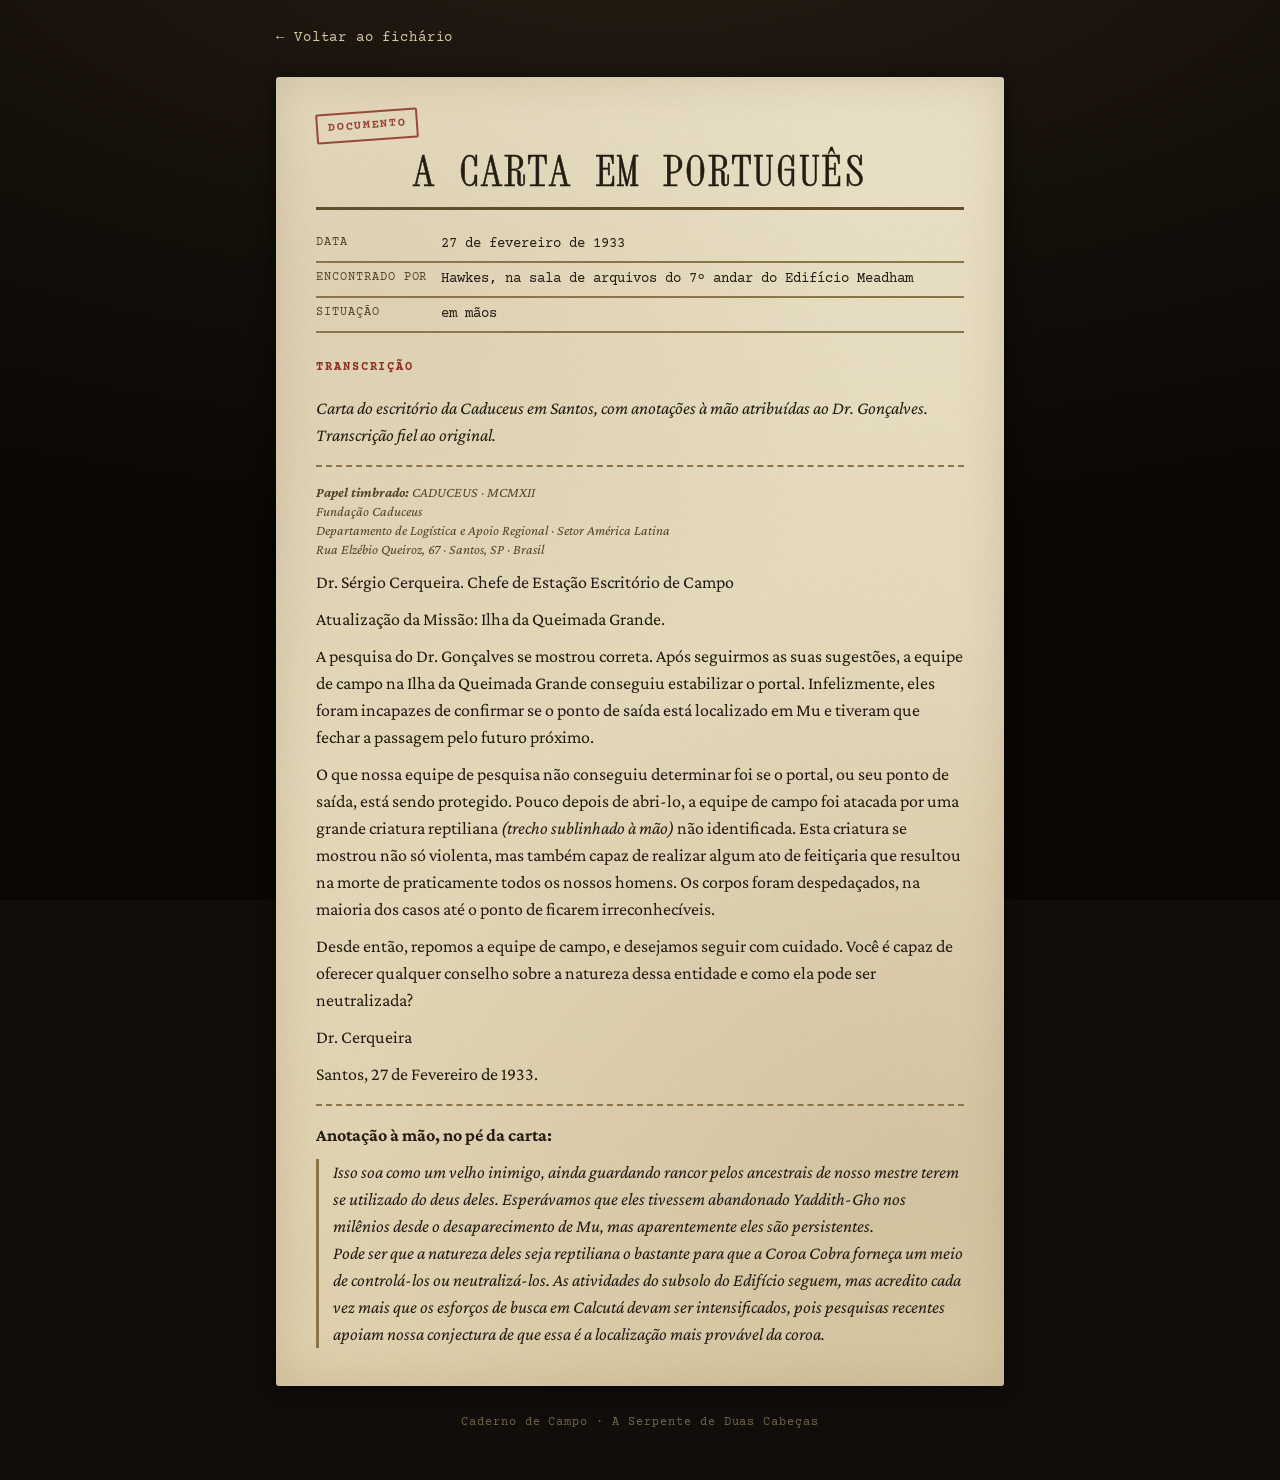
<file: caderno/documentos/ny3-carta-cerqueira-ilha-queimada.html>
<!doctype html>
<html lang="pt-BR">
<head>
<meta charset="utf-8">
<meta name="viewport" content="width=device-width, initial-scale=1, viewport-fit=cover">
<meta name="claude:viewport-fit-sides" content="cover">
<meta name="robots" content="noindex, nofollow">
<title>A carta em português · Caderno de Campo</title>
<link rel="preconnect" href="https://fonts.googleapis.com">
<link rel="preconnect" href="https://fonts.gstatic.com" crossorigin>
<link rel="stylesheet" href="https://fonts.googleapis.com/css2?family=Courier+Prime:ital,wght@0,400;0,700;1,400&family=Xanh+Mono&family=Crimson+Pro:ital,wght@0,400;0,600;1,400&display=swap">
<link rel="stylesheet" href="../assets/estilo.css">
</head>
<body class="pg-documento">
<div class="mesa">
<a class="voltar" href="../index.html">← Voltar ao fichário</a>
<article class="ficha papel">
<header>
<span class="carimbo">Documento</span>
<h1>A carta em português</h1>
</header>
<dl class="registro"><dt>Data</dt><dd>27 de fevereiro de 1933</dd><dt>Encontrado por</dt><dd>Hawkes, na sala de arquivos do 7º andar do Edifício Meadham</dd><dt>Situação</dt><dd>em mãos</dd></dl>

<h3>Transcrição</h3>
<div class="transcricao"><p><em>Carta do escritório da Caduceus em Santos, com anotações à mão atribuídas ao Dr. Gonçalves. Transcrição fiel ao original.</em></p>
<hr />
<p class="timbre"><b>Papel timbrado:</b> CADUCEUS · MCMXII<br>
Fundação Caduceus<br>
Departamento de Logística e Apoio Regional · Setor América Latina<br>
Rua Elzébio Queiroz, 67 · Santos, SP · Brasil</p>

<p>Dr. Sérgio Cerqueira. Chefe de Estação
Escritório de Campo</p>
<p>Atualização da Missão: Ilha da Queimada Grande.</p>
<p>A pesquisa do Dr. Gonçalves se mostrou correta. Após seguirmos as suas sugestões, a equipe de campo na Ilha da Queimada Grande conseguiu estabilizar o portal. Infelizmente, eles foram incapazes de confirmar se o ponto de saída está localizado em Mu e tiveram que fechar a passagem pelo futuro próximo.</p>
<p>O que nossa equipe de pesquisa não conseguiu determinar foi se o portal, ou seu ponto de saída, está sendo protegido. Pouco depois de abri-lo, a equipe de campo foi atacada por uma grande criatura reptiliana <em>(trecho sublinhado à mão)</em> não identificada. Esta criatura se mostrou não só violenta, mas também capaz de realizar algum ato de feitiçaria que resultou na morte de praticamente todos os nossos homens. Os corpos foram despedaçados, na maioria dos casos até o ponto de ficarem irreconhecíveis.</p>
<p>Desde então, repomos a equipe de campo, e desejamos seguir com cuidado. Você é capaz de oferecer qualquer conselho sobre a natureza dessa entidade e como ela pode ser neutralizada?</p>
<p>Dr. Cerqueira</p>
<p>Santos, 27 de Fevereiro de 1933.</p>
<hr />
<p><strong>Anotação à mão, no pé da carta:</strong></p>
<blockquote>
<p>Isso soa como um velho inimigo, ainda guardando rancor pelos ancestrais de nosso mestre terem se utilizado do deus deles. Esperávamos que eles tivessem abandonado Yaddith-Gho nos milênios desde o desaparecimento de Mu, mas aparentemente eles são persistentes.</p>
<p>Pode ser que a natureza deles seja reptiliana o bastante para que a Coroa Cobra forneça um meio de controlá-los ou neutralizá-los. As atividades do subsolo do Edifício seguem, mas acredito cada vez mais que os esforços de busca em Calcutá devam ser intensificados, pois pesquisas recentes apoiam nossa conjectura de que essa é a localização mais provável da coroa.</p>
</blockquote></div>
</article>
<footer class="rodape">Caderno de Campo · A Serpente de Duas Cabeças</footer>
</div>
<script src="../assets/app.js"></script>
</body>
</html>
</file>
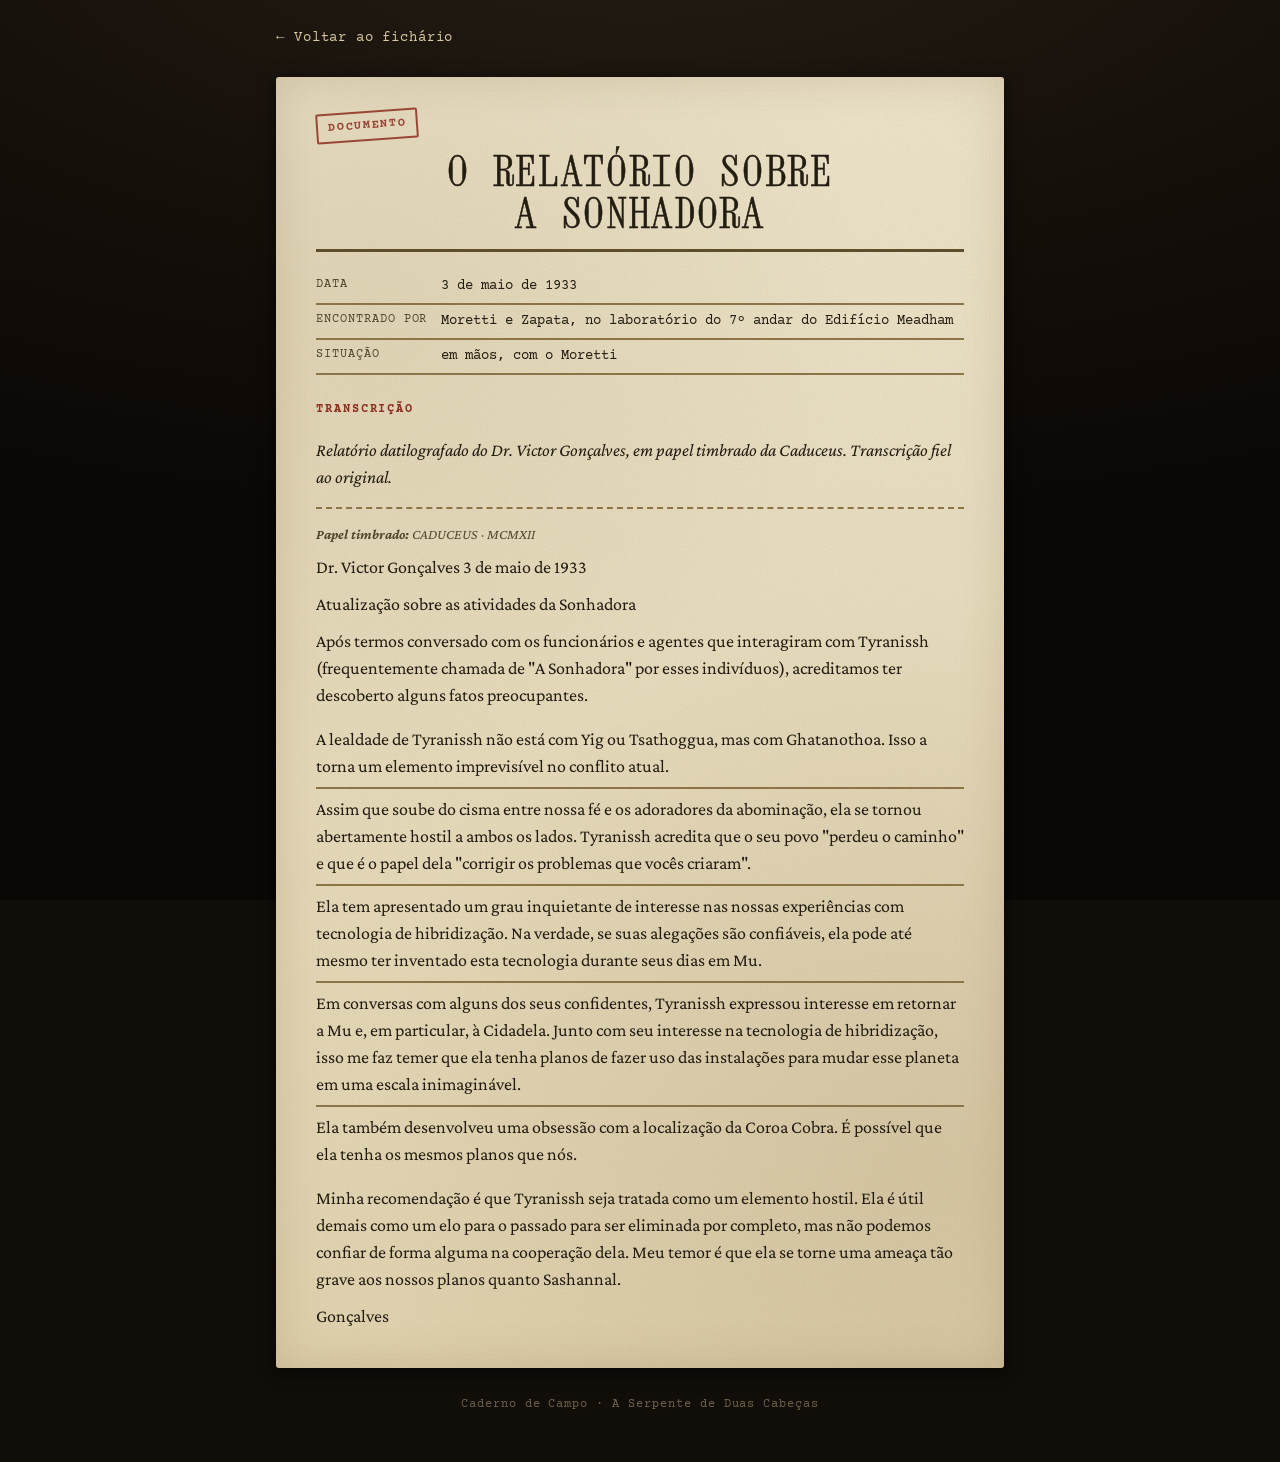
<file: caderno/documentos/ny5-relatorio-goncalves-sonhadora.html>
<!doctype html>
<html lang="pt-BR">
<head>
<meta charset="utf-8">
<meta name="viewport" content="width=device-width, initial-scale=1, viewport-fit=cover">
<meta name="claude:viewport-fit-sides" content="cover">
<meta name="robots" content="noindex, nofollow">
<title>O relatório sobre a Sonhadora · Caderno de Campo</title>
<link rel="preconnect" href="https://fonts.googleapis.com">
<link rel="preconnect" href="https://fonts.gstatic.com" crossorigin>
<link rel="stylesheet" href="https://fonts.googleapis.com/css2?family=Courier+Prime:ital,wght@0,400;0,700;1,400&family=Xanh+Mono&family=Crimson+Pro:ital,wght@0,400;0,600;1,400&display=swap">
<link rel="stylesheet" href="../assets/estilo.css">
</head>
<body class="pg-documento">
<div class="mesa">
<a class="voltar" href="../index.html">← Voltar ao fichário</a>
<article class="ficha papel">
<header>
<span class="carimbo">Documento</span>
<h1>O relatório sobre a Sonhadora</h1>
</header>
<dl class="registro"><dt>Data</dt><dd>3 de maio de 1933</dd><dt>Encontrado por</dt><dd>Moretti e Zapata, no laboratório do 7º andar do Edifício Meadham</dd><dt>Situação</dt><dd>em mãos, com o Moretti</dd></dl>

<h3>Transcrição</h3>
<div class="transcricao"><p><em>Relatório datilografado do Dr. Victor Gonçalves, em papel timbrado da Caduceus. Transcrição fiel ao original.</em></p>
<hr />
<p class="timbre"><b>Papel timbrado:</b> CADUCEUS · MCMXII</p>

<p>Dr. Victor Gonçalves
3 de maio de 1933</p>
<p>Atualização sobre as atividades da Sonhadora</p>
<p>Após termos conversado com os funcionários e agentes que interagiram com Tyranissh (frequentemente chamada de "A Sonhadora" por esses indivíduos), acreditamos ter descoberto alguns fatos preocupantes.</p>
<ul>
<li>A lealdade de Tyranissh não está com Yig ou Tsathoggua, mas com Ghatanothoa. Isso a torna um elemento imprevisível no conflito atual.</li>
<li>Assim que soube do cisma entre nossa fé e os adoradores da abominação, ela se tornou abertamente hostil a ambos os lados. Tyranissh acredita que o seu povo "perdeu o caminho" e que é o papel dela "corrigir os problemas que vocês criaram".</li>
<li>Ela tem apresentado um grau inquietante de interesse nas nossas experiências com tecnologia de hibridização. Na verdade, se suas alegações são confiáveis, ela pode até mesmo ter inventado esta tecnologia durante seus dias em Mu.</li>
<li>Em conversas com alguns dos seus confidentes, Tyranissh expressou interesse em retornar a Mu e, em particular, à Cidadela. Junto com seu interesse na tecnologia de hibridização, isso me faz temer que ela tenha planos de fazer uso das instalações para mudar esse planeta em uma escala inimaginável.</li>
<li>Ela também desenvolveu uma obsessão com a localização da Coroa Cobra. É possível que ela tenha os mesmos planos que nós.</li>
</ul>
<p>Minha recomendação é que Tyranissh seja tratada como um elemento hostil. Ela é útil demais como um elo para o passado para ser eliminada por completo, mas não podemos confiar de forma alguma na cooperação dela. Meu temor é que ela se torne uma ameaça tão grave aos nossos planos quanto Sashannal.</p>
<p>Gonçalves</p></div>
</article>
<footer class="rodape">Caderno de Campo · A Serpente de Duas Cabeças</footer>
</div>
<script src="../assets/app.js"></script>
</body>
</html>
</file>
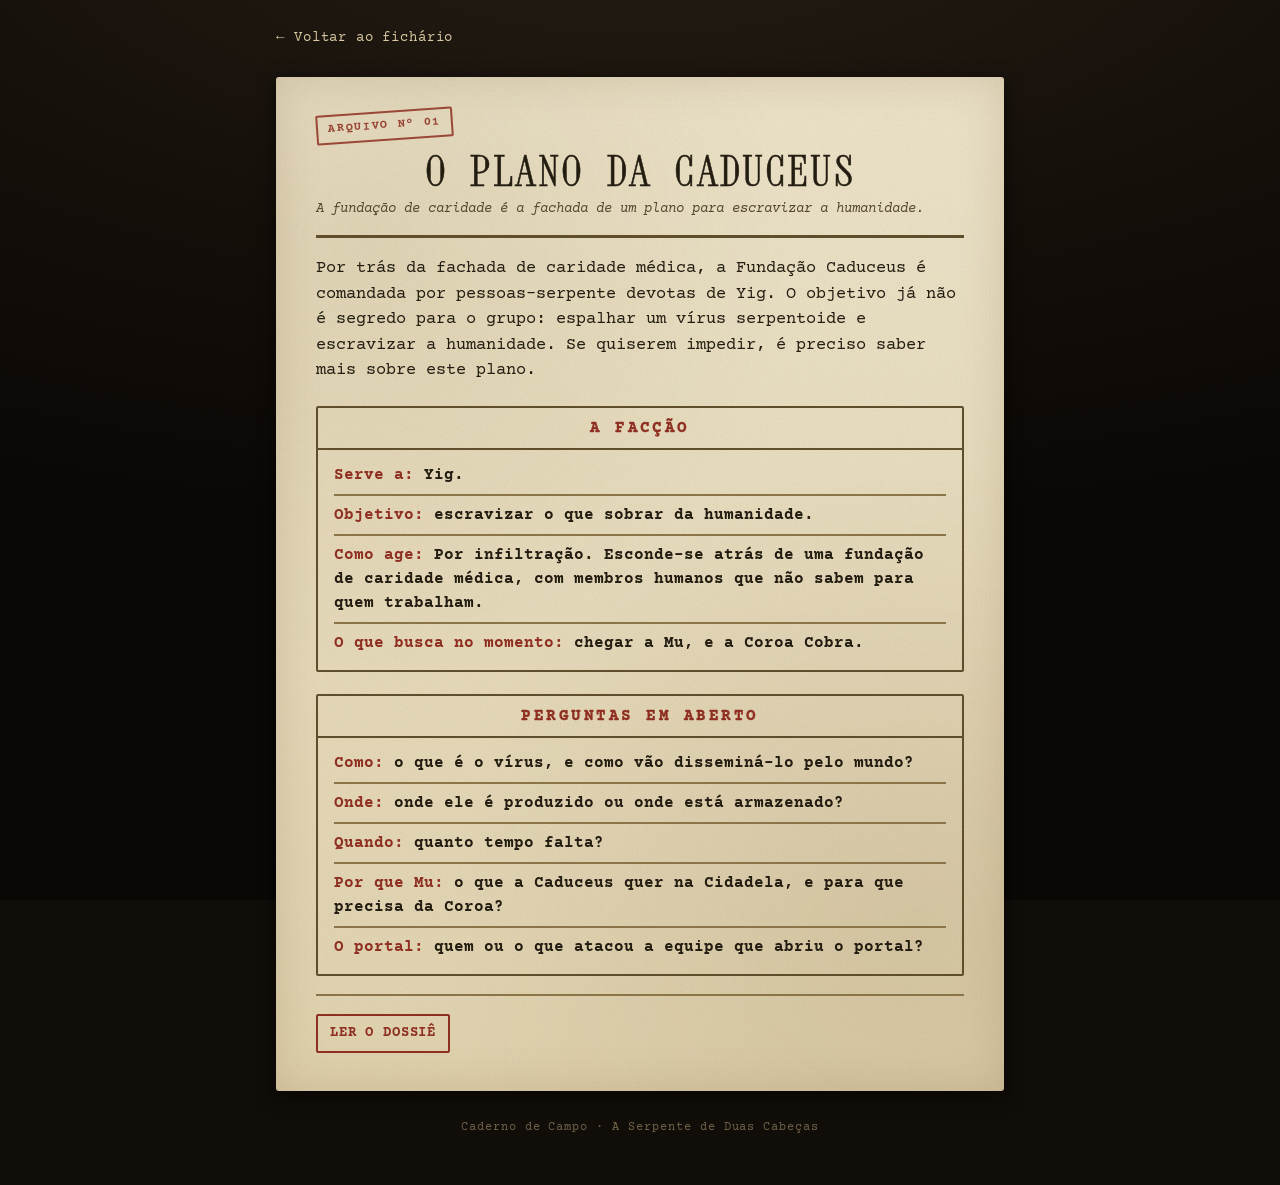
<file: caderno/fichas/01-o-plano-da-caduceus.html>
<!doctype html>
<html lang="pt-BR">
<head>
<meta charset="utf-8">
<meta name="viewport" content="width=device-width, initial-scale=1, viewport-fit=cover">
<meta name="claude:viewport-fit-sides" content="cover">
<meta name="robots" content="noindex, nofollow">
<title>O plano da Caduceus · Caderno de Campo</title>
<link rel="preconnect" href="https://fonts.googleapis.com">
<link rel="preconnect" href="https://fonts.gstatic.com" crossorigin>
<link rel="stylesheet" href="https://fonts.googleapis.com/css2?family=Courier+Prime:ital,wght@0,400;0,700;1,400&family=Xanh+Mono&family=Crimson+Pro:ital,wght@0,400;0,600;1,400&display=swap">
<link rel="stylesheet" href="../assets/estilo.css">
</head>
<body class="pg-ficha">
<div class="mesa">
<a class="voltar" href="../index.html">← Voltar ao fichário</a>
<article class="ficha papel">
<header>
<span class="carimbo">Arquivo nº 01</span>
<h1>O plano da Caduceus</h1>
<p class="manchete">A fundação de caridade é a fachada de um plano para escravizar a humanidade.</p>
</header>
<div class="quadro"><p>Por trás da fachada de caridade médica, a Fundação Caduceus é comandada por pessoas-serpente devotas de Yig. O objetivo já não é segredo para o grupo: espalhar um vírus serpentoide e escravizar a humanidade. Se quiserem impedir, é preciso saber mais sobre este plano.</p>
<section class="bloco"><h3>A facção</h3>
<ul>
<li><strong>Serve a:</strong> Yig.</li>
<li><strong>Objetivo:</strong> escravizar o que sobrar da humanidade.</li>
<li><strong>Como age:</strong> Por infiltração. Esconde-se atrás de uma fundação de caridade médica, com membros humanos que não sabem para quem trabalham.</li>
<li><strong>O que busca no momento:</strong> chegar a Mu, e a Coroa Cobra.</li>
</ul></section>
<section class="bloco"><h3>Perguntas em aberto</h3>
<ul>
<li><strong>Como:</strong> o que é o vírus, e como vão disseminá-lo pelo mundo?</li>
<li><strong>Onde:</strong> onde ele é produzido ou onde está armazenado?</li>
<li><strong>Quando:</strong> quanto tempo falta?</li>
<li><strong>Por que Mu:</strong> o que a Caduceus quer na Cidadela, e para que precisa da Coroa?</li>
<li><strong>O portal:</strong> quem ou o que atacou a equipe que abriu o portal?</li>
</ul></section>
</div>
<details class="dossie">
<summary class="botao"><span class="abrir">Ler o dossiê</span><span class="fechar">Fechar o dossiê</span></summary>
<div class="corpo"><section class="bloco"><h3>O que se sabe</h3>
<ul>
<li>Na Islândia, a própria Rose Meadham expôs o plano: usar o sistema farmacêutico da fundação para espalhar um vírus serpentoide e escravizar a humanidade. Segundo ela, tudo que o grupo fez até ali serviu a esse plano.</li>
<li>Pessoas-serpente podem estar disfarçadas na instituição. Frank De Luca, chefe de segurança do Edifício Meadham, revelou sua natureza e tentou morder o O'Donnel.</li>
<li>O Dr. Victor Gonçalves é um cultista. Na briga, falou em "raças inferiores". O Raul notou nele uma afeição estranha por serpentes.</li>
</ul></section>
<section class="bloco"><h3>Indícios</h3>
<ul>
<li><strong>Congo.</strong> A Sister Katalin, voluntária na região, relatou ao Raul que a Caduceus aplicava medicamentos de forma antiética e que os pacientes ficavam em torpor.</li>
<li><strong>A seringa.</strong> O conteúdo da seringa encontrada pelo Hawkes no arquivo do 7º andar ainda é um mistério.</li>
<li><strong>A carta em português.</strong> Enviada do escritório da Caduceus em Santos. Uma equipe abriu um portal na Ilha da Queimada Grande, no litoral brasileiro, que talvez leve a Mu. Uma criatura reptiliana matou quase todos. A fundação repôs a equipe e quer saber como neutralizá-la.</li>
<li><strong>A nota do Gonçalves.</strong> À mão, no pé da carta: a criatura soa como "um velho inimigo", que guarda rancor porque "os ancestrais de nosso mestre" usaram o deus dela. Ele esperava que essas criaturas "tivessem abandonado Yaddith-Gho". Ver o documento <a href="../documentos/ny3-carta-cerqueira-ilha-queimada.html"><em>A carta em português</em></a>.</li>
<li><strong>A Coroa Cobra.</strong> Para o Gonçalves, ela pode controlar ou neutralizar as criaturas reptilianas no portal para Mu. A ordem é intensificar a busca em Calcutá. Os documentos do covil mostram que a Noite Interior também está atrás dela.</li>
<li><strong>Mu.</strong> Pelo relato do Blitzzkrieg, a Cidadela de Yaddith-Gho era o centro de energia e conhecimento de Mu, disputado pelas três facções. Em viagem astral, o Ahmet viu a Cidadela no topo de um vulcão.</li>
</ul></section>
<section class="bloco"><h3>Em poder do grupo</h3>
<ul>
<li>A carta em português.</li>
<li>A seringa do arquivo.</li>
<li><a href="../documentos/anais-de-mu.html"><em>Os Anais de Mu</em></a>, com o Ahmet.</li>
</ul></section>
</div>
</details>
</article>
<footer class="rodape">Caderno de Campo · A Serpente de Duas Cabeças</footer>
</div>
<script src="../assets/app.js"></script>
</body>
</html>
</file>
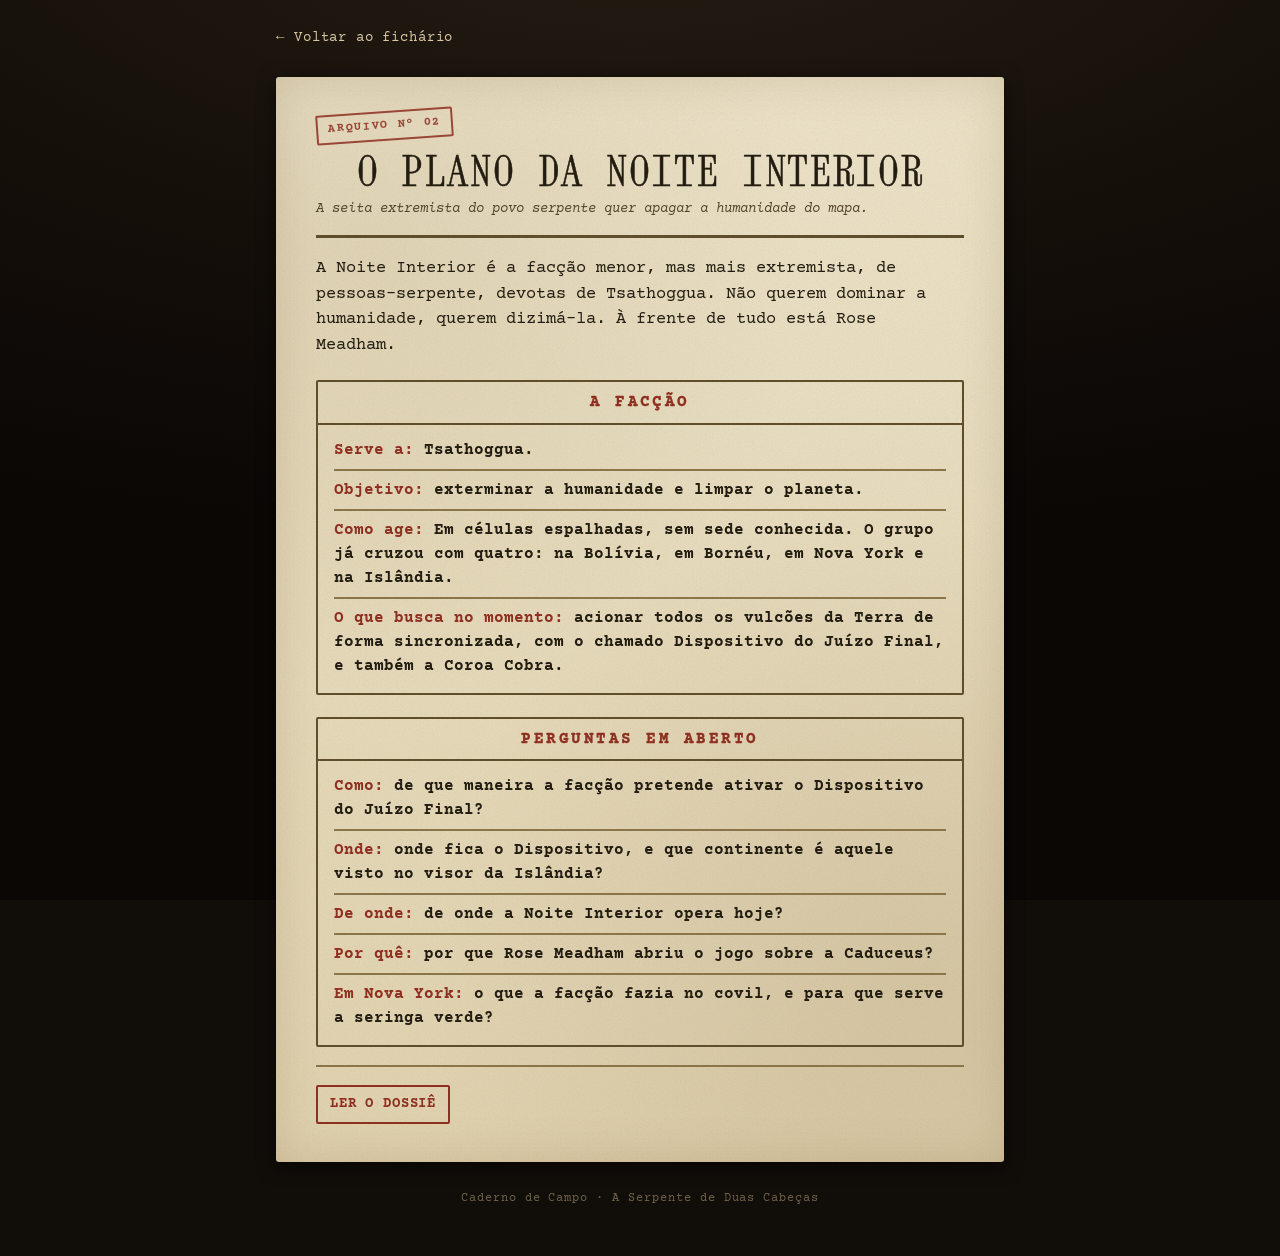
<file: caderno/fichas/02-o-plano-da-noite-interior.html>
<!doctype html>
<html lang="pt-BR">
<head>
<meta charset="utf-8">
<meta name="viewport" content="width=device-width, initial-scale=1, viewport-fit=cover">
<meta name="claude:viewport-fit-sides" content="cover">
<meta name="robots" content="noindex, nofollow">
<title>O plano da Noite Interior · Caderno de Campo</title>
<link rel="preconnect" href="https://fonts.googleapis.com">
<link rel="preconnect" href="https://fonts.gstatic.com" crossorigin>
<link rel="stylesheet" href="https://fonts.googleapis.com/css2?family=Courier+Prime:ital,wght@0,400;0,700;1,400&family=Xanh+Mono&family=Crimson+Pro:ital,wght@0,400;0,600;1,400&display=swap">
<link rel="stylesheet" href="../assets/estilo.css">
</head>
<body class="pg-ficha">
<div class="mesa">
<a class="voltar" href="../index.html">← Voltar ao fichário</a>
<article class="ficha papel">
<header>
<span class="carimbo">Arquivo nº 02</span>
<h1>O plano da Noite Interior</h1>
<p class="manchete">A seita extremista do povo serpente quer apagar a humanidade do mapa.</p>
</header>
<div class="quadro"><p>A Noite Interior é a facção menor, mas mais extremista, de pessoas-serpente, devotas de Tsathoggua. Não querem dominar a humanidade, querem dizimá-la. À frente de tudo está Rose Meadham.</p>
<section class="bloco"><h3>A facção</h3>
<ul>
<li><strong>Serve a:</strong> Tsathoggua.</li>
<li><strong>Objetivo:</strong> exterminar a humanidade e limpar o planeta.</li>
<li><strong>Como age:</strong> Em células espalhadas, sem sede conhecida. O grupo já cruzou com quatro: na Bolívia, em Bornéu, em Nova York e na Islândia.</li>
<li><strong>O que busca no momento:</strong> acionar todos os vulcões da Terra de forma sincronizada, com o chamado Dispositivo do Juízo Final, e também a Coroa Cobra.</li>
</ul></section>
<section class="bloco"><h3>Perguntas em aberto</h3>
<ul>
<li><strong>Como:</strong> de que maneira a facção pretende ativar o Dispositivo do Juízo Final?</li>
<li><strong>Onde:</strong> onde fica o Dispositivo, e que continente é aquele visto no visor da Islândia?</li>
<li><strong>De onde:</strong> de onde a Noite Interior opera hoje?</li>
<li><strong>Por quê:</strong> por que Rose Meadham abriu o jogo sobre a Caduceus?</li>
<li><strong>Em Nova York:</strong> o que a facção fazia no covil, e para que serve a seringa verde?</li>
</ul></section>
</div>
<details class="dossie">
<summary class="botao"><span class="abrir">Ler o dossiê</span><span class="fechar">Fechar o dossiê</span></summary>
<div class="corpo"><section class="bloco"><h3>O que se sabe</h3>
<ul>
<li>Rose Meadham é a líder. Filha de Joshua Meadham, foi da Caduceus até romper com ela e passar para o outro lado. Não se sabe por que isso aconteceu.</li>
<li><strong>Eles se disfarçam de gente.</strong> Em Bornéu, Quentin Shapiro, da Caduceus, foi morto por um homem-serpente da Noite Interior, que tomou a aparência dele e viajou ao lado do grupo. Qualquer rosto pode esconder um deles.</li>
<li><strong>O Dispositivo do Juízo Final.</strong> Nos painéis da base da Islândia, o grupo viu um globo com todos os vulcões da Terra explodindo em sequência, seguidos de terremotos e tsunamis. É isso que a Noite Interior quer pôr em marcha.</li>
<li>No mesmo globo, o grupo notou uma grande massa de terra a mais, perto da costa da América do Sul. Ela não consta em mapa algum.</li>
<li>Na Islândia, a facção reativou uma base serpentoide antiga para reforçar suas forças contra a Caduceus, por meio de experiências genéticas do povo serpente.</li>
<li>Ela invadiu o Solar Meadham, a propriedade da Caduceus em Connecticut.</li>
<li>O nome "Noite Interior" já constava nos documentos internos da Caduceus, como inimiga.</li>
</ul></section>
<section class="bloco"><h3>O covil de Nova York</h3>
<ul>
<li>O Zapata entrou num porão em Nova York, matou as pessoas-serpente que estavam lá sem saber quem eram e saiu com o Héctor, uma seringa e um maço de documentos queimados.</li>
<li>Havia um corpo sendo tratado com algum tipo de soro, e uma estatueta de Tsathoggua.</li>
<li>O Héctor estava lá. Hoje acompanha o grupo.</li>
</ul>
<p><strong>Os documentos queimados.</strong> Quase tudo virou cinza. Estes trechos sobreviveram:
- "A célula da Bolívia foi interceptada. Karnnassh foi eliminado."
- "A sonhadora foi levada à Nova York por um grupo de humanos trabalhando para a instituição farmacêutica."
- "Não tivemos informações sobre a coroa."
- "Ataque à casa de campo. Há uma oportunidade. Guardas fracos."
- "Esta raça é imunda, a cidade é um barril de pólvora. Os homens podem ser colocados uns contra os outros, é muito mais simples."</p></section>
<section class="bloco"><h3>Em poder do grupo</h3>
<ul>
<li>A seringa verde, com o Raul.</li>
<li>Os documentos queimados, levados pelo Zapata.</li>
</ul></section>
</div>
</details>
</article>
<footer class="rodape">Caderno de Campo · A Serpente de Duas Cabeças</footer>
</div>
<script src="../assets/app.js"></script>
</body>
</html>
</file>
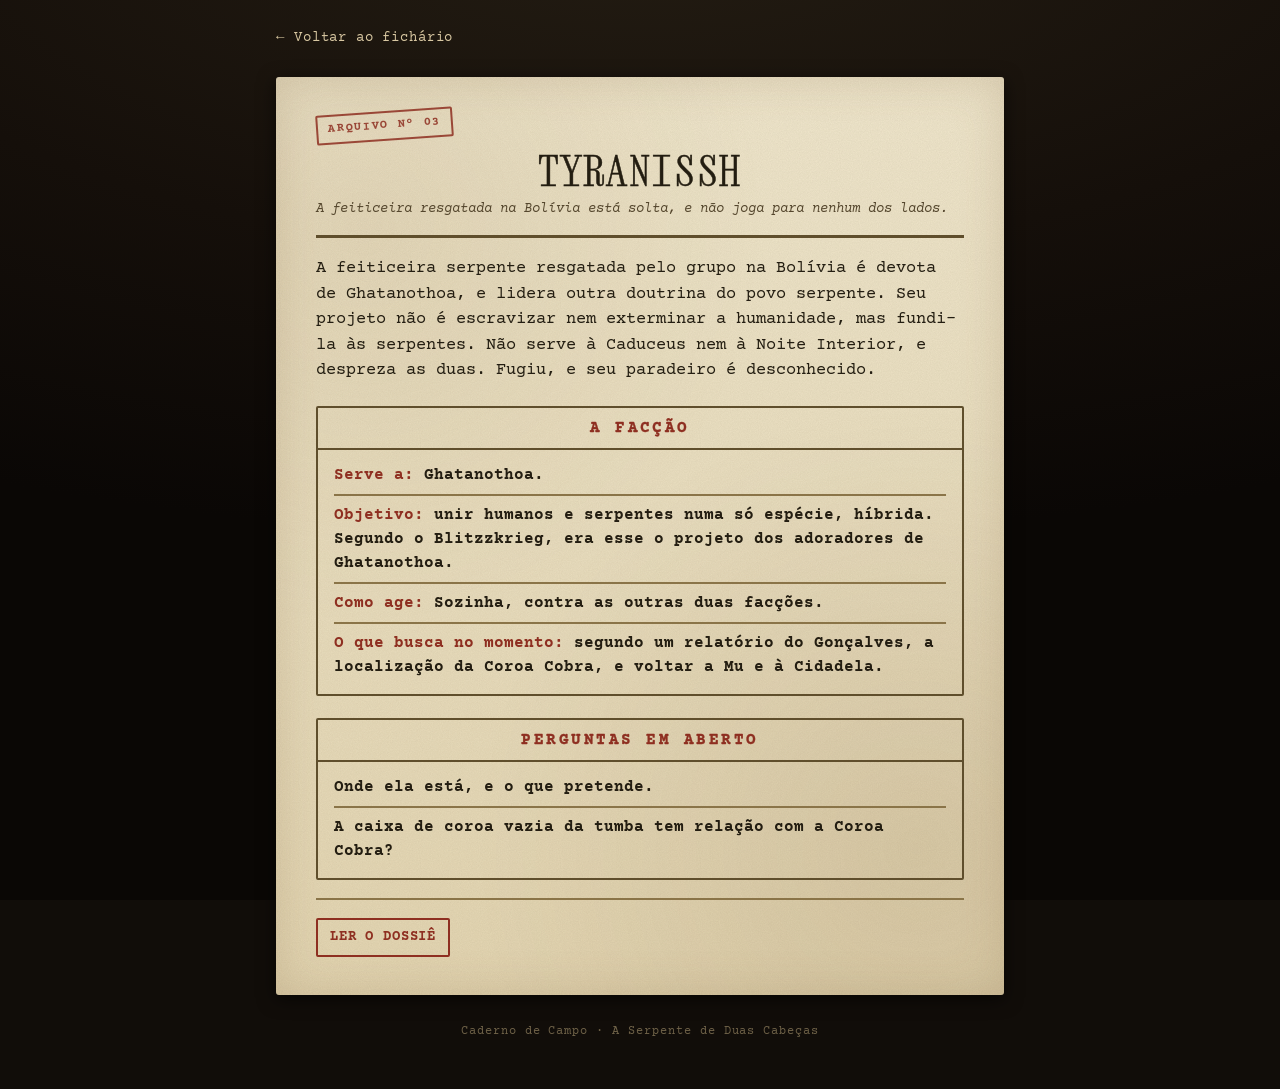
<file: caderno/fichas/03-tyranissh.html>
<!doctype html>
<html lang="pt-BR">
<head>
<meta charset="utf-8">
<meta name="viewport" content="width=device-width, initial-scale=1, viewport-fit=cover">
<meta name="claude:viewport-fit-sides" content="cover">
<meta name="robots" content="noindex, nofollow">
<title>Tyranissh · Caderno de Campo</title>
<link rel="preconnect" href="https://fonts.googleapis.com">
<link rel="preconnect" href="https://fonts.gstatic.com" crossorigin>
<link rel="stylesheet" href="https://fonts.googleapis.com/css2?family=Courier+Prime:ital,wght@0,400;0,700;1,400&family=Xanh+Mono&family=Crimson+Pro:ital,wght@0,400;0,600;1,400&display=swap">
<link rel="stylesheet" href="../assets/estilo.css">
</head>
<body class="pg-ficha">
<div class="mesa">
<a class="voltar" href="../index.html">← Voltar ao fichário</a>
<article class="ficha papel">
<header>
<span class="carimbo">Arquivo nº 03</span>
<h1>Tyranissh</h1>
<p class="manchete">A feiticeira resgatada na Bolívia está solta, e não joga para nenhum dos lados.</p>
</header>
<div class="quadro"><p>A feiticeira serpente resgatada pelo grupo na Bolívia é devota de Ghatanothoa, e lidera outra doutrina do povo serpente. Seu projeto não é escravizar nem exterminar a humanidade, mas fundi-la às serpentes. Não serve à Caduceus nem à Noite Interior, e despreza as duas. Fugiu, e seu paradeiro é desconhecido.</p>
<section class="bloco"><h3>A facção</h3>
<ul>
<li><strong>Serve a:</strong> Ghatanothoa.</li>
<li><strong>Objetivo:</strong> unir humanos e serpentes numa só espécie, híbrida. Segundo o Blitzzkrieg, era esse o projeto dos adoradores de Ghatanothoa.</li>
<li><strong>Como age:</strong> Sozinha, contra as outras duas facções.</li>
<li><strong>O que busca no momento:</strong> segundo um relatório do Gonçalves, a localização da Coroa Cobra, e voltar a Mu e à Cidadela.</li>
</ul></section>
<section class="bloco"><h3>Perguntas em aberto</h3>
<ul>
<li>Onde ela está, e o que pretende.</li>
<li>A caixa de coroa vazia da tumba tem relação com a Coroa Cobra?</li>
</ul></section>
</div>
<details class="dossie">
<summary class="botao"><span class="abrir">Ler o dossiê</span><span class="fechar">Fechar o dossiê</span></summary>
<div class="corpo"><section class="bloco"><h3>O que se sabe</h3>
<ul>
<li>Era a "múmia sonhadora" de um templo esquecido nas florestas da Bolívia. Estava viva.</li>
<li>Na tumba havia um cetro, um chicote, uma caixa de coroa vazia e os pergaminhos chamados Anais de Mu.</li>
<li>Tudo nela aponta para um tempo muito antigo: o sono numa tumba esquecida, os registros de Mu ao lado do corpo, o desprezo pelas duas facções de hoje.</li>
<li>O grupo a entregou à Caduceus. Ela despertou, explodiu a enfermaria, abriu um portal e fugiu gritando: <em>"Vocês são um pior que o outro. Eu me recuso a servir ao pai das serpentes ou à mãe das trevas. Que ambos caiam."</em></li>
<li>Segundo os documentos do covil, a Noite Interior sabia que ela tinha sido levada a Nova York.</li>
<li>Em Oklahoma, o Raul jogou o Cetro da Serpente pela janela do carro.</li>
<li><em>Em off (os jogadores sabem, os personagens não):</em> ela recuperou o Cetro.</li>
<li>Em junho, o Moretti e o Zapata acharam num fichário trancado do laboratório do 7º andar um relatório do Gonçalves sobre ela, de 3 de maio: <a href="../documentos/ny5-relatorio-goncalves-sonhadora.html"><em>O relatório sobre a Sonhadora</em></a>. Ali ela é chamada de "a Sonhadora", e a recomendação é tratá-la como elemento hostil.</li>
</ul></section>
<section class="bloco"><h3>Em poder do grupo</h3>
<ul>
<li>O chicote da tumba, no cofre do Ahmet. Nunca foi identificado nem usado.</li>
<li><a href="../documentos/anais-de-mu.html"><em>Os Anais de Mu</em></a>, com o Ahmet.</li>
</ul></section>
</div>
</details>
</article>
<footer class="rodape">Caderno de Campo · A Serpente de Duas Cabeças</footer>
</div>
<script src="../assets/app.js"></script>
</body>
</html>
</file>
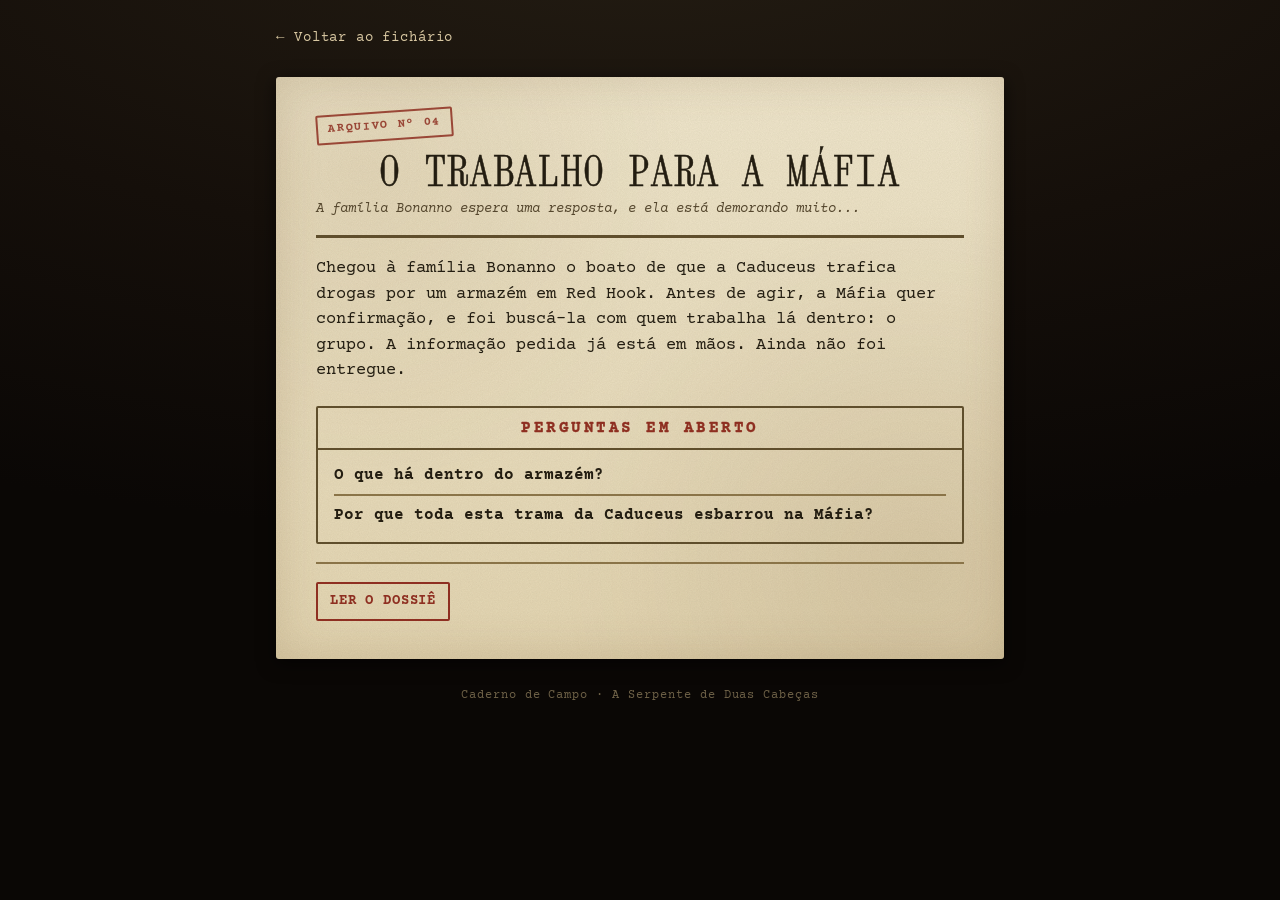
<file: caderno/fichas/04-o-trabalho-da-mafia.html>
<!doctype html>
<html lang="pt-BR">
<head>
<meta charset="utf-8">
<meta name="viewport" content="width=device-width, initial-scale=1, viewport-fit=cover">
<meta name="claude:viewport-fit-sides" content="cover">
<meta name="robots" content="noindex, nofollow">
<title>O trabalho para a Máfia · Caderno de Campo</title>
<link rel="preconnect" href="https://fonts.googleapis.com">
<link rel="preconnect" href="https://fonts.gstatic.com" crossorigin>
<link rel="stylesheet" href="https://fonts.googleapis.com/css2?family=Courier+Prime:ital,wght@0,400;0,700;1,400&family=Xanh+Mono&family=Crimson+Pro:ital,wght@0,400;0,600;1,400&display=swap">
<link rel="stylesheet" href="../assets/estilo.css">
</head>
<body class="pg-ficha">
<div class="mesa">
<a class="voltar" href="../index.html">← Voltar ao fichário</a>
<article class="ficha papel">
<header>
<span class="carimbo">Arquivo nº 04</span>
<h1>O trabalho para a Máfia</h1>
<p class="manchete">A família Bonanno espera uma resposta, e ela está demorando muito...</p>
</header>
<div class="quadro"><p>Chegou à família Bonanno o boato de que a Caduceus trafica drogas por um armazém em Red Hook. Antes de agir, a Máfia quer confirmação, e foi buscá-la com quem trabalha lá dentro: o grupo. A informação pedida já está em mãos. Ainda não foi entregue.</p>
<section class="bloco"><h3>Perguntas em aberto</h3>
<ul>
<li>O que há dentro do armazém?</li>
<li>Por que toda esta trama da Caduceus esbarrou na Máfia?</li>
</ul></section>
</div>
<details class="dossie">
<summary class="botao"><span class="abrir">Ler o dossiê</span><span class="fechar">Fechar o dossiê</span></summary>
<div class="corpo"><section class="bloco"><h3>O que a família quer</h3>
<ul>
<li>A família Bonanno controla os jogos ilegais, a agiotagem e as drogas de Nova York. Uma operação rival de drogas no seu território é um problema.</li>
<li>O boato surgiu dentro da própria família. Em vez de sair atirando, Frank Caroll preferiu confirmar.</li>
<li>A Máfia procurou o grupo porque sabia que ele trabalhava para a Caduceus e podia ter informação de dentro.</li>
<li>O pedido: "uma informação, uma confirmação ou sequer um endereço".</li>
<li>Se o boato se confirmar, a família "tem seus próprios meios de agir".</li>
</ul></section>
<section class="bloco"><h3>O que o grupo recebe</h3>
<ul>
<li>2.000 dólares e a reforma da igreja dos beneditinos.</li>
<li>A "redenção" do O'Donnel: a dívida dele com Frank Caroll fica perdoada. O O'Donnel venceu uma luta que deveria perder, apostando em si mesmo, e fugiu com o dinheiro.</li>
</ul></section>
<section class="bloco"><h3>Se o grupo não cumprir</h3>
<ul>
<li>A dívida do O'Donnel volta a valer, com o homem que manda matar na família.</li>
<li>A família Bonanno é conhecida por cobrar pelas beiradas: vizinhos e amigos visitados, casas invadidas, drogas plantadas, gente no hospital.</li>
<li>Giuseppe Bonanno exige respeito. Quem falta com ele aprende a lição.</li>
<li>Enfrentar a Máfia costuma não resolver. Quando um cai, outro ocupa o lugar.</li>
<li>A família já vigia de perto: o Moretti foi contratado pelo primo, Giuseppe, para acompanhar o grupo. E Frank Caroll já o chamou de "lerdo".</li>
</ul></section>
<section class="bloco"><h3>Em poder do grupo</h3>
<ul>
<li>O endereço do armazém, encontrado pelo Ahmet e pelo Moretti.</li>
<li>As fotos do Moretti: caminhão, placa, motorista e caixotes com o logo da Caduceus. Ainda não foram reveladas.</li>
</ul></section>
<section class="bloco"><h3>O que se sabe</h3>
<ul>
<li>O Moretti e o Ahmet seguiram o caminhão até o armazém: pátio cercado por alambrado, seguranças com escopeta, cancela que se abre para a Caduceus. Deram meia-volta.</li>
<li>Segundo os boatos que chegaram à Máfia, a carga vem da África.</li>
<li>O boato começou com Martino Bresciani, contato da família. Ele não aparece há algumas semanas.</li>
<li>O Mook entrou no acordo e ficou encarregado de levantar pistas em Red Hook. Depois desapareceu.</li>
</ul></section>
<section class="bloco"><h3>Perguntas em aberto</h3>
<ul>
<li>O que há dentro do armazém?</li>
</ul></section>
</div>
</details>
</article>
<footer class="rodape">Caderno de Campo · A Serpente de Duas Cabeças</footer>
</div>
<script src="../assets/app.js"></script>
</body>
</html>
</file>
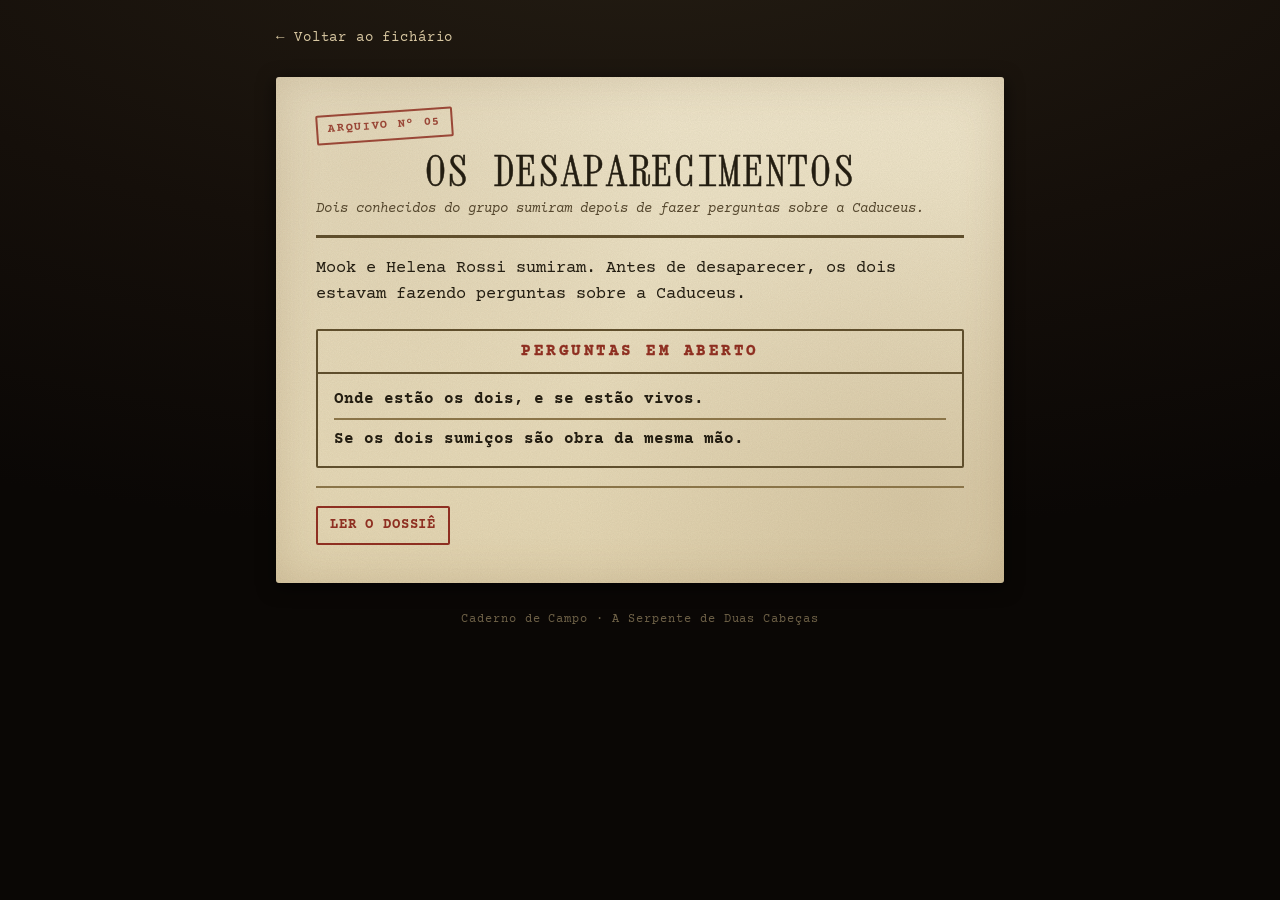
<file: caderno/fichas/05-os-desaparecimentos.html>
<!doctype html>
<html lang="pt-BR">
<head>
<meta charset="utf-8">
<meta name="viewport" content="width=device-width, initial-scale=1, viewport-fit=cover">
<meta name="claude:viewport-fit-sides" content="cover">
<meta name="robots" content="noindex, nofollow">
<title>Os desaparecimentos · Caderno de Campo</title>
<link rel="preconnect" href="https://fonts.googleapis.com">
<link rel="preconnect" href="https://fonts.gstatic.com" crossorigin>
<link rel="stylesheet" href="https://fonts.googleapis.com/css2?family=Courier+Prime:ital,wght@0,400;0,700;1,400&family=Xanh+Mono&family=Crimson+Pro:ital,wght@0,400;0,600;1,400&display=swap">
<link rel="stylesheet" href="../assets/estilo.css">
</head>
<body class="pg-ficha">
<div class="mesa">
<a class="voltar" href="../index.html">← Voltar ao fichário</a>
<article class="ficha papel">
<header>
<span class="carimbo">Arquivo nº 05</span>
<h1>Os desaparecimentos</h1>
<p class="manchete">Dois conhecidos do grupo sumiram depois de fazer perguntas sobre a Caduceus.</p>
</header>
<div class="quadro"><p>Mook e Helena Rossi sumiram. Antes de desaparecer, os dois estavam fazendo perguntas sobre a Caduceus.</p>
<section class="bloco"><h3>Perguntas em aberto</h3>
<ul>
<li>Onde estão os dois, e se estão vivos.</li>
<li>Se os dois sumiços são obra da mesma mão.</li>
</ul></section>
</div>
<details class="dossie">
<summary class="botao"><span class="abrir">Ler o dossiê</span><span class="fechar">Fechar o dossiê</span></summary>
<div class="corpo"><section class="bloco"><h3>Mook</h3>
<ul>
<li>Amigo antigo do O'Donnel, colega de exército, dono do Bar dos Preto.</li>
<li>Entrou no acordo com a Máfia. Enquanto o grupo estava na Islândia, foi às docas de Red Hook perguntar sobre a Caduceus.</li>
<li>A casa dele foi encontrada arrombada e revirada, com sinais de luta e rastros seguindo para a cidade.</li>
</ul></section>
<section class="bloco"><h3>Helena Rossi</h3>
<ul>
<li>Jornalista, da mesma redação do Moretti, e namorada dele.</li>
<li>Investigava a Caduceus. No apartamento dela, o Moretti encontrou uma caixa de recortes e o diário, com a última anotação: <em>"Amanhã vou ao Edifício Meadham."</em></li>
<li>Dolores Parville confirmou a visita, um mês antes. Helena fez perguntas para uma matéria e foi embora.</li>
</ul></section>
</div>
</details>
</article>
<footer class="rodape">Caderno de Campo · A Serpente de Duas Cabeças</footer>
</div>
<script src="../assets/app.js"></script>
</body>
</html>
</file>
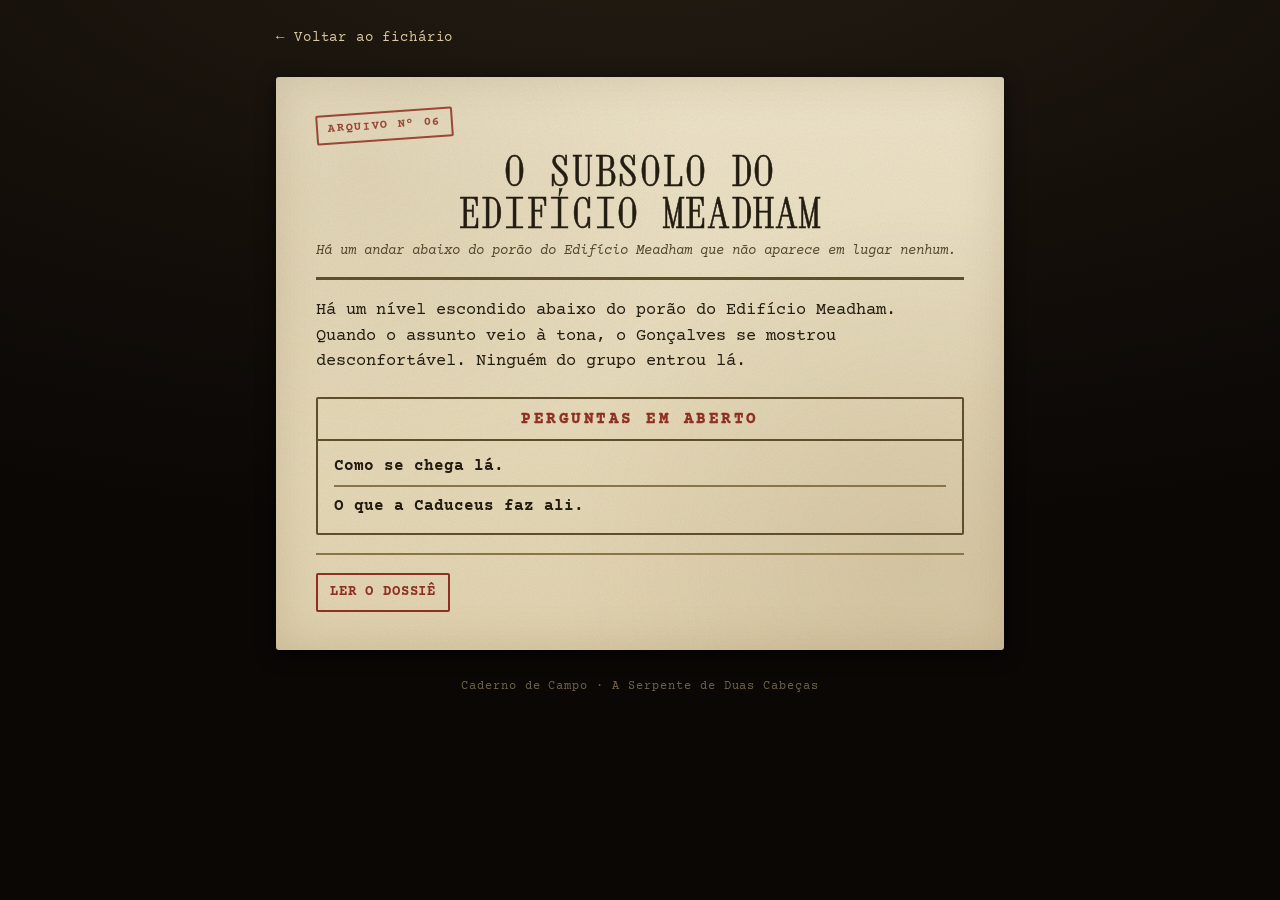
<file: caderno/fichas/06-o-subsolo-do-meadham.html>
<!doctype html>
<html lang="pt-BR">
<head>
<meta charset="utf-8">
<meta name="viewport" content="width=device-width, initial-scale=1, viewport-fit=cover">
<meta name="claude:viewport-fit-sides" content="cover">
<meta name="robots" content="noindex, nofollow">
<title>O subsolo do Edifício Meadham · Caderno de Campo</title>
<link rel="preconnect" href="https://fonts.googleapis.com">
<link rel="preconnect" href="https://fonts.gstatic.com" crossorigin>
<link rel="stylesheet" href="https://fonts.googleapis.com/css2?family=Courier+Prime:ital,wght@0,400;0,700;1,400&family=Xanh+Mono&family=Crimson+Pro:ital,wght@0,400;0,600;1,400&display=swap">
<link rel="stylesheet" href="../assets/estilo.css">
</head>
<body class="pg-ficha">
<div class="mesa">
<a class="voltar" href="../index.html">← Voltar ao fichário</a>
<article class="ficha papel">
<header>
<span class="carimbo">Arquivo nº 06</span>
<h1>O subsolo do Edifício Meadham</h1>
<p class="manchete">Há um andar abaixo do porão do Edifício Meadham que não aparece em lugar nenhum.</p>
</header>
<div class="quadro"><p>Há um nível escondido abaixo do porão do Edifício Meadham. Quando o assunto veio à tona, o Gonçalves se mostrou desconfortável. Ninguém do grupo entrou lá.</p>
<section class="bloco"><h3>Perguntas em aberto</h3>
<ul>
<li>Como se chega lá.</li>
<li>O que a Caduceus faz ali.</li>
</ul></section>
</div>
<details class="dossie">
<summary class="botao"><span class="abrir">Ler o dossiê</span><span class="fechar">Fechar o dossiê</span></summary>
<div class="corpo"><section class="bloco"><h3>O que se sabe</h3>
<ul>
<li>Na carta em português, a nota à mão do Gonçalves registra: "As atividades do subsolo do Edifício seguem."</li>
<li>O sistema de aquecimento tem um ramo que desce abaixo do porão comum, para um nível sem acesso aparente.</li>
<li>O elevador principal não tem botão de subsolo.</li>
<li>O relatório de Frank De Luca sobre o Solar manda guardar materiais científicos e espécimes em um laboratório num porão, pelo que o Hawkes lembra.</li>
<li>Questionado, o Gonçalves disse que o subsolo "é um depósito aberto, o senhor pode descer". O Raul percebeu nele um desconforto.</li>
<li>O Conners não sabia de nada. A confusão dele pareceu genuína.</li>
<li>Na última conversa, o Gonçalves foi duramente pressionado sobre o subsolo. O Hawkes e o O'Donnel passaram do ponto, e a conversa virou briga.</li>
</ul></section>
</div>
</details>
</article>
<footer class="rodape">Caderno de Campo · A Serpente de Duas Cabeças</footer>
</div>
<script src="../assets/app.js"></script>
</body>
</html>
</file>
<file: caderno/assets/estilo.css>
/* Caderno de Campo, 1933 — layout provisório.
   Conceito: fichas de papel envelhecido sobre uma mesa escura de repartição.
   Base: a skin "Papel" do painel de prospecção do Arthur.
   Para mudar o visual, mexa só neste arquivo e em base.html. */
:root {
  --mesa: #110d09;           /* fundo: a mesa à noite */
  --mesa-luz: #241d13;       /* luz da luminária no topo */
  --papel: #e7dcc0;          /* ficha */
  --papel-claro: #efe6cc;
  --papel-escuro: #dccfaa;   /* aba / etiqueta */
  --tinta: #231d11;          /* texto */
  --tinta-suave: #54462d;    /* texto secundário */
  --linha: #8a7448;          /* linhas de formulário */
  --sangue: #8e2f21;         /* carimbo, acento */
  --tinta-clara: #d9c8a2;    /* texto sobre a mesa */
  --pasta: #d9b5a8;          /* divisória rosada das gavetas */
  --pasta-claro: #e6c8bd;
  --pasta-meio: #dfbeb2;
  --f-maquina: 'Courier Prime', 'Courier New', Courier, monospace;
  --f-titulo: 'Xanh Mono', 'Courier Prime', 'Courier New', monospace; /* condensada, serifada e mono */
  --f-texto: 'Crimson Pro', Georgia, 'Times New Roman', serif;
  color-scheme: dark;
}
*, *::before, *::after { box-sizing: border-box; }
html { -webkit-text-size-adjust: 100%; }
body {
  margin: 0;
  background: var(--mesa);
  background-image: radial-gradient(120% 70% at 50% -10%, var(--mesa-luz) 0%, #150f0a 55%, #0a0705 100%);
  background-attachment: fixed;
  color: var(--tinta);
  font-family: var(--f-maquina);
  font-size: 16px;
  line-height: 1.5;
}
.mesa {
  max-width: 760px;
  margin: 0 auto;
  padding-block: 28px 48px;
  padding-left: max(16px, env(safe-area-inset-left, 0px));
  padding-right: max(16px, env(safe-area-inset-right, 0px));
  display: flex; flex-direction: column; gap: 28px;
}
a { color: var(--sangue); }
a:focus-visible, summary:focus-visible, button:focus-visible { outline: 2px dashed var(--sangue); outline-offset: 3px; }

/* ---------- Papel ---------- */
.papel {
  position: relative;
  background-color: var(--papel);
  background-image:
    url("data:image/svg+xml,%3Csvg xmlns='http://www.w3.org/2000/svg' width='140' height='140'%3E%3Cfilter id='n'%3E%3CfeTurbulence type='fractalNoise' baseFrequency='0.9' numOctaves='2' stitchTiles='stitch'/%3E%3CfeColorMatrix type='matrix' values='0 0 0 0 0.2 0 0 0 0 0.15 0 0 0 0 0.08 0 0 0 0.25 0'/%3E%3C/filter%3E%3Crect width='140' height='140' filter='url(%23n)' opacity='0.45'/%3E%3C/svg%3E"),
    radial-gradient(circle at 12% 16%, rgba(150,120,70,.12), transparent 40%),
    radial-gradient(circle at 88% 84%, rgba(120,90,50,.13), transparent 44%),
    linear-gradient(180deg, var(--papel-claro) 0%, #e3d5b1 100%);
  background-size: 140px 140px, cover, cover, cover;
  box-shadow: inset 0 0 46px rgba(120,90,50,.20), 0 4px 18px rgba(0,0,0,.6);
  border-radius: 3px;
}

/* ---------- Cabeçalho da capa ---------- */
.capa { color: var(--tinta-clara); display: flex; flex-direction: column; gap: 14px; padding-top: 8px; position: relative; }
.capa .sobre { text-align: center; font-size: 12px; letter-spacing: .18em; text-transform: uppercase; color: #9a8a68; margin: 0; }
.capa h1 { margin: 0; text-align: center; font-family: var(--f-titulo); font-weight: 400; text-transform: uppercase; font-size: clamp(40px, 11vw, 60px); line-height: .95; letter-spacing: .14em; text-wrap: balance; }
.capa .instrucao { margin: 8px 0 0; font-size: 14px; color: #a89670; font-style: italic; }
.carimbo {
  display: inline-block; align-self: flex-start;
  font-family: var(--f-maquina); font-weight: 700; font-size: 12px; letter-spacing: .14em; text-transform: uppercase;
  color: var(--sangue); border: 2px solid var(--sangue); border-radius: 2px;
  padding: 4px 10px; transform: rotate(-4deg); opacity: .85;
}
/* O carimbo fica no alto do título, cobrindo só a metade de cima, como se tivesse sido batido no papel. */
.titulo-capa { position: relative; margin-top: 30px; }
.capa .carimbo { position: absolute; z-index: 2; left: 0; top: -12px; }

/* ---------- Fichário (etiquetas) ---------- */
.gaveta { display: flex; flex-direction: column; gap: 0; }
.gaveta h2 { display: flex; align-items: flex-end; margin: 0 0 -10px; font-size: 13.5px; font-weight: 700; letter-spacing: .22em; text-transform: uppercase; color: var(--sangue); }
/* Divisória de pasta suspensa: aba à esquerda e a borda da pasta atrás das fichas. */
.gaveta h2 span, .gaveta h2::after {
  background-color: var(--pasta);
  background-image: url("data:image/svg+xml,%3Csvg xmlns='http://www.w3.org/2000/svg' width='140' height='140'%3E%3Cfilter id='n'%3E%3CfeTurbulence type='fractalNoise' baseFrequency='0.9' numOctaves='2' stitchTiles='stitch'/%3E%3CfeColorMatrix type='matrix' values='0 0 0 0 0.3 0 0 0 0 0.12 0 0 0 0 0.08 0 0 0 0.22 0'/%3E%3C/filter%3E%3Crect width='140' height='140' filter='url(%23n)' opacity='0.45'/%3E%3C/svg%3E"), linear-gradient(180deg, var(--pasta-claro) 0%, var(--pasta) 100%);
  background-size: 140px 140px, 100% 100%;
  box-shadow: inset 0 1px 0 rgba(255,245,240,.45);
}
.gaveta h2 span { position: relative; padding: 12px 26px 32px; border-radius: 6px 6px 0 0; }
/* Curva de concordância no canto de dentro, entre a aba e a borda da pasta. */
.gaveta h2 span::after { content: ''; position: absolute; right: -6px; bottom: 30px; width: 6px; height: 6px;
  background: radial-gradient(circle at 100% 0, transparent 5.5px, var(--pasta-meio) 6px); }
.gaveta h2::after { content: ''; flex: 1; height: 30px; margin-left: -1px; border-radius: 0 8px 0 0;
  /* mesmo trecho do degradê da aba (a borda ocupa a metade de baixo dela), para não marcar emenda */
  background-image: url("data:image/svg+xml,%3Csvg xmlns='http://www.w3.org/2000/svg' width='140' height='140'%3E%3Cfilter id='n'%3E%3CfeTurbulence type='fractalNoise' baseFrequency='0.9' numOctaves='2' stitchTiles='stitch'/%3E%3CfeColorMatrix type='matrix' values='0 0 0 0 0.3 0 0 0 0 0.12 0 0 0 0 0.08 0 0 0 0.22 0'/%3E%3C/filter%3E%3Crect width='140' height='140' filter='url(%23n)' opacity='0.45'/%3E%3C/svg%3E"), linear-gradient(180deg, var(--pasta-meio) 0%, var(--pasta) 100%);
  box-shadow: none; }
.etiqueta {
  margin-top: -6px; position: relative;
  /* Ficha inteira num só papel: aba e espiada dividem o mesmo fundo contínuo. */
  background-color: var(--papel-escuro);
  background-image:
    url("data:image/svg+xml,%3Csvg xmlns='http://www.w3.org/2000/svg' width='140' height='140'%3E%3Cfilter id='n'%3E%3CfeTurbulence type='fractalNoise' baseFrequency='0.9' numOctaves='2' stitchTiles='stitch'/%3E%3CfeColorMatrix type='matrix' values='0 0 0 0 0.2 0 0 0 0 0.15 0 0 0 0 0.08 0 0 0 0.25 0'/%3E%3C/filter%3E%3Crect width='140' height='140' filter='url(%23n)' opacity='0.45'/%3E%3C/svg%3E"),
    linear-gradient(180deg, #e6dab9 0%, #d6c79f 100%);
  background-size: 140px 140px, 100% 100%;
  border-radius: 6px 6px 4px 4px;
  box-shadow: 0 -2px 6px rgba(0,0,0,.35), inset 0 1px 0 rgba(255,250,235,.4);
  transition: transform .18s ease;
}
.etiqueta:first-of-type { margin-top: 0; }
.etiqueta:hover { transform: translateY(-3px); }
.etiqueta[open] { transform: translateY(-8px); margin-bottom: 4px; box-shadow: 0 -2px 6px rgba(0,0,0,.35), 0 6px 16px rgba(0,0,0,.45), inset 0 1px 0 rgba(255,250,235,.4); }
.etiqueta > summary {
  list-style: none; cursor: pointer; user-select: none;
  display: flex; align-items: baseline; gap: 14px;
  padding: 14px 18px 18px;
}
.etiqueta > summary::-webkit-details-marker { display: none; }
.etiqueta .num { font-size: 13px; color: var(--sangue); font-weight: 700; flex: none; font-variant-numeric: tabular-nums; }
.etiqueta .tit { font-size: 17px; font-weight: 700; flex: 1; min-width: 0; }
.etiqueta .seta { flex: none; color: var(--tinta-suave); transition: transform .18s ease; }
.etiqueta[open] .seta { transform: rotate(90deg); }
.espiada {
  margin: -4px 18px 0; padding: 14px 0 18px;
  /* 3/4 para o texto e o botão; o último quarto fica livre para uma imagem. */
  display: grid; grid-template-columns: 3fr 1fr; gap: 14px;
  border-top: 2px solid #5f4e2c;
}
.espiada .texto { display: flex; flex-direction: column; align-items: flex-start; gap: 18px; min-width: 0; }
.espiada .lado { min-width: 0; display: flex; justify-content: flex-end; align-items: flex-start; }
/* Foto da espiada (missoes/img/<slug>.png, moldura 800x1200 com o polaroid na parte de baixo).
   Medida no mockup do Arthur: ~35% da largura da ficha (mín. 150px, máx. 240px),
   começando 12px acima do traço, presa à direita e vazando ~10px pela borda e pelo pé da ficha. */
.etiqueta { container-type: inline-size; }
.espiada.com-foto { --foto-w: clamp(150px, 35.3cqw, 240px); position: relative; grid-template-columns: 1fr;
  min-height: calc(var(--foto-w) * 1.5 - 22px); align-content: start; }
.espiada.com-foto .texto { padding-right: calc(var(--foto-w) * .95 - 16px); }
.espiada .foto { position: absolute; z-index: 1; top: -12px; right: -28px; width: var(--foto-w); height: auto;
  pointer-events: none; filter: drop-shadow(0 3px 6px rgba(0,0,0,.25)); }
.espiada .mini { width: 100%; max-width: 96px; height: auto; border: 2px solid var(--linha); }
/* Botões: só contorno, como o carimbo. */
.botao {
  display: inline-block; flex: none;
  font-family: var(--f-maquina); font-weight: 700; font-size: 14px; letter-spacing: .06em; text-transform: uppercase;
  color: var(--sangue); background: transparent; text-decoration: none;
  padding: 7px 12px; border-radius: 2px; border: 2px solid var(--sangue); cursor: pointer;
}
.botao:hover { background: rgba(142,47,33,.08); }

/* ---------- Ficha ---------- */
.voltar { color: var(--tinta-clara); text-decoration: none; font-size: 14px; letter-spacing: .06em; }
.voltar:hover { color: #f0e2bf; }
.ficha { padding: 26px 22px 28px; display: flex; flex-direction: column; gap: 18px; }
@media (min-width: 640px) { .ficha { padding: 34px 40px 38px; } }
.ficha header { display: flex; flex-direction: column; gap: 8px; border-bottom: 3px solid #5f4e2c; padding-bottom: 16px; }
.ficha h1 { margin: 0; text-align: center; font-family: var(--f-titulo); font-weight: 400; text-transform: uppercase; font-size: clamp(32px, 8.5vw, 42px); line-height: 1; letter-spacing: .04em; -webkit-text-stroke: .5px currentColor; /* a Xanh Mono só tem um peso: o contorno faz o papel de negrito leve */ text-wrap: balance; }
.ficha .manchete { margin: 0; font-size: 14px; line-height: 1.45; color: var(--tinta-suave); font-style: italic; }
.quadro { display: flex; flex-direction: column; gap: 22px; font-size: 16px; }
/* Cada seção do quadro num box de linha fina, com respiro entre eles. */
.bloco { border: 2px solid #5f4e2c; border-radius: 2px; padding: 0 0 8px; display: flex; flex-direction: column; gap: 6px; }
/* Cabeçalho do box: faixa centralizada separada por um traço fino, como num formulário. */
.ficha .bloco h3 { margin: 0; padding: 9px 16px 8px; border-bottom: 2px solid #5f4e2c; text-align: center; font-size: 15.5px; font-weight: 700; letter-spacing: .16em; -webkit-text-stroke: .3px currentColor; }
.ficha .bloco > :not(h3) { padding-left: 16px; padding-right: 16px; }
.quadro > p { margin: 0; font-size: 17px; }
.ficha h3 {
  margin: 8px 0 0; font-size: 12px; letter-spacing: .16em; text-transform: uppercase; color: var(--sangue);
}
.ficha ul { margin: 0; padding: 0; list-style: none; }
.ficha li { padding: 7px 0; border-bottom: 2px solid var(--linha); }
.ficha li:last-child { border-bottom: 0; }
.ficha li strong { font-weight: 700; }
.quadro li { font-weight: 700; }
.quadro li strong { color: var(--sangue); }

/* Dossiê */
.dossie { border-top: 2px solid var(--linha); padding-top: 18px; }
.dossie > summary { list-style: none; cursor: pointer; display: inline-block; }
.dossie > summary::-webkit-details-marker { display: none; }
.dossie[open] > summary { margin-bottom: 8px; }
.dossie .fechar { display: none; }
.dossie[open] .abrir { display: none; }
.dossie[open] .fechar { display: inline; }
.dossie .corpo { font-family: var(--f-texto); font-size: 18px; line-height: 1.5; display: flex; flex-direction: column; gap: 22px; }
.dossie .corpo h3 { font-family: var(--f-maquina); }
.dossie .corpo p { margin: 0; }
.dossie .corpo em { color: var(--tinta-suave); }

/* ---------- Documento ---------- */
.registro { display: grid; grid-template-columns: max-content 1fr; gap: 0; margin: 0; font-size: 14px; }
.registro dt, .registro dd { margin: 0; padding: 6px 0; border-bottom: 2px solid var(--linha); }
.registro dt { padding-right: 14px; color: var(--tinta-suave); text-transform: uppercase; letter-spacing: .08em; font-size: 12px; }
.galeria { display: flex; flex-wrap: wrap; gap: 12px; }
.galeria button { padding: 0; border: 2px solid var(--linha); background: none; cursor: zoom-in; line-height: 0; box-shadow: 0 2px 8px rgba(0,0,0,.25); }
.galeria img { width: 120px; height: auto; }
.transcricao { font-family: var(--f-texto); font-size: 18px; line-height: 1.5; display: flex; flex-direction: column; gap: 10px; }
.transcricao p { margin: 0; }
.transcricao .timbre { font-size: 14px; line-height: 1.35; font-style: italic; color: var(--tinta-suave); }
.transcricao .timbre b { font-weight: 700; }
.transcricao blockquote { margin: 0; padding-left: 14px; border-left: 3px solid var(--linha); font-style: italic; }
.transcricao hr { border: 0; border-top: 2px dashed var(--linha); width: 100%; margin: 6px 0; }
.sem-imagem { font-size: 14px; color: var(--tinta-suave); font-style: italic; margin: 0; }

/* ---------- Galeria em tela cheia ---------- */
.lupa { position: fixed; inset: 0; z-index: 50; background: rgba(8,6,4,.94); display: flex; align-items: center; justify-content: center;
  padding: calc(48px + env(safe-area-inset-top, 0px)) max(12px, env(safe-area-inset-right, 0px)) calc(56px + env(safe-area-inset-bottom, 0px)) max(12px, env(safe-area-inset-left, 0px)); }
.lupa img { max-width: 100%; max-height: 100%; object-fit: contain; box-shadow: 0 6px 30px rgba(0,0,0,.7); }
.lupa button { position: absolute; background: none; border: 1px solid #6b5a3a; color: var(--tinta-clara); font-family: var(--f-maquina); font-size: 15px; padding: 8px 12px; cursor: pointer; border-radius: 2px; }
.lupa .x { top: calc(10px + env(safe-area-inset-top, 0px)); right: max(12px, env(safe-area-inset-right, 0px)); }
.lupa .ant { left: max(12px, env(safe-area-inset-left, 0px)); bottom: calc(12px + env(safe-area-inset-bottom, 0px)); }
.lupa .prox { right: max(12px, env(safe-area-inset-right, 0px)); bottom: calc(12px + env(safe-area-inset-bottom, 0px)); }
.lupa .cont { position: absolute; bottom: calc(20px + env(safe-area-inset-bottom, 0px)); left: 50%; transform: translateX(-50%); color: #9a8a68; font-size: 13px; }

.rodape { color: #6f6248; font-size: 12px; text-align: center; letter-spacing: .08em; }

@media (prefers-reduced-motion: reduce) { * { transition: none !important; } }

/* Barra de voltar ao portal dos jogadores. Só aparece no site publicado (GitHub Pages), nunca no Portal do Mestre. */
.ths-topo{grid-column:1 / -1;display:flex;align-items:center;justify-content:space-between;color:var(--tinta-clara);border-bottom:1.33px solid var(--tinta-clara);padding:0 1px 7px;font-family:var(--f-maquina)}
.ths-topo a{display:inline-flex;color:inherit;text-decoration:none;padding:10px;margin:-10px}
.ths-topo i{width:11.2px;height:11.2px;border:1.33px solid currentColor;display:grid;place-items:center}
.ths-topo svg{width:8px;height:6px;stroke:currentColor;fill:none;stroke-width:1.33}
.ths-topo b{height:11.2px;border:1.33px solid currentColor;border-left:0;font-size:7.2px;letter-spacing:.2em;padding:0 7px 0 8px;line-height:10px;text-transform:uppercase}
.ths-topo span{font-size:9.3px;letter-spacing:.2em;text-transform:uppercase}
</file>
